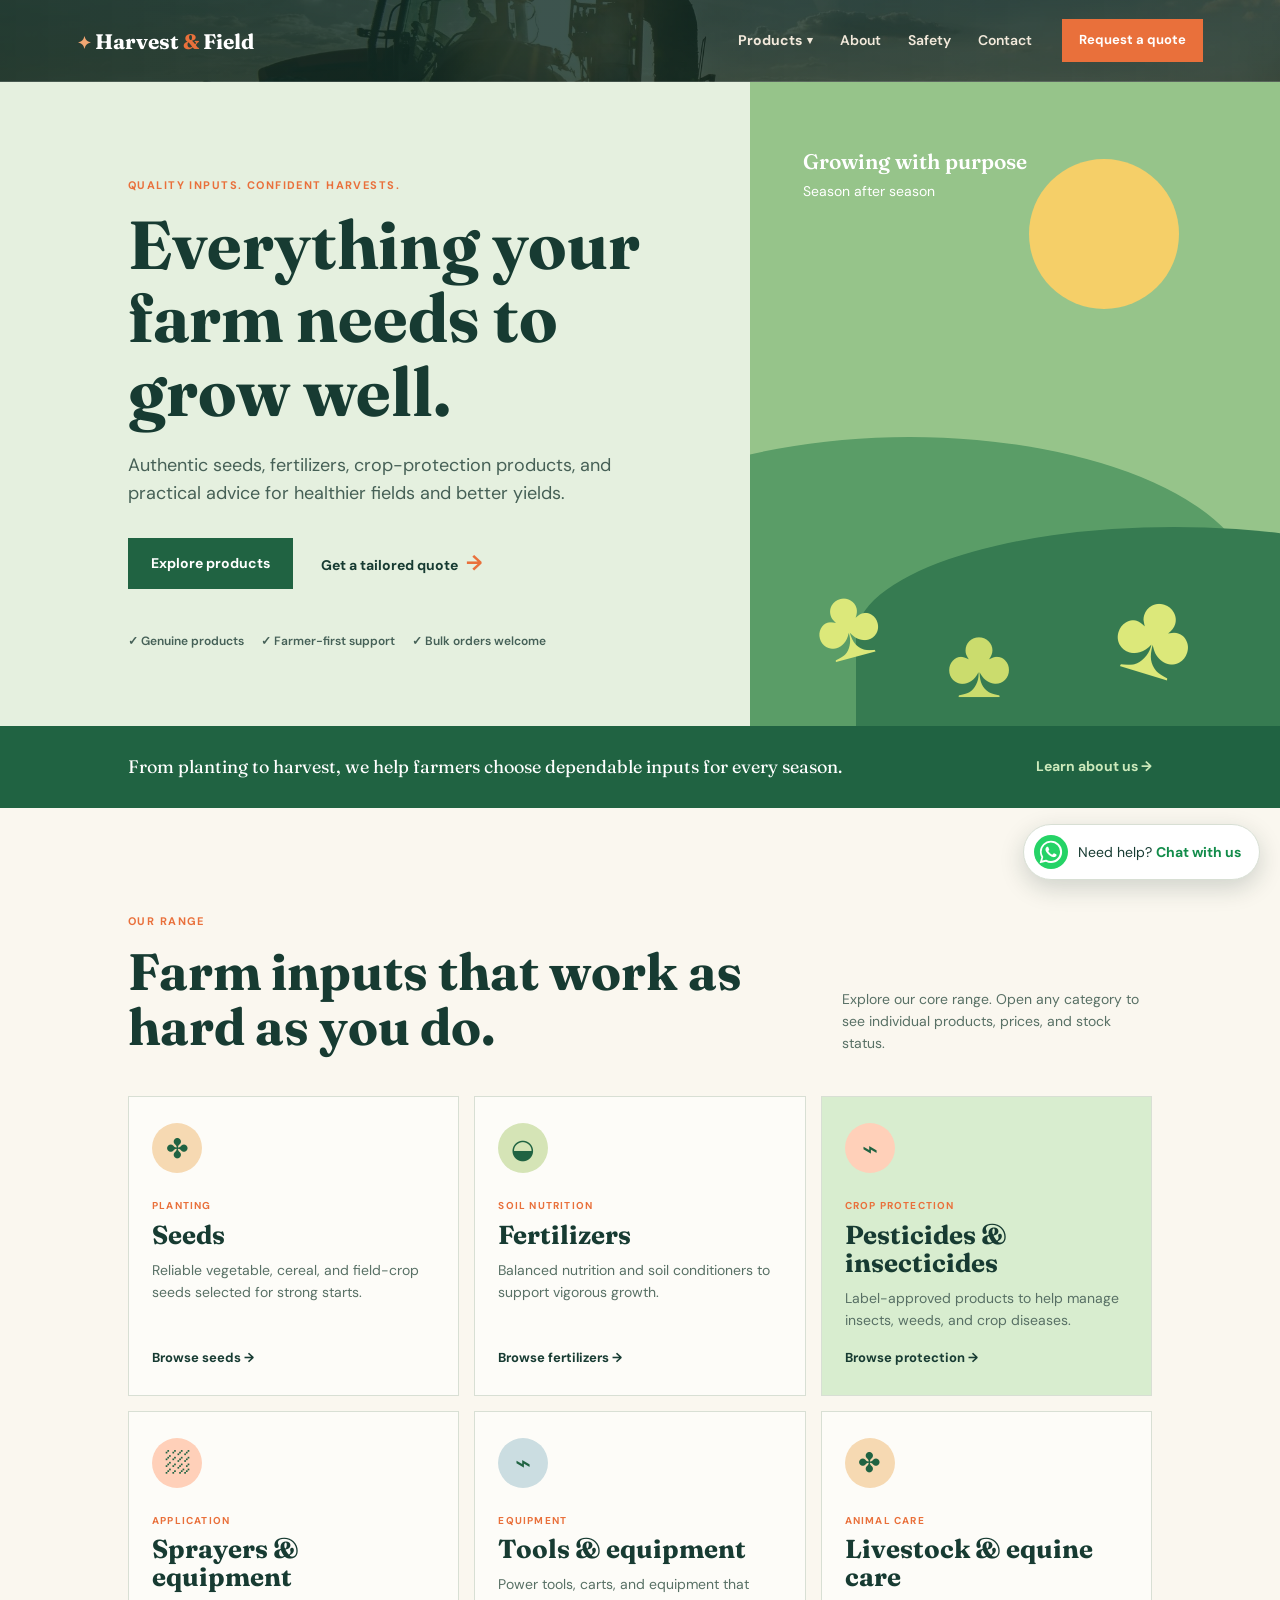
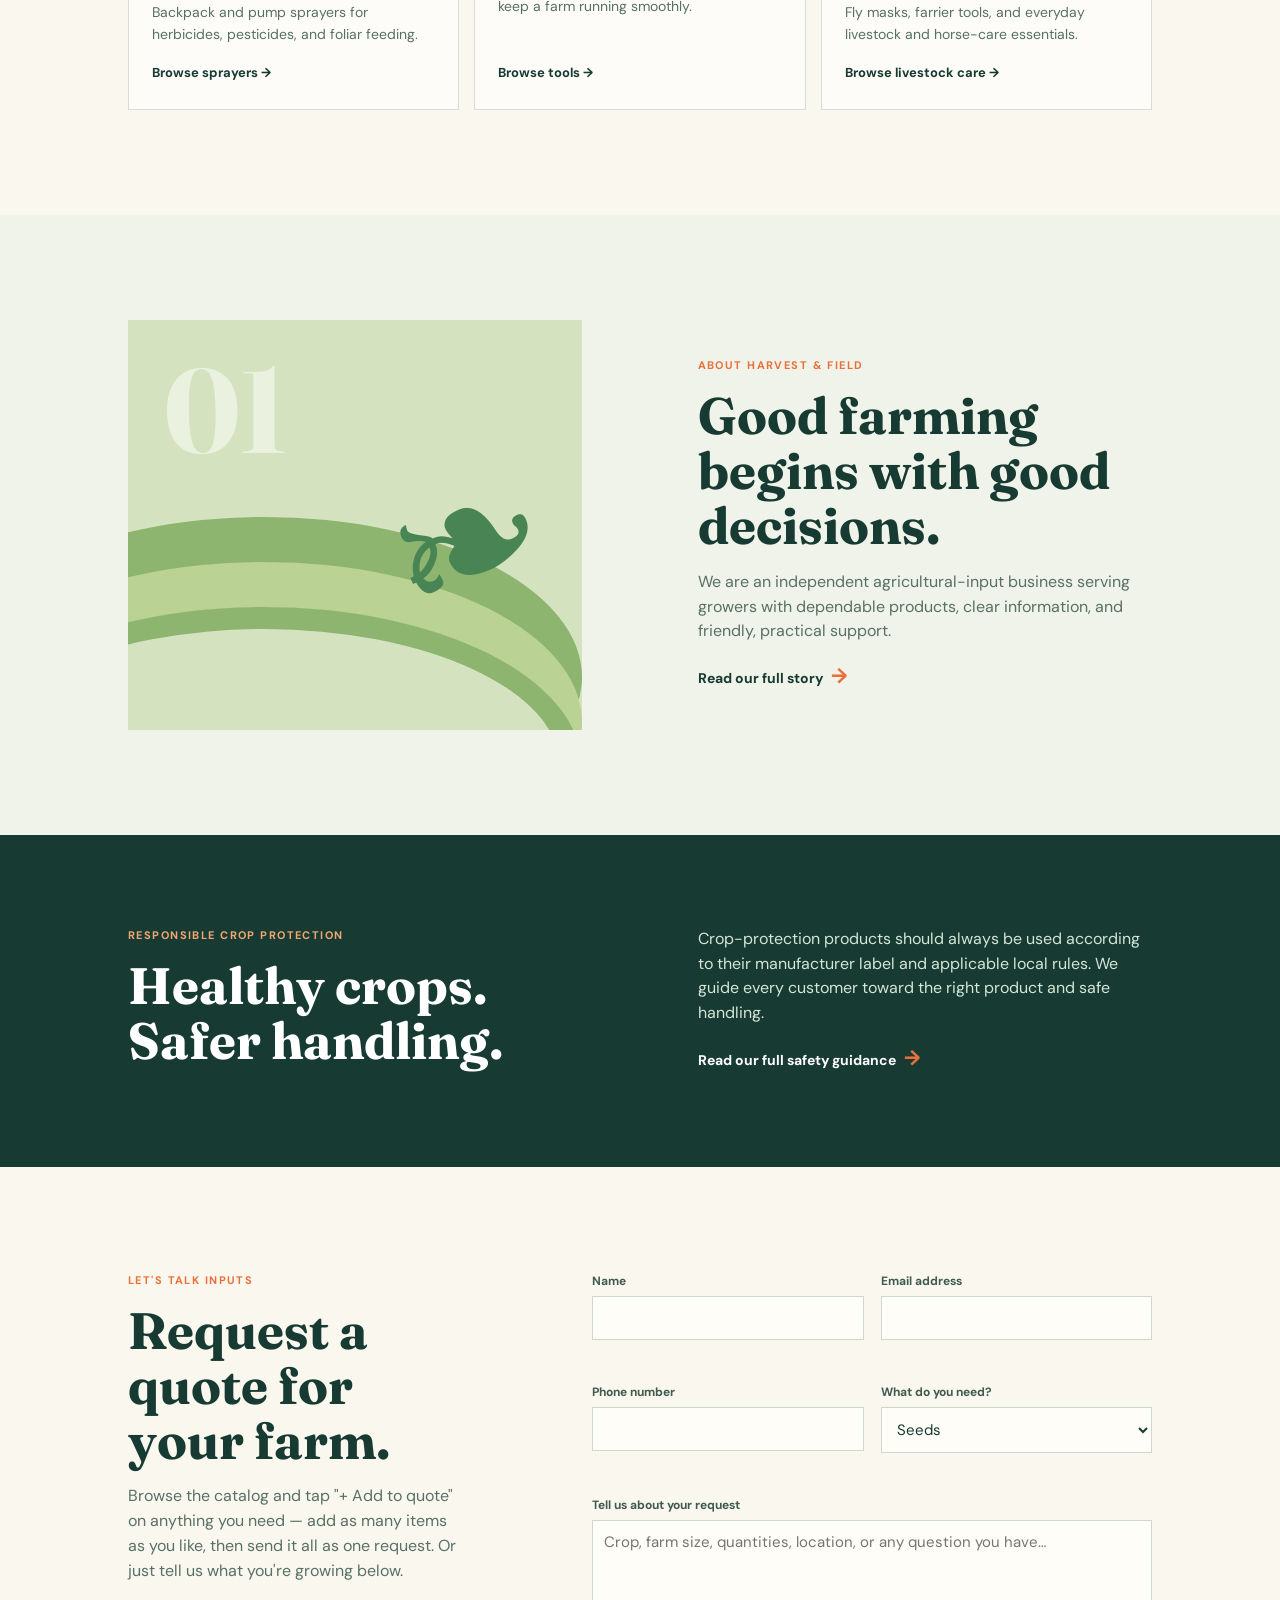
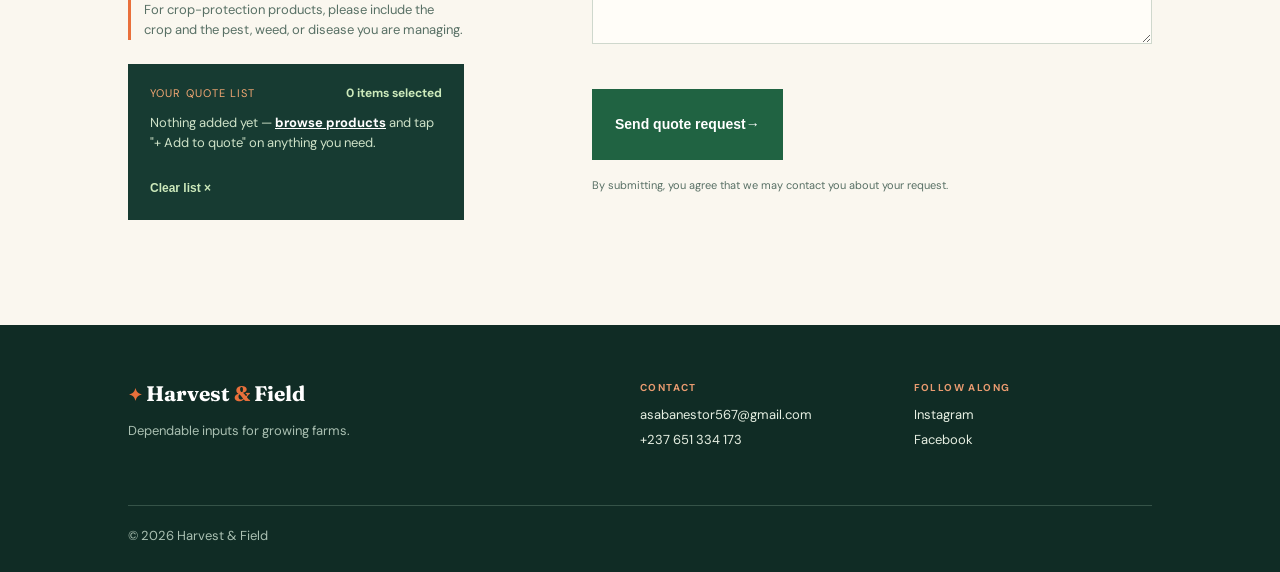
<file: index.html>
<!doctype html>
<html lang="en">
  <head>
    <meta charset="UTF-8" />
    <meta name="viewport" content="width=device-width, initial-scale=1.0" />
    <meta name="description" content="Trusted crop protection, fertilizers, seeds, and farm inputs." />
    <title>Harvest &amp; Field | Agricultural Inputs</title>
    <link rel="preconnect" href="https://fonts.googleapis.com" />
    <link rel="preconnect" href="https://fonts.gstatic.com" crossorigin />
    <link href="https://fonts.googleapis.com/css2?family=DM+Sans:wght@400;500;600;700&family=Fraunces:opsz,wght@9..144,600;9..144,700&display=swap" rel="stylesheet" />
    <link rel="stylesheet" href="styles.css" />
  </head>
  <body>
    <!-- Replace the phone number below with your real WhatsApp Business number (digits only, country code first, no + or spaces) -->
    <a class="whatsapp-widget" href="https://wa.me/237651334173" target="_blank" rel="noopener noreferrer" aria-label="Chat with us on WhatsApp">
      <svg class="whatsapp-icon" viewBox="0 0 32 32" xmlns="http://www.w3.org/2000/svg" aria-hidden="true">
        <circle cx="16" cy="16" r="16" fill="#25D366"/>
        <path fill="#fff" d="M23.47 8.52A10.4 10.4 0 0 0 16.02 5.3c-5.76 0-10.44 4.68-10.44 10.44 0 1.84.48 3.63 1.4 5.21L5.3 26.7l5.9-1.55a10.42 10.42 0 0 0 4.82 1.23h.01c5.76 0 10.44-4.68 10.44-10.44 0-2.79-1.09-5.41-3.06-7.38zm-7.45 16.06h-.01a8.66 8.66 0 0 1-4.42-1.21l-.32-.19-3.5.92.94-3.42-.21-.35a8.65 8.65 0 0 1-1.33-4.6 8.68 8.68 0 0 1 8.68-8.68 8.62 8.62 0 0 1 6.14 2.55 8.61 8.61 0 0 1 2.54 6.14c0 4.79-3.9 8.68-8.68 8.68zm4.76-6.5c-.26-.13-1.54-.76-1.78-.85-.24-.09-.41-.13-.59.13-.17.26-.67.85-.82 1.02-.15.17-.3.19-.56.06-.26-.13-1.08-.4-2.06-1.27-.76-.68-1.28-1.51-1.42-1.77-.15-.26-.02-.4.11-.53.11-.11.26-.3.39-.44.13-.15.17-.26.26-.43.09-.17.04-.32-.02-.45-.06-.13-.59-1.43-.81-1.95-.21-.51-.43-.44-.59-.45l-.5-.01c-.17 0-.45.06-.69.32-.24.26-.9.88-.9 2.15 0 1.27.92 2.5 1.05 2.67.13.17 1.81 2.76 4.38 3.87.61.26 1.09.42 1.46.54.61.19 1.17.17 1.61.1.49-.07 1.54-.63 1.75-1.24.22-.61.22-1.13.15-1.24-.06-.11-.24-.17-.5-.3z"/>
      </svg>
      <span class="whatsapp-text">Need help? <strong>Chat with us</strong></span>
    </a>
    <header class="site-header">
      <a class="brand" href="#home" aria-label="Harvest and Field home"><span class="brand-mark">✦</span> Harvest <em>&amp;</em> Field</a>
      <button class="menu-button" aria-expanded="false" aria-controls="site-nav">Menu</button>
      <nav id="site-nav" class="site-nav" aria-label="Main navigation">
        <div class="nav-dropdown">
          <button class="nav-dropdown-trigger" aria-expanded="false" aria-controls="nav-dropdown-panel">Products <span class="caret">▾</span></button>
          <div id="nav-dropdown-panel" class="nav-dropdown-panel">
            <a href="products/index.html#seeds">Seeds</a>
            <a href="products/index.html#fertilizers">Fertilizers</a>
            <a href="products/index.html#protection">Pesticides &amp; insecticides</a>
            <a href="products/index.html#sprayers">Sprayers &amp; application equipment</a>
            <a href="products/index.html#tools">Tools &amp; equipment</a>
            <a href="products/index.html#livestock-care">Livestock &amp; equine care</a>
            <a class="nav-dropdown-all" href="products/index.html">View all products →</a>
          </div>
        </div>
        <a href="about.html">About</a><a href="safety.html">Safety</a><a href="#contact">Contact</a>
        <a href="#quote" class="nav-cta-mobile">Request a quote <span class="cart-badge" data-cart-badge hidden>0</span></a>
      </nav>
      <a class="button button-small header-cta" href="#quote">Request a quote <span class="cart-badge" data-cart-badge hidden>0</span></a>
    </header>

    <main>
      <section id="home" class="hero">
        <div class="hero-copy">
          <p class="eyebrow">Quality inputs. Confident harvests.</p>
          <h1>Everything your farm needs to grow well.</h1>
          <p class="hero-text">Authentic seeds, fertilizers, crop-protection products, and practical advice for healthier fields and better yields.</p>
          <div class="hero-actions"><a class="button" href="products/index.html">Explore products</a><a class="text-link" href="#quote">Get a tailored quote <span>→</span></a></div>
          <div class="trust-row"><span>✓ Genuine products</span><span>✓ Farmer-first support</span><span>✓ Bulk orders welcome</span></div>
        </div>
        <div class="hero-art" role="img" aria-label="Illustration of growing farm crops">
          <div class="sun"></div><div class="hill hill-back"></div><div class="hill hill-front"></div><div class="plant plant-one">♣</div><div class="plant plant-two">♣</div><div class="plant plant-three">♣</div>
          <p>Growing with purpose<br /><span>Season after season</span></p>
        </div>
      </section>

      <section class="intro-strip"><p>From planting to harvest, we help farmers choose dependable inputs for every season.</p><a href="about.html">Learn about us →</a></section>

      <section id="products" class="section products">
        <div class="section-heading"><div><p class="eyebrow">Our range</p><h2>Farm inputs that work as hard as you do.</h2></div><p>Explore our core range. Open any category to see individual products, prices, and stock status.</p></div>
        <div class="product-grid product-grid-6">
          <a class="product-card" href="products/index.html#seeds"><div class="product-icon seed">✤</div><p class="card-label">Planting</p><h3>Seeds</h3><p>Reliable vegetable, cereal, and field-crop seeds selected for strong starts.</p><span class="text-link-inline">Browse seeds →</span></a>
          <a class="product-card" href="products/index.html#fertilizers"><div class="product-icon fertilizer">◒</div><p class="card-label">Soil nutrition</p><h3>Fertilizers</h3><p>Balanced nutrition and soil conditioners to support vigorous growth.</p><span class="text-link-inline">Browse fertilizers →</span></a>
          <a class="product-card featured" href="products/index.html#protection"><div class="product-icon protect">⌁</div><p class="card-label">Crop protection</p><h3>Pesticides &amp; insecticides</h3><p>Label-approved products to help manage insects, weeds, and crop diseases.</p><span class="text-link-inline">Browse protection →</span></a>
          <a class="product-card" href="products/index.html#sprayers"><div class="product-icon protect">⛆</div><p class="card-label">Application</p><h3>Sprayers &amp; equipment</h3><p>Backpack and pump sprayers for herbicides, pesticides, and foliar feeding.</p><span class="text-link-inline">Browse sprayers →</span></a>
          <a class="product-card" href="products/index.html#tools"><div class="product-icon tools">⌁</div><p class="card-label">Equipment</p><h3>Tools &amp; equipment</h3><p>Power tools, carts, and equipment that keep a farm running smoothly.</p><span class="text-link-inline">Browse tools →</span></a>
          <a class="product-card" href="products/index.html#livestock-care"><div class="product-icon seed">✤</div><p class="card-label">Animal care</p><h3>Livestock &amp; equine care</h3><p>Fly masks, farrier tools, and everyday livestock and horse-care essentials.</p><span class="text-link-inline">Browse livestock care →</span></a>
        </div>
      </section>

      <section id="about" class="section story">
        <div class="story-art"><span>01</span><div class="field-lines"></div><div class="story-leaf">❧</div></div>
        <div class="story-copy"><p class="eyebrow">About Harvest &amp; Field</p><h2>Good farming begins with good decisions.</h2><p>We are an independent agricultural-input business serving growers with dependable products, clear information, and friendly, practical support.</p><a class="text-link" href="about.html">Read our full story <span>→</span></a></div>
      </section>

      <section id="safety" class="safety-section"><div><p class="eyebrow">Responsible crop protection</p><h2>Healthy crops. Safer handling.</h2></div><div class="safety-copy"><p>Crop-protection products should always be used according to their manufacturer label and applicable local rules. We guide every customer toward the right product and safe handling.</p><a href="safety.html" class="text-link">Read our full safety guidance <span>→</span></a></div></section>

      <section id="quote" class="quote-section">
        <div class="quote-copy">
          <p class="eyebrow">Let's talk inputs</p>
          <h2>Request a quote for your farm.</h2>
          <p>Browse the catalog and tap "+ Add to quote" on anything you need — add as many items as you like, then send it all as one request. Or just tell us what you're growing below.</p>
          <p class="small-note">For crop-protection products, please include the crop and the pest, weed, or disease you are managing.</p>

          <div class="quote-cart-box">
            <div class="quote-cart-header">
              <p class="quote-selected-label">Your quote list</p>
              <span id="quote-cart-count" class="quote-cart-count">0 items selected</span>
            </div>
            <p id="quote-cart-empty" class="quote-cart-empty">Nothing added yet — <a href="products/index.html">browse products</a> and tap "+ Add to quote" on anything you need.</p>
            <ul id="quote-cart-list" class="quote-cart-list" hidden></ul>
            <button type="button" class="text-link quote-clear" id="quote-cart-clear">Clear list ×</button>
          </div>
        </div>
        <!-- Replace YOUR_FORMSPREE_FORM_ID with the form ID from your Formspree dashboard. -->
        <form class="quote-form" action="https://formspree.io/f/YOUR_FORMSPREE_FORM_ID" method="POST">
          <label>Name<input type="text" name="name" required autocomplete="name" /></label>
          <label>Email address<input type="email" name="email" required autocomplete="email" /></label>
          <label>Phone number<input type="tel" name="phone" autocomplete="tel" /></label>
          <label>What do you need?<select name="interest" id="quote-interest">
            <option value="Seeds">Seeds</option>
            <option value="Fertilizers">Fertilizers</option>
            <option value="Pesticides and insecticides">Pesticides &amp; insecticides</option>
            <option value="Sprayers and application equipment">Sprayers &amp; application equipment</option>
            <option value="Tools and equipment">Tools &amp; equipment</option>
            <option value="Livestock and equine care">Livestock &amp; equine care</option>
            <option value="Bulk order">Bulk order</option>
          </select></label>
          <input type="hidden" name="products" id="quote-products-field" value="" />
          <label class="full-width">Tell us about your request<textarea name="message" id="quote-message" rows="5" required placeholder="Crop, farm size, quantities, location, or any question you have…"></textarea></label>
          <input type="hidden" name="_subject" value="New Harvest & Field quote request" />
          <button class="button form-button" type="submit">Send quote request <span>→</span></button>
          <p class="form-note">By submitting, you agree that we may contact you about your request.</p>
        </form>
      </section>
    </main>
    <footer id="contact" class="site-footer"><div class="footer-brand"><a class="brand" href="#home"><span class="brand-mark">✦</span> Harvest <em>&amp;</em> Field</a><p>Dependable inputs for growing farms.</p></div><div><p class="footer-label">Contact</p><a href="mailto:asabanestor567@gmail.com">asabanestor567@gmail.com</a><a href="tel:+237651334173">+237 651 334 173</a></div><div><p class="footer-label">Follow along</p><a href="#">Instagram</a><a href="#">Facebook</a></div><p class="copyright">© <span id="year"></span> Harvest &amp; Field</p></footer>
    <script src="products.js"></script>
    <script src="script.js"></script>
    <script src="quote-cart.js"></script>
  </body>
</html>
</file>
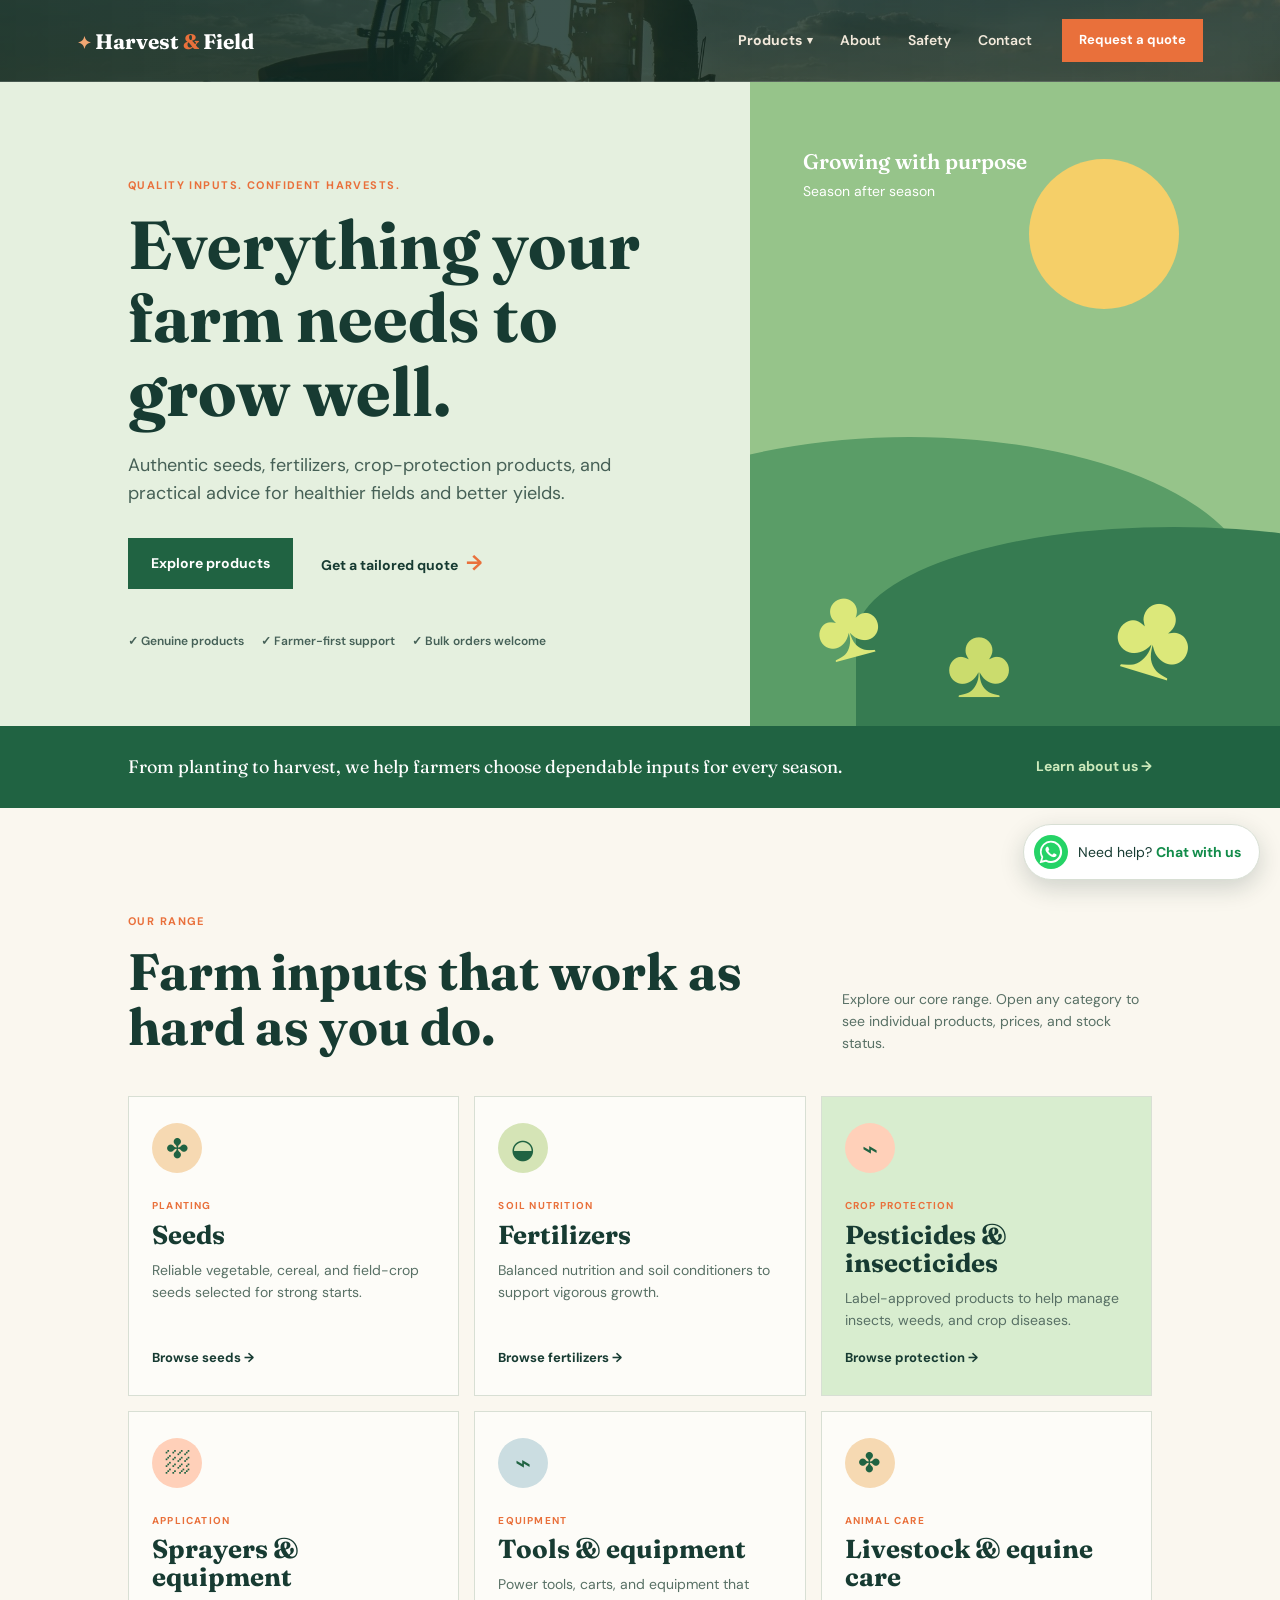
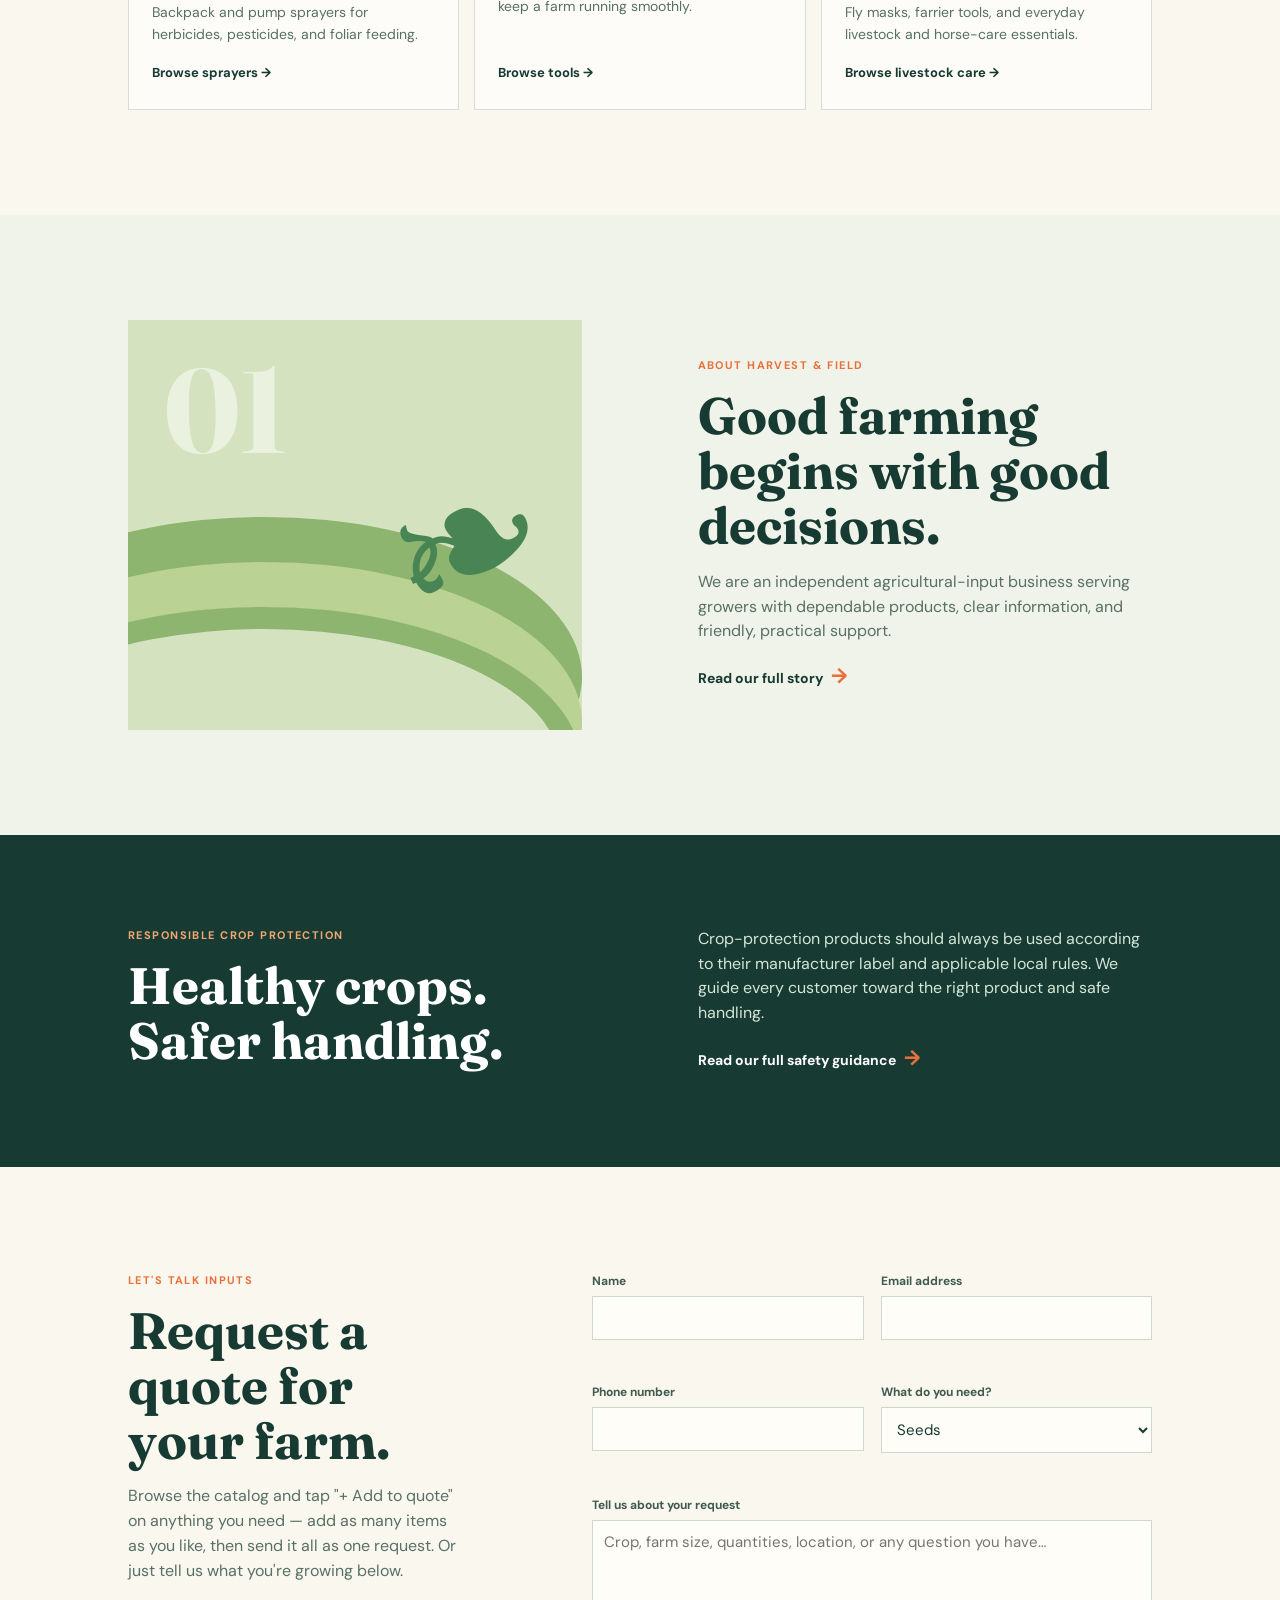
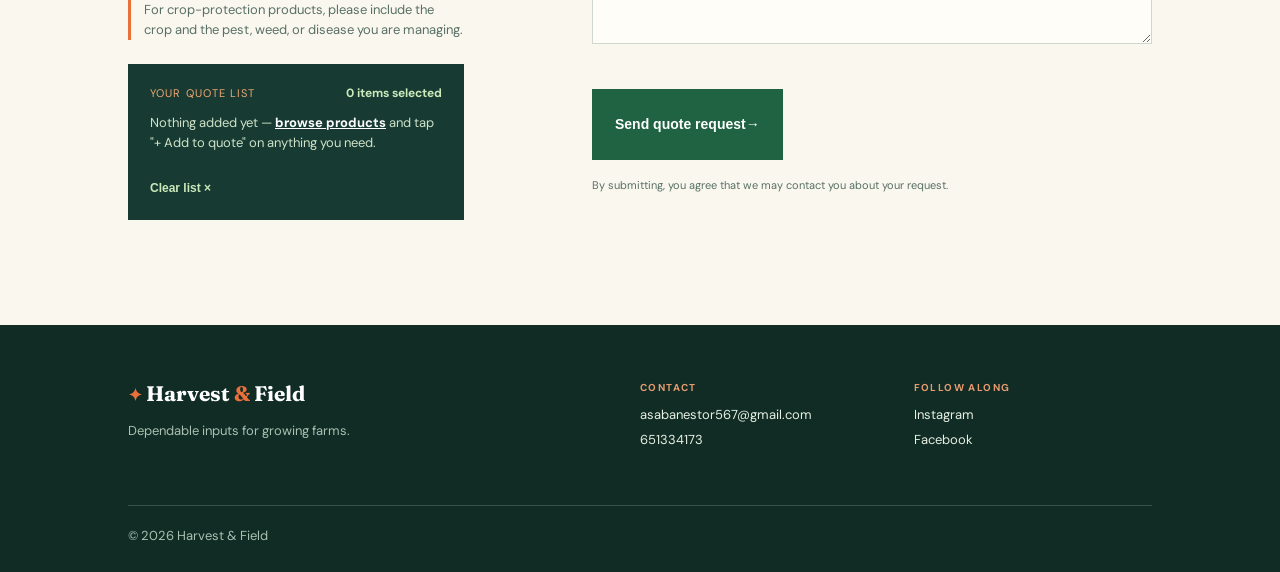
<file: harvest-and-field-site/index.html>
<!doctype html>
<html lang="en">
  <head>
    <meta charset="UTF-8" />
    <meta name="viewport" content="width=device-width, initial-scale=1.0" />
    <meta name="description" content="Trusted crop protection, fertilizers, seeds, and farm inputs." />
    <title>Harvest &amp; Field | Agricultural Inputs</title>
    <link rel="preconnect" href="https://fonts.googleapis.com" />
    <link rel="preconnect" href="https://fonts.gstatic.com" crossorigin />
    <link href="https://fonts.googleapis.com/css2?family=DM+Sans:wght@400;500;600;700&family=Fraunces:opsz,wght@9..144,600;9..144,700&display=swap" rel="stylesheet" />
    <link rel="stylesheet" href="styles.css" />
  </head>
  <body>
    <!-- Replace the phone number below with your real WhatsApp Business number (digits only, country code first, no + or spaces) -->
    <a class="whatsapp-widget" href="https://wa.me/651334173" target="_blank" rel="noopener noreferrer" aria-label="Chat with us on WhatsApp">
      <svg class="whatsapp-icon" viewBox="0 0 32 32" xmlns="http://www.w3.org/2000/svg" aria-hidden="true">
        <circle cx="16" cy="16" r="16" fill="#25D366"/>
        <path fill="#fff" d="M23.47 8.52A10.4 10.4 0 0 0 16.02 5.3c-5.76 0-10.44 4.68-10.44 10.44 0 1.84.48 3.63 1.4 5.21L5.3 26.7l5.9-1.55a10.42 10.42 0 0 0 4.82 1.23h.01c5.76 0 10.44-4.68 10.44-10.44 0-2.79-1.09-5.41-3.06-7.38zm-7.45 16.06h-.01a8.66 8.66 0 0 1-4.42-1.21l-.32-.19-3.5.92.94-3.42-.21-.35a8.65 8.65 0 0 1-1.33-4.6 8.68 8.68 0 0 1 8.68-8.68 8.62 8.62 0 0 1 6.14 2.55 8.61 8.61 0 0 1 2.54 6.14c0 4.79-3.9 8.68-8.68 8.68zm4.76-6.5c-.26-.13-1.54-.76-1.78-.85-.24-.09-.41-.13-.59.13-.17.26-.67.85-.82 1.02-.15.17-.3.19-.56.06-.26-.13-1.08-.4-2.06-1.27-.76-.68-1.28-1.51-1.42-1.77-.15-.26-.02-.4.11-.53.11-.11.26-.3.39-.44.13-.15.17-.26.26-.43.09-.17.04-.32-.02-.45-.06-.13-.59-1.43-.81-1.95-.21-.51-.43-.44-.59-.45l-.5-.01c-.17 0-.45.06-.69.32-.24.26-.9.88-.9 2.15 0 1.27.92 2.5 1.05 2.67.13.17 1.81 2.76 4.38 3.87.61.26 1.09.42 1.46.54.61.19 1.17.17 1.61.1.49-.07 1.54-.63 1.75-1.24.22-.61.22-1.13.15-1.24-.06-.11-.24-.17-.5-.3z"/>
      </svg>
      <span class="whatsapp-text">Need help? <strong>Chat with us</strong></span>
    </a>
    <header class="site-header">
      <a class="brand" href="#home" aria-label="Harvest and Field home"><span class="brand-mark">✦</span> Harvest <em>&amp;</em> Field</a>
      <button class="menu-button" aria-expanded="false" aria-controls="site-nav">Menu</button>
      <nav id="site-nav" class="site-nav" aria-label="Main navigation">
        <div class="nav-dropdown">
          <button class="nav-dropdown-trigger" aria-expanded="false" aria-controls="nav-dropdown-panel">Products <span class="caret">▾</span></button>
          <div id="nav-dropdown-panel" class="nav-dropdown-panel">
            <a href="products/index.html#seeds">Seeds</a>
            <a href="products/index.html#fertilizers">Fertilizers</a>
            <a href="products/index.html#protection">Pesticides &amp; insecticides</a>
            <a href="products/index.html#sprayers">Sprayers &amp; application equipment</a>
            <a href="products/index.html#tools">Tools &amp; equipment</a>
            <a href="products/index.html#livestock-care">Livestock &amp; equine care</a>
            <a class="nav-dropdown-all" href="products/index.html">View all products →</a>
          </div>
        </div>
        <a href="about.html">About</a><a href="safety.html">Safety</a><a href="#contact">Contact</a>
        <a href="#quote" class="nav-cta-mobile">Request a quote <span class="cart-badge" data-cart-badge hidden>0</span></a>
      </nav>
      <a class="button button-small header-cta" href="#quote">Request a quote <span class="cart-badge" data-cart-badge hidden>0</span></a>
    </header>

    <main>
      <section id="home" class="hero">
        <div class="hero-copy">
          <p class="eyebrow">Quality inputs. Confident harvests.</p>
          <h1>Everything your farm needs to grow well.</h1>
          <p class="hero-text">Authentic seeds, fertilizers, crop-protection products, and practical advice for healthier fields and better yields.</p>
          <div class="hero-actions"><a class="button" href="products/index.html">Explore products</a><a class="text-link" href="#quote">Get a tailored quote <span>→</span></a></div>
          <div class="trust-row"><span>✓ Genuine products</span><span>✓ Farmer-first support</span><span>✓ Bulk orders welcome</span></div>
        </div>
        <div class="hero-art" role="img" aria-label="Illustration of growing farm crops">
          <div class="sun"></div><div class="hill hill-back"></div><div class="hill hill-front"></div><div class="plant plant-one">♣</div><div class="plant plant-two">♣</div><div class="plant plant-three">♣</div>
          <p>Growing with purpose<br /><span>Season after season</span></p>
        </div>
      </section>

      <section class="intro-strip"><p>From planting to harvest, we help farmers choose dependable inputs for every season.</p><a href="about.html">Learn about us →</a></section>

      <section id="products" class="section products">
        <div class="section-heading"><div><p class="eyebrow">Our range</p><h2>Farm inputs that work as hard as you do.</h2></div><p>Explore our core range. Open any category to see individual products, prices, and stock status.</p></div>
        <div class="product-grid product-grid-6">
          <a class="product-card" href="products/index.html#seeds"><div class="product-icon seed">✤</div><p class="card-label">Planting</p><h3>Seeds</h3><p>Reliable vegetable, cereal, and field-crop seeds selected for strong starts.</p><span class="text-link-inline">Browse seeds →</span></a>
          <a class="product-card" href="products/index.html#fertilizers"><div class="product-icon fertilizer">◒</div><p class="card-label">Soil nutrition</p><h3>Fertilizers</h3><p>Balanced nutrition and soil conditioners to support vigorous growth.</p><span class="text-link-inline">Browse fertilizers →</span></a>
          <a class="product-card featured" href="products/index.html#protection"><div class="product-icon protect">⌁</div><p class="card-label">Crop protection</p><h3>Pesticides &amp; insecticides</h3><p>Label-approved products to help manage insects, weeds, and crop diseases.</p><span class="text-link-inline">Browse protection →</span></a>
          <a class="product-card" href="products/index.html#sprayers"><div class="product-icon protect">⛆</div><p class="card-label">Application</p><h3>Sprayers &amp; equipment</h3><p>Backpack and pump sprayers for herbicides, pesticides, and foliar feeding.</p><span class="text-link-inline">Browse sprayers →</span></a>
          <a class="product-card" href="products/index.html#tools"><div class="product-icon tools">⌁</div><p class="card-label">Equipment</p><h3>Tools &amp; equipment</h3><p>Power tools, carts, and equipment that keep a farm running smoothly.</p><span class="text-link-inline">Browse tools →</span></a>
          <a class="product-card" href="products/index.html#livestock-care"><div class="product-icon seed">✤</div><p class="card-label">Animal care</p><h3>Livestock &amp; equine care</h3><p>Fly masks, farrier tools, and everyday livestock and horse-care essentials.</p><span class="text-link-inline">Browse livestock care →</span></a>
        </div>
      </section>

      <section id="about" class="section story">
        <div class="story-art"><span>01</span><div class="field-lines"></div><div class="story-leaf">❧</div></div>
        <div class="story-copy"><p class="eyebrow">About Harvest &amp; Field</p><h2>Good farming begins with good decisions.</h2><p>We are an independent agricultural-input business serving growers with dependable products, clear information, and friendly, practical support.</p><a class="text-link" href="about.html">Read our full story <span>→</span></a></div>
      </section>

      <section id="safety" class="safety-section"><div><p class="eyebrow">Responsible crop protection</p><h2>Healthy crops. Safer handling.</h2></div><div class="safety-copy"><p>Crop-protection products should always be used according to their manufacturer label and applicable local rules. We guide every customer toward the right product and safe handling.</p><a href="safety.html" class="text-link">Read our full safety guidance <span>→</span></a></div></section>

      <section id="quote" class="quote-section">
        <div class="quote-copy">
          <p class="eyebrow">Let's talk inputs</p>
          <h2>Request a quote for your farm.</h2>
          <p>Browse the catalog and tap "+ Add to quote" on anything you need — add as many items as you like, then send it all as one request. Or just tell us what you're growing below.</p>
          <p class="small-note">For crop-protection products, please include the crop and the pest, weed, or disease you are managing.</p>

          <div class="quote-cart-box">
            <div class="quote-cart-header">
              <p class="quote-selected-label">Your quote list</p>
              <span id="quote-cart-count" class="quote-cart-count">0 items selected</span>
            </div>
            <p id="quote-cart-empty" class="quote-cart-empty">Nothing added yet — <a href="products/index.html">browse products</a> and tap "+ Add to quote" on anything you need.</p>
            <ul id="quote-cart-list" class="quote-cart-list" hidden></ul>
            <button type="button" class="text-link quote-clear" id="quote-cart-clear">Clear list ×</button>
          </div>
        </div>
        <!-- Replace YOUR_FORMSPREE_FORM_ID with the form ID from your Formspree dashboard. -->
        <form class="quote-form" action="https://formspree.io/f/YOUR_FORMSPREE_FORM_ID" method="POST">
          <label>Name<input type="text" name="name" required autocomplete="name" /></label>
          <label>Email address<input type="email" name="email" required autocomplete="email" /></label>
          <label>Phone number<input type="tel" name="phone" autocomplete="tel" /></label>
          <label>What do you need?<select name="interest" id="quote-interest">
            <option value="Seeds">Seeds</option>
            <option value="Fertilizers">Fertilizers</option>
            <option value="Pesticides and insecticides">Pesticides &amp; insecticides</option>
            <option value="Sprayers and application equipment">Sprayers &amp; application equipment</option>
            <option value="Tools and equipment">Tools &amp; equipment</option>
            <option value="Livestock and equine care">Livestock &amp; equine care</option>
            <option value="Bulk order">Bulk order</option>
          </select></label>
          <input type="hidden" name="products" id="quote-products-field" value="" />
          <label class="full-width">Tell us about your request<textarea name="message" id="quote-message" rows="5" required placeholder="Crop, farm size, quantities, location, or any question you have…"></textarea></label>
          <input type="hidden" name="_subject" value="New Harvest & Field quote request" />
          <button class="button form-button" type="submit">Send quote request <span>→</span></button>
          <p class="form-note">By submitting, you agree that we may contact you about your request.</p>
        </form>
      </section>
    </main>
    <footer id="contact" class="site-footer"><div class="footer-brand"><a class="brand" href="#home"><span class="brand-mark">✦</span> Harvest <em>&amp;</em> Field</a><p>Dependable inputs for growing farms.</p></div><div><p class="footer-label">Contact</p><a href="mailto:asabanestor567@gmail.com">asabanestor567@gmail.com</a><a href="tel:651334173">651334173</a></div><div><p class="footer-label">Follow along</p><a href="#">Instagram</a><a href="#">Facebook</a></div><p class="copyright">© <span id="year"></span> Harvest &amp; Field</p></footer>
    <script src="products.js"></script>
    <script src="script.js"></script>
    <script src="quote-cart.js"></script>
  </body>
</html>
</file>
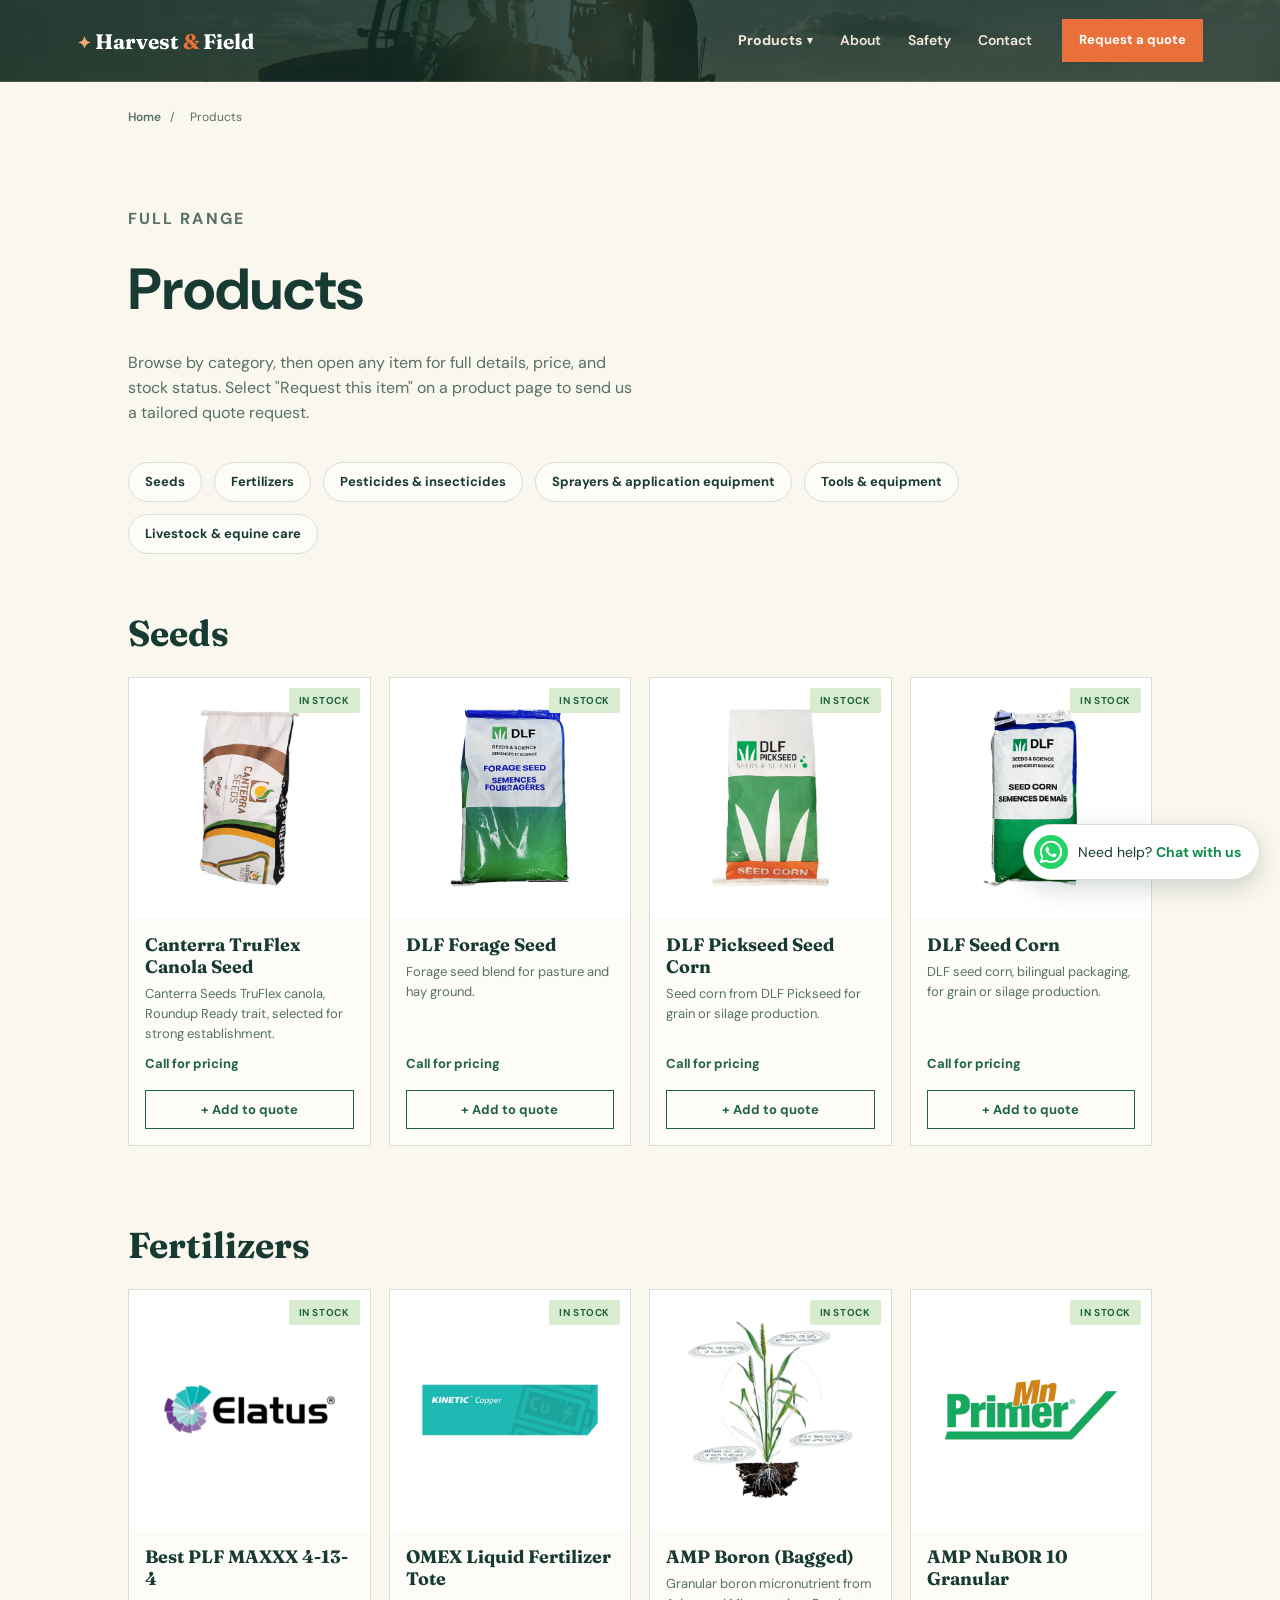
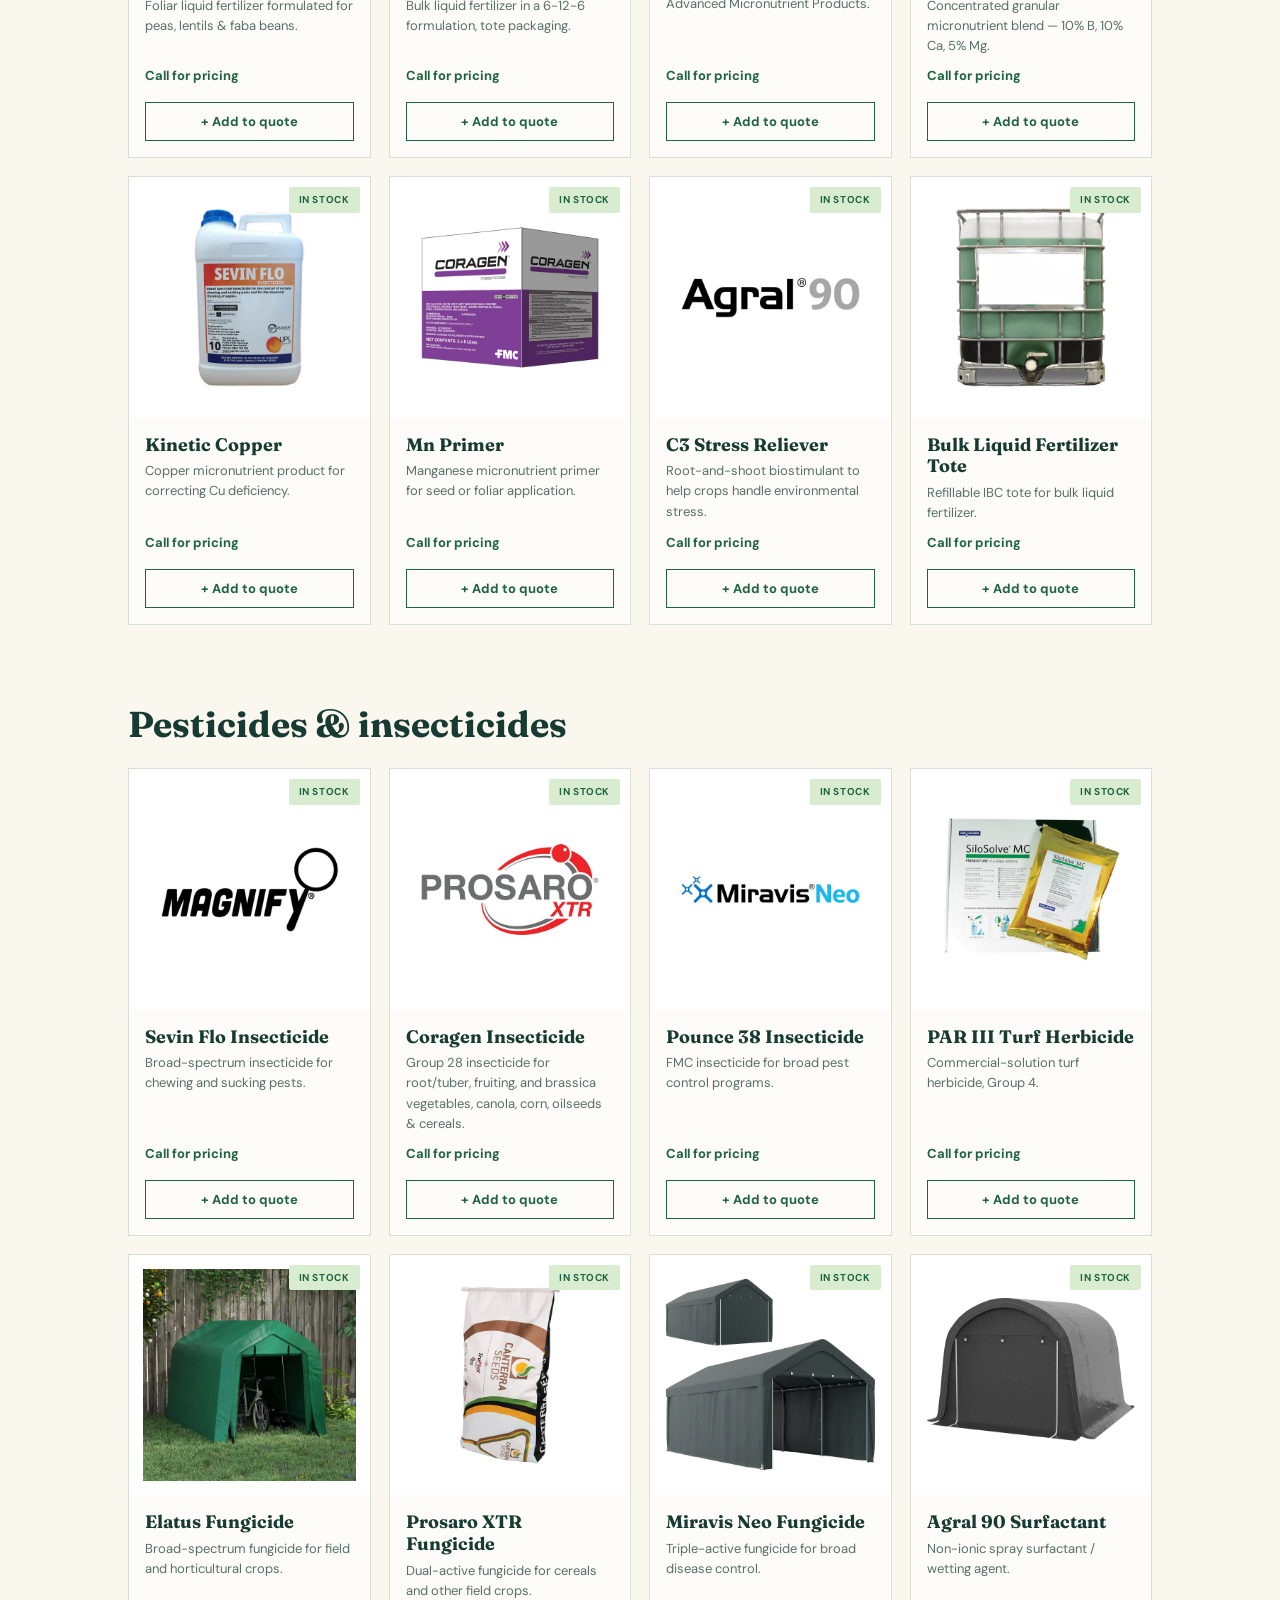
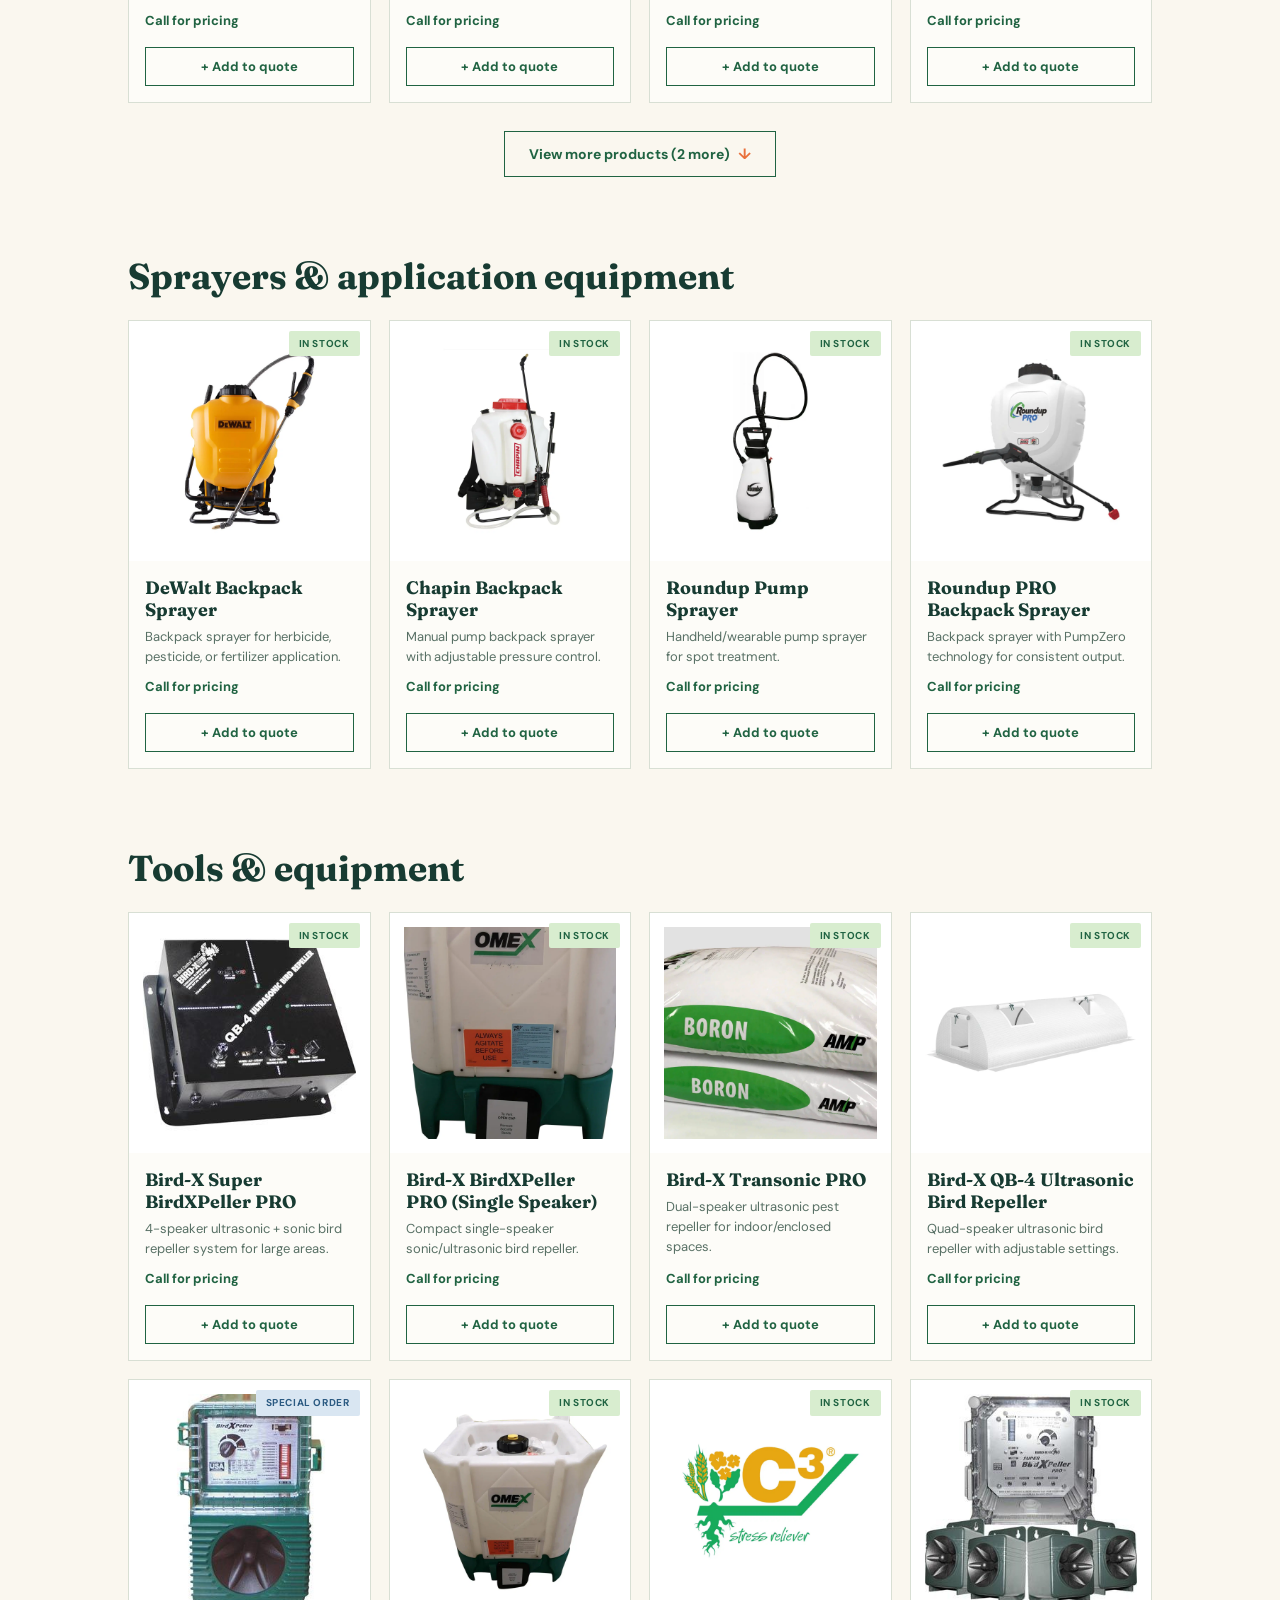
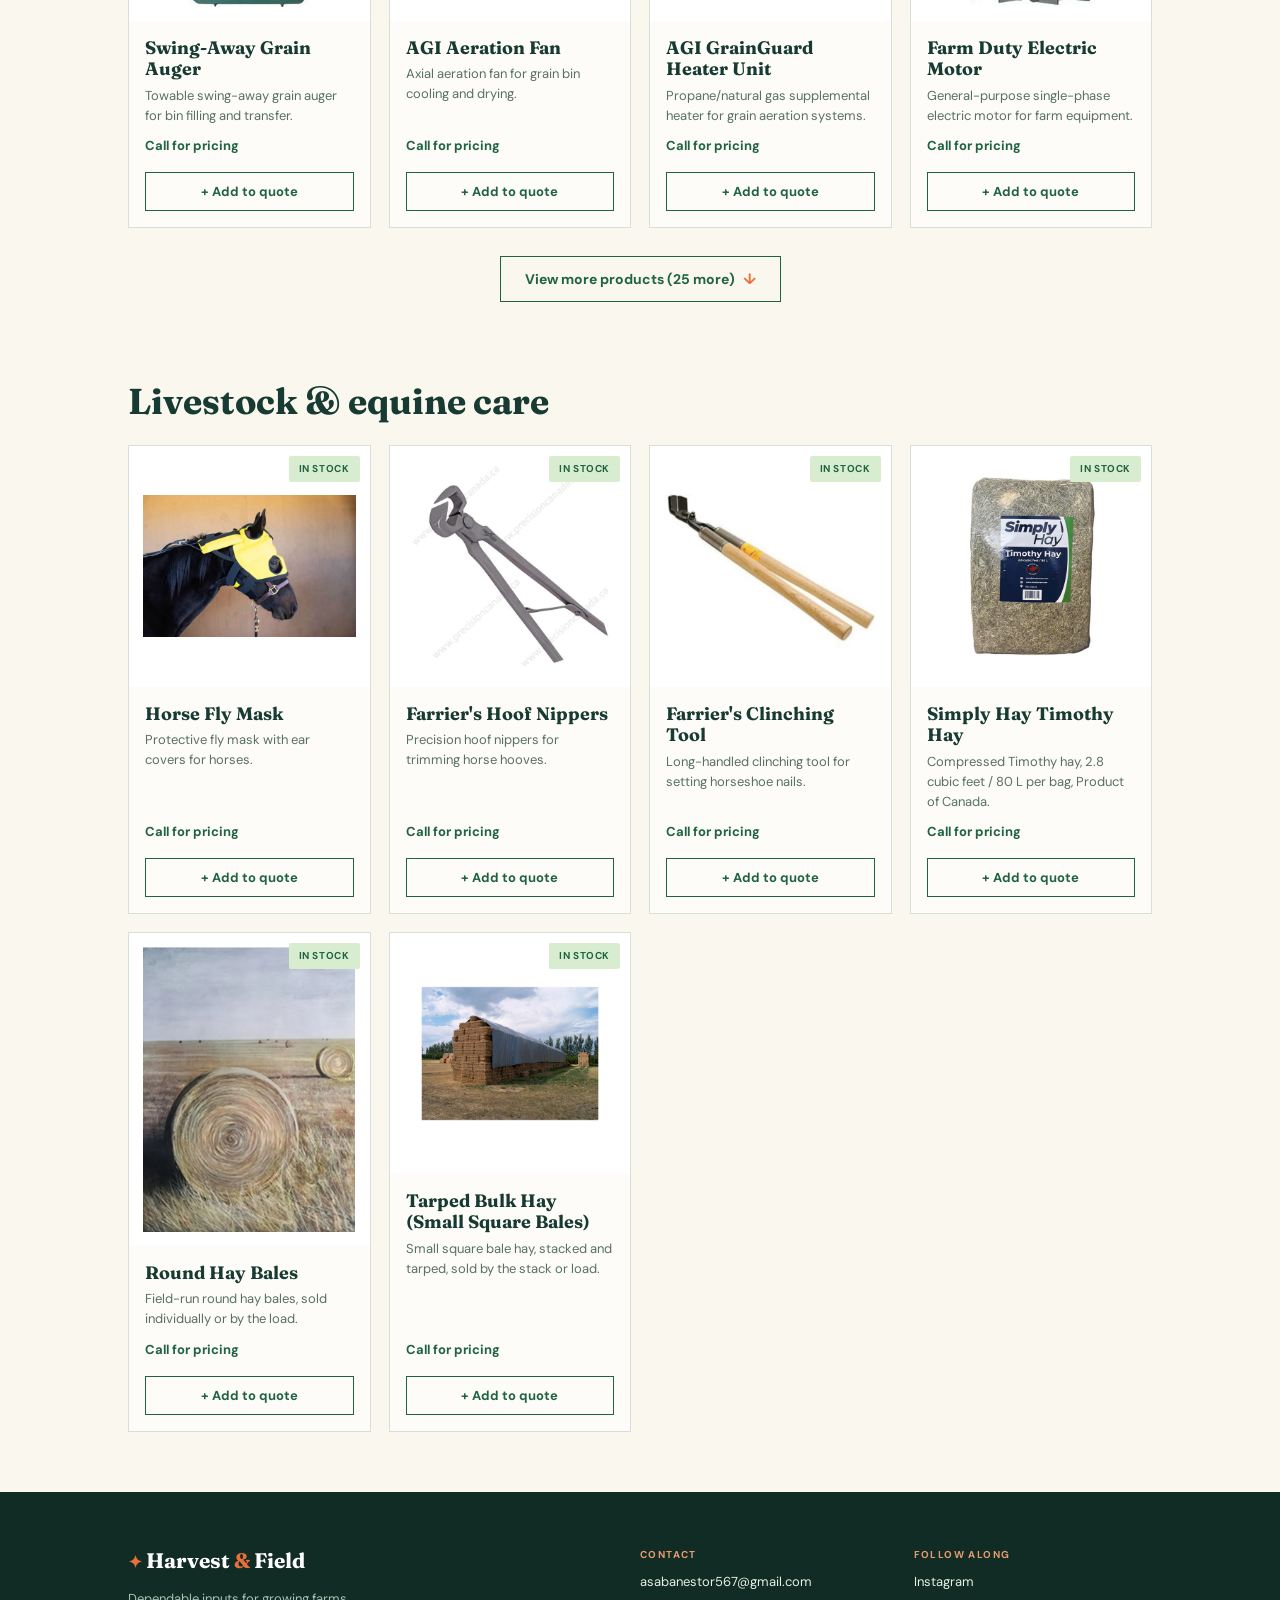
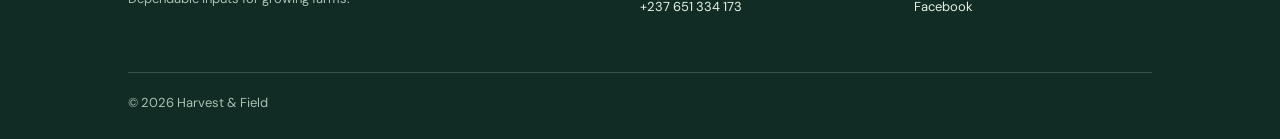
<file: products/index.html>
<!doctype html>
<html lang="en">
  <head>
    <meta charset="UTF-8" />
    <meta name="viewport" content="width=device-width, initial-scale=1.0" />
    <meta name="description" content="Browse seeds, fertilizers, crop protection, sprayers, farm tools, and livestock care products from Harvest & Field." />
    <title>Products | Harvest &amp; Field</title>
    <link rel="preconnect" href="https://fonts.googleapis.com" />
    <link rel="preconnect" href="https://fonts.gstatic.com" crossorigin />
    <link href="https://fonts.googleapis.com/css2?family=DM+Sans:wght@400;500;600;700&family=Fraunces:opsz,wght@9..144,600;9..144,700&display=swap" rel="stylesheet" />
    <link rel="stylesheet" href="../styles.css" />
  </head>
  <body>
    <!-- Replace the phone number below with your real WhatsApp Business number (digits only, country code first, no + or spaces) -->
    <a class="whatsapp-widget" href="https://wa.me/237651334173" target="_blank" rel="noopener noreferrer" aria-label="Chat with us on WhatsApp">
      <svg class="whatsapp-icon" viewBox="0 0 32 32" xmlns="http://www.w3.org/2000/svg" aria-hidden="true">
        <circle cx="16" cy="16" r="16" fill="#25D366"/>
        <path fill="#fff" d="M23.47 8.52A10.4 10.4 0 0 0 16.02 5.3c-5.76 0-10.44 4.68-10.44 10.44 0 1.84.48 3.63 1.4 5.21L5.3 26.7l5.9-1.55a10.42 10.42 0 0 0 4.82 1.23h.01c5.76 0 10.44-4.68 10.44-10.44 0-2.79-1.09-5.41-3.06-7.38zm-7.45 16.06h-.01a8.66 8.66 0 0 1-4.42-1.21l-.32-.19-3.5.92.94-3.42-.21-.35a8.65 8.65 0 0 1-1.33-4.6 8.68 8.68 0 0 1 8.68-8.68 8.62 8.62 0 0 1 6.14 2.55 8.61 8.61 0 0 1 2.54 6.14c0 4.79-3.9 8.68-8.68 8.68zm4.76-6.5c-.26-.13-1.54-.76-1.78-.85-.24-.09-.41-.13-.59.13-.17.26-.67.85-.82 1.02-.15.17-.3.19-.56.06-.26-.13-1.08-.4-2.06-1.27-.76-.68-1.28-1.51-1.42-1.77-.15-.26-.02-.4.11-.53.11-.11.26-.3.39-.44.13-.15.17-.26.26-.43.09-.17.04-.32-.02-.45-.06-.13-.59-1.43-.81-1.95-.21-.51-.43-.44-.59-.45l-.5-.01c-.17 0-.45.06-.69.32-.24.26-.9.88-.9 2.15 0 1.27.92 2.5 1.05 2.67.13.17 1.81 2.76 4.38 3.87.61.26 1.09.42 1.46.54.61.19 1.17.17 1.61.1.49-.07 1.54-.63 1.75-1.24.22-.61.22-1.13.15-1.24-.06-.11-.24-.17-.5-.3z"/>
      </svg>
      <span class="whatsapp-text">Need help? <strong>Chat with us</strong></span>
    </a>
    <header class="site-header">
      <a class="brand" href="../index.html#home" aria-label="Harvest and Field home"><span class="brand-mark">✦</span> Harvest <em>&amp;</em> Field</a>
      <button class="menu-button" aria-expanded="false" aria-controls="site-nav">Menu</button>
      <nav id="site-nav" class="site-nav" aria-label="Main navigation">
        <div class="nav-dropdown">
          <button class="nav-dropdown-trigger" aria-expanded="false" aria-controls="nav-dropdown-panel">Products <span class="caret">▾</span></button>
          <div id="nav-dropdown-panel" class="nav-dropdown-panel">
            <a href="index.html#seeds">Seeds</a>
            <a href="index.html#fertilizers">Fertilizers</a>
            <a href="index.html#protection">Pesticides &amp; insecticides</a>
            <a href="index.html#sprayers">Sprayers &amp; application equipment</a>
            <a href="index.html#tools">Tools &amp; equipment</a>
            <a href="index.html#livestock-care">Livestock &amp; equine care</a>
            <a class="nav-dropdown-all" href="index.html">View all products →</a>
          </div>
        </div>
        <a href="../about.html">About</a><a href="../safety.html">Safety</a><a href="../index.html#contact">Contact</a>
        <a href="../index.html#quote" class="nav-cta-mobile">Request a quote <span class="cart-badge" data-cart-badge hidden>0</span></a>
      </nav>
      <a class="button button-small header-cta" href="../index.html#quote">Request a quote <span class="cart-badge" data-cart-badge hidden>0</span></a>
    </header>

    <main>
      <nav class="breadcrumb" aria-label="Breadcrumb">
        <a href="../index.html">Home</a> <span>/</span> <span>Products</span>
      </nav>

      <section class="catalog-hero">
        <p class="eyebrow">Full range</p>
        <h1>Products</h1>
        <p>Browse by category, then open any item for full details, price, and stock status. Select "Request this item" on a product page to send us a tailored quote request.</p>
      </section>

      <section class="catalog-filters" aria-label="Filter by category">
        <a href="#seeds" class="filter-chip">Seeds</a>
        <a href="#fertilizers" class="filter-chip">Fertilizers</a>
        <a href="#protection" class="filter-chip">Pesticides &amp; insecticides</a>
        <a href="#sprayers" class="filter-chip">Sprayers &amp; application equipment</a>
        <a href="#tools" class="filter-chip">Tools &amp; equipment</a>
        <a href="#livestock-care" class="filter-chip">Livestock &amp; equine care</a>
      </section>

      <section id="seeds" class="catalog-section">
        <h2>Seeds</h2>
        <div class="catalog-grid" id="grid-seeds"></div>
      </section>

      <section id="fertilizers" class="catalog-section">
        <h2>Fertilizers</h2>
        <div class="catalog-grid" id="grid-fertilizers"></div>
      </section>

      <section id="protection" class="catalog-section">
        <h2>Pesticides &amp; insecticides</h2>
        <div class="catalog-grid" id="grid-protection"></div>
      </section>

      <section id="sprayers" class="catalog-section">
        <h2>Sprayers &amp; application equipment</h2>
        <div class="catalog-grid" id="grid-sprayers"></div>
      </section>

      <section id="tools" class="catalog-section">
        <h2>Tools &amp; equipment</h2>
        <div class="catalog-grid" id="grid-tools"></div>
      </section>

      <section id="livestock-care" class="catalog-section">
        <h2>Livestock &amp; equine care</h2>
        <div class="catalog-grid" id="grid-livestock-care"></div>
      </section>
    </main>

    <footer id="contact" class="site-footer"><div class="footer-brand"><a class="brand" href="../index.html#home"><span class="brand-mark">✦</span> Harvest <em>&amp;</em> Field</a><p>Dependable inputs for growing farms.</p></div><div><p class="footer-label">Contact</p><a href="mailto:asabanestor567@gmail.com">asabanestor567@gmail.com</a><a href="tel:+237651334173">+237 651 334 173</a></div><div><p class="footer-label">Follow along</p><a href="#">Instagram</a><a href="#">Facebook</a></div><p class="copyright">© <span id="year"></span> Harvest &amp; Field</p></footer>

    <script src="../products.js"></script>
    <script src="../script.js"></script>
    <script src="../quote-cart.js"></script>
    <script src="catalog.js"></script>
  </body>
</html>
</file>
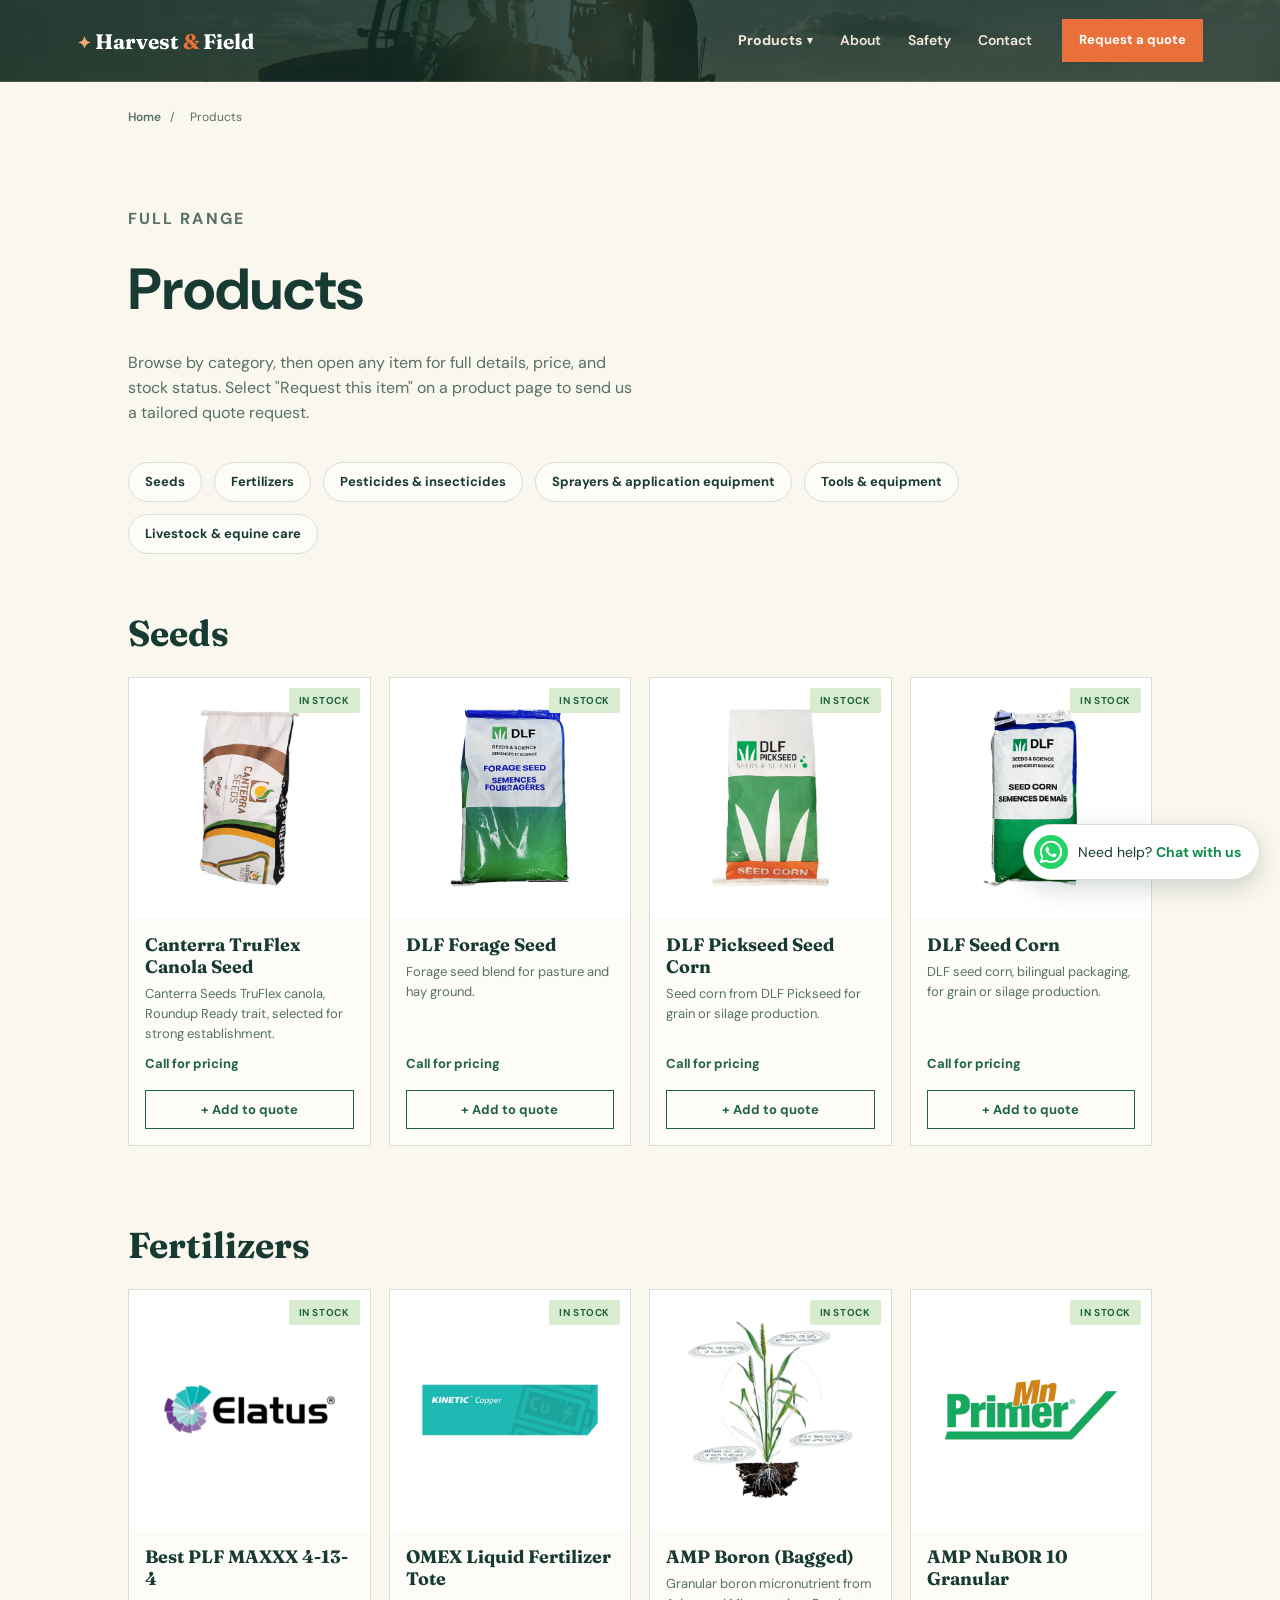
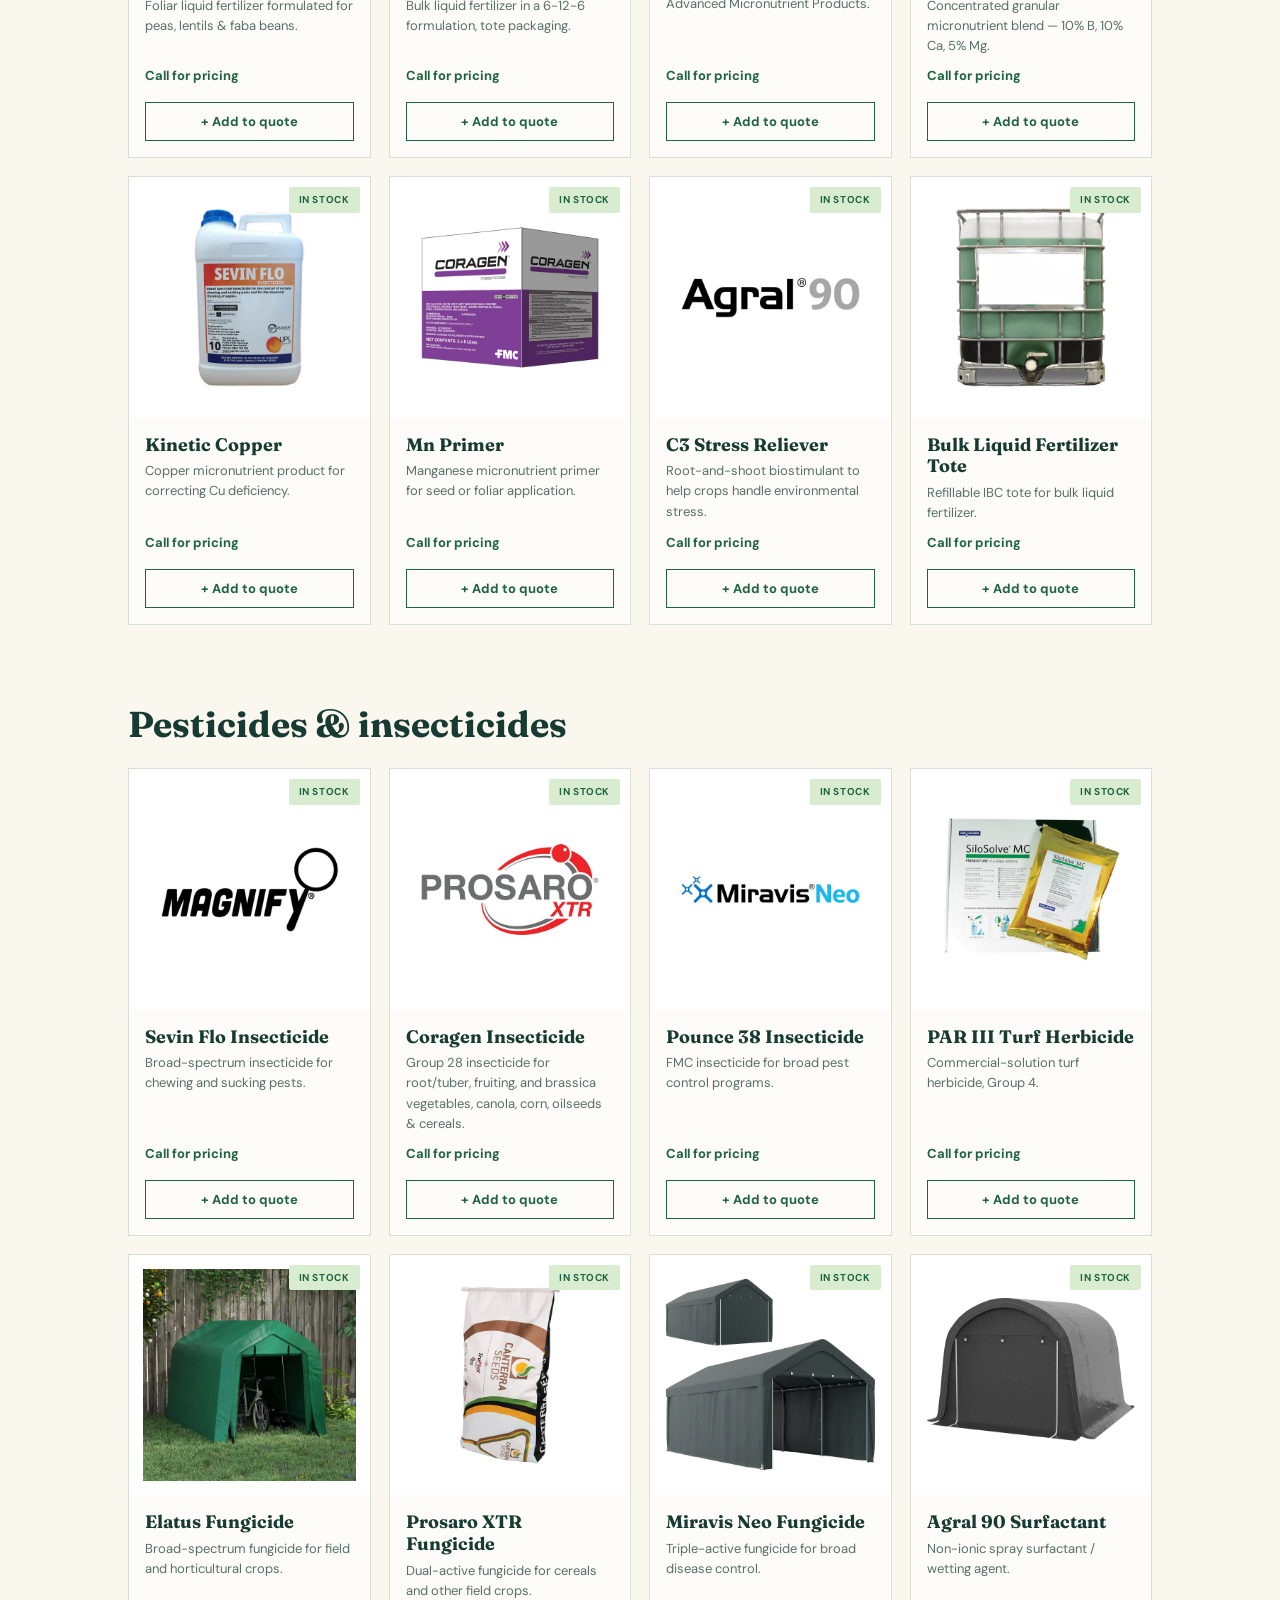
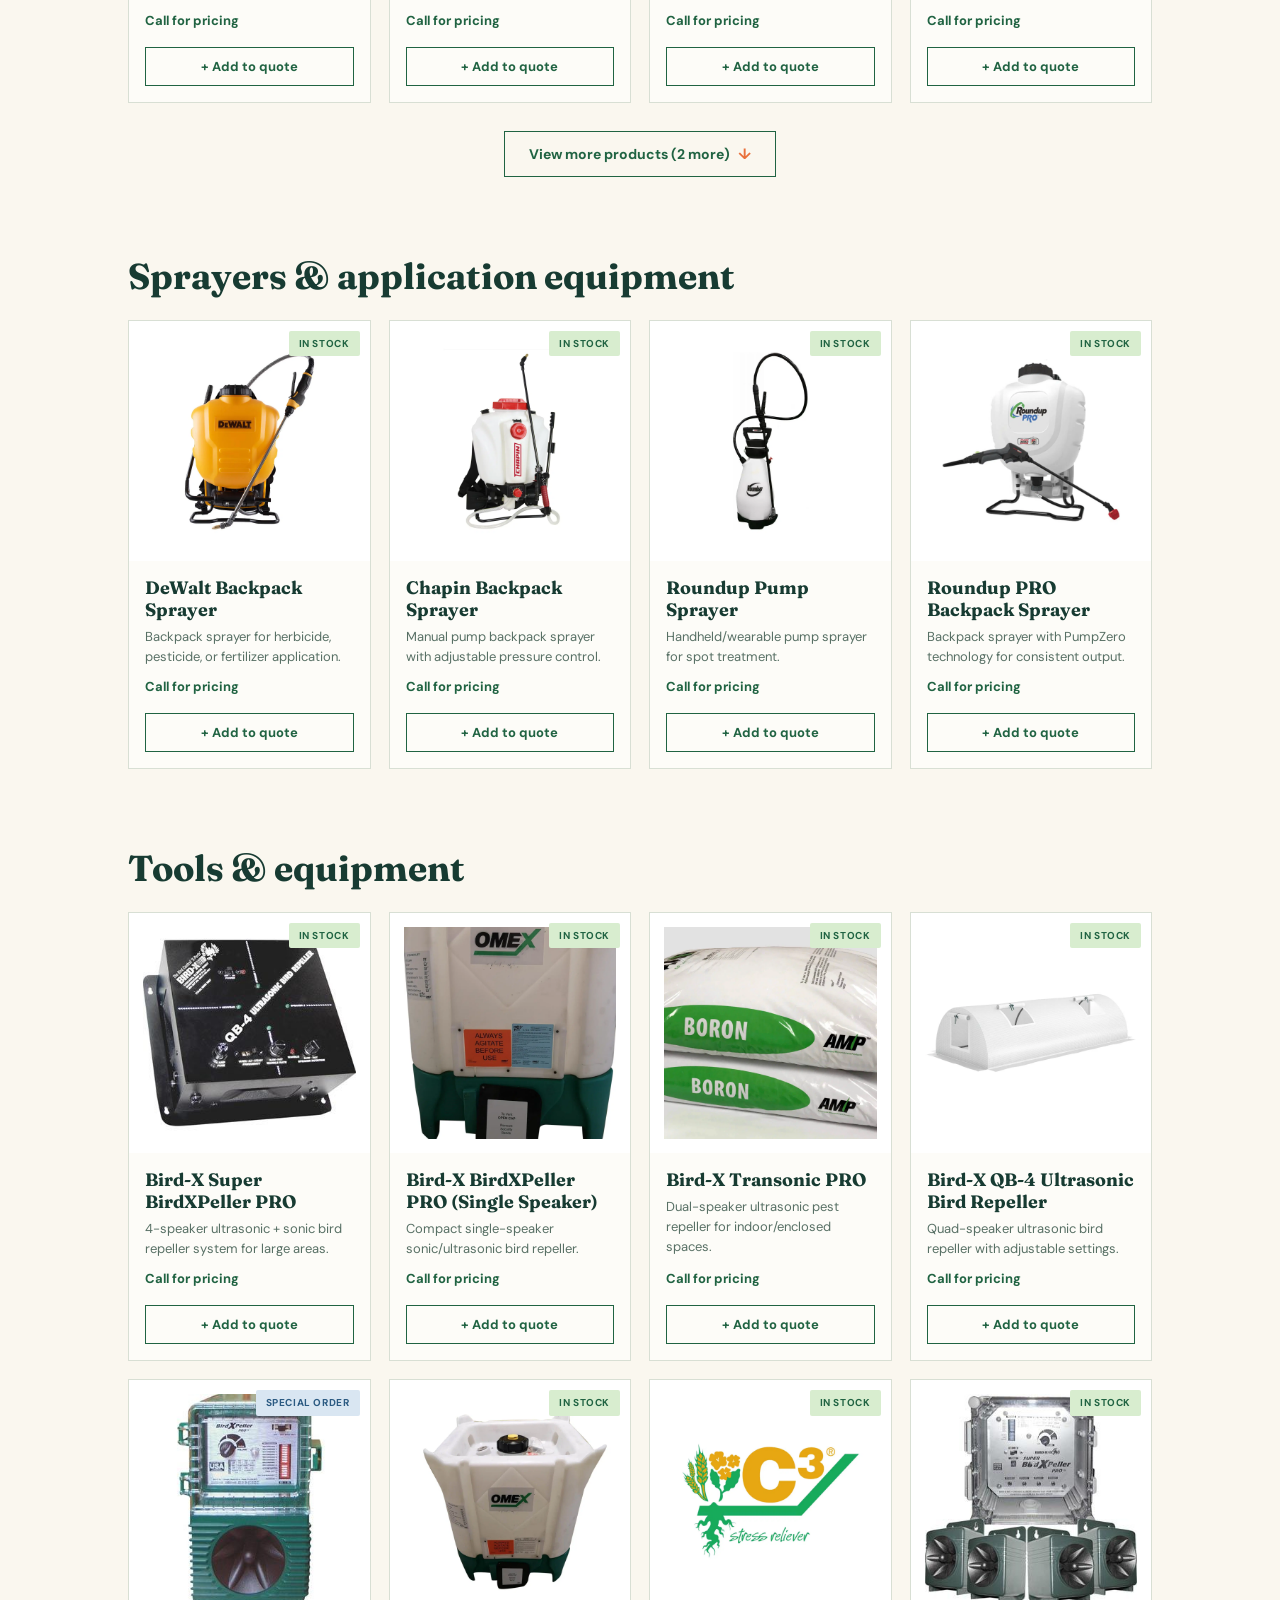
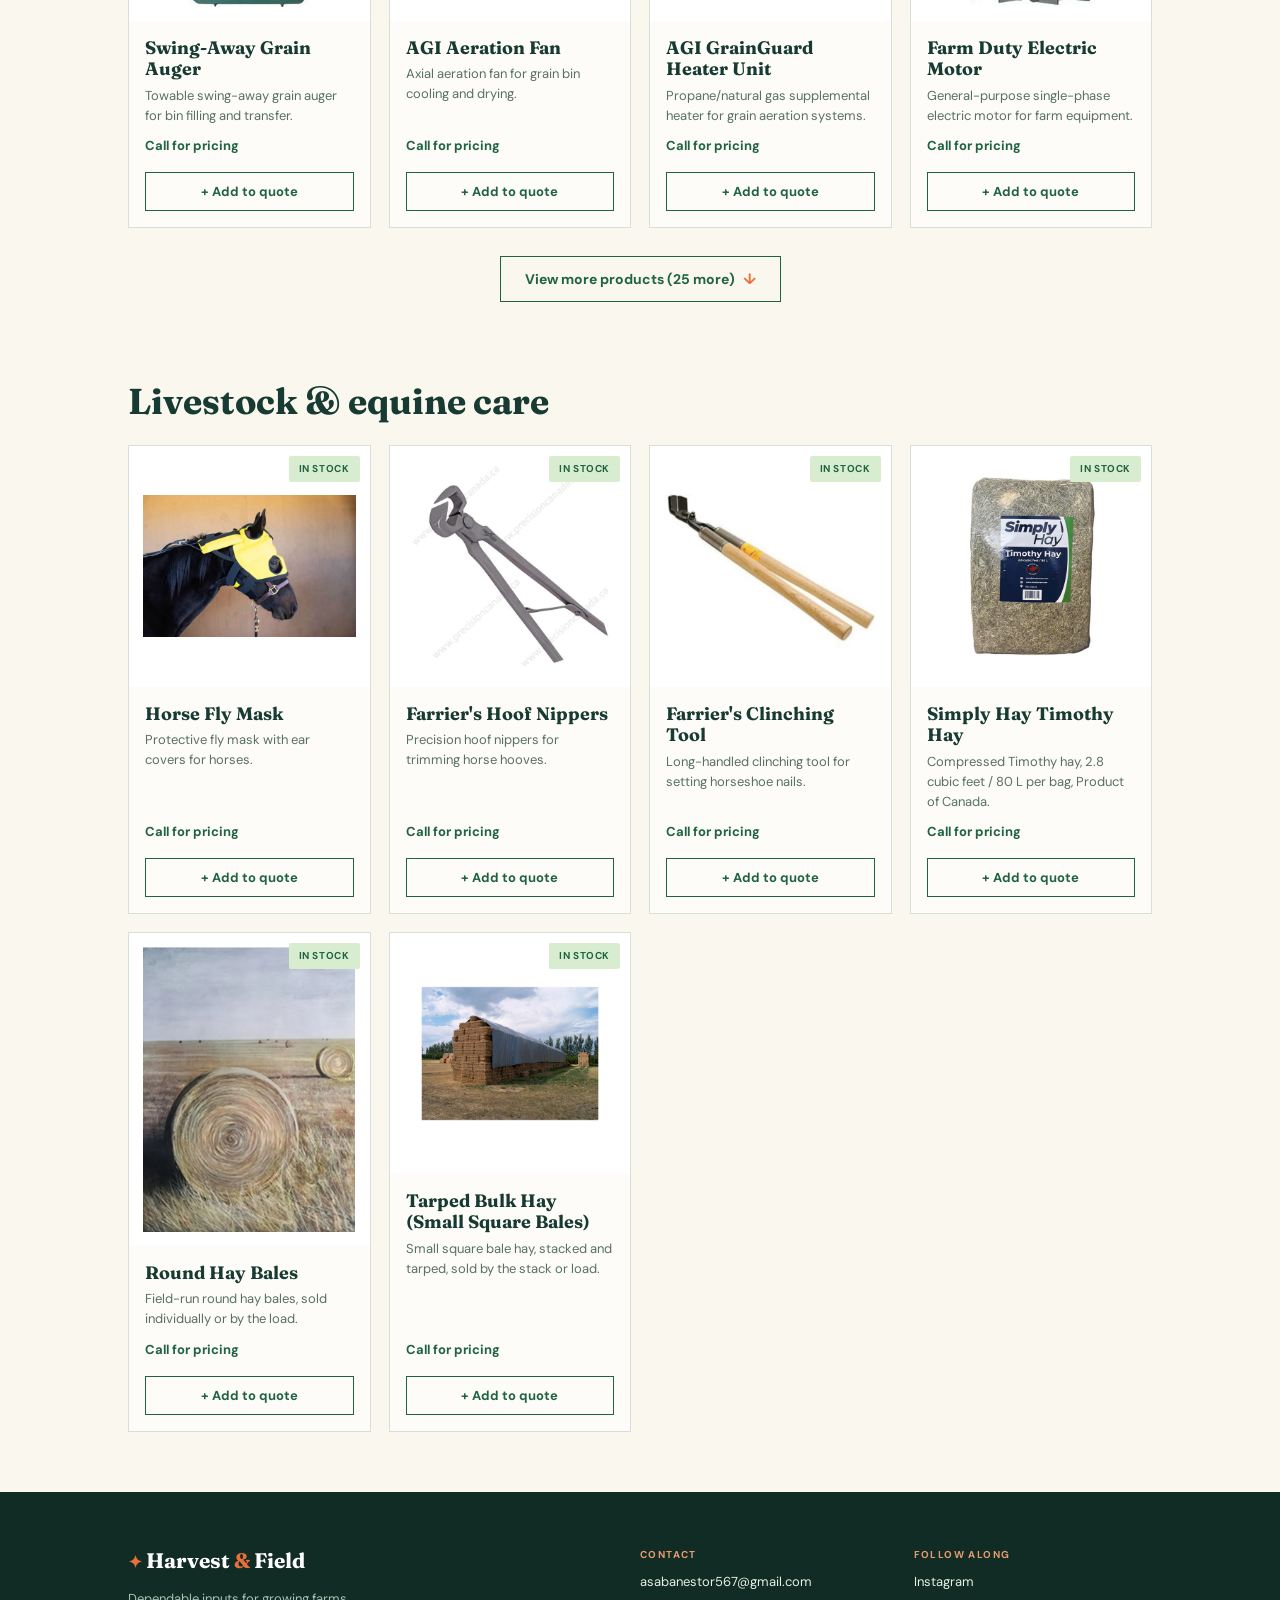
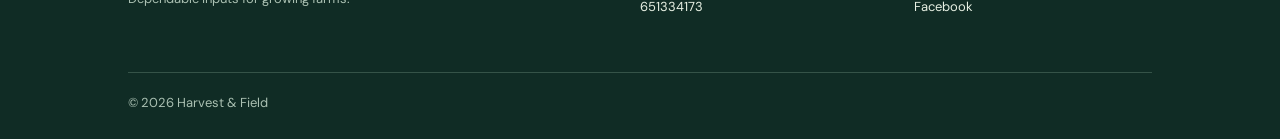
<file: harvest-and-field-site/products/index.html>
<!doctype html>
<html lang="en">
  <head>
    <meta charset="UTF-8" />
    <meta name="viewport" content="width=device-width, initial-scale=1.0" />
    <meta name="description" content="Browse seeds, fertilizers, crop protection, sprayers, farm tools, and livestock care products from Harvest & Field." />
    <title>Products | Harvest &amp; Field</title>
    <link rel="preconnect" href="https://fonts.googleapis.com" />
    <link rel="preconnect" href="https://fonts.gstatic.com" crossorigin />
    <link href="https://fonts.googleapis.com/css2?family=DM+Sans:wght@400;500;600;700&family=Fraunces:opsz,wght@9..144,600;9..144,700&display=swap" rel="stylesheet" />
    <link rel="stylesheet" href="../styles.css" />
  </head>
  <body>
    <!-- Replace the phone number below with your real WhatsApp Business number (digits only, country code first, no + or spaces) -->
    <a class="whatsapp-widget" href="https://wa.me/651334173" target="_blank" rel="noopener noreferrer" aria-label="Chat with us on WhatsApp">
      <svg class="whatsapp-icon" viewBox="0 0 32 32" xmlns="http://www.w3.org/2000/svg" aria-hidden="true">
        <circle cx="16" cy="16" r="16" fill="#25D366"/>
        <path fill="#fff" d="M23.47 8.52A10.4 10.4 0 0 0 16.02 5.3c-5.76 0-10.44 4.68-10.44 10.44 0 1.84.48 3.63 1.4 5.21L5.3 26.7l5.9-1.55a10.42 10.42 0 0 0 4.82 1.23h.01c5.76 0 10.44-4.68 10.44-10.44 0-2.79-1.09-5.41-3.06-7.38zm-7.45 16.06h-.01a8.66 8.66 0 0 1-4.42-1.21l-.32-.19-3.5.92.94-3.42-.21-.35a8.65 8.65 0 0 1-1.33-4.6 8.68 8.68 0 0 1 8.68-8.68 8.62 8.62 0 0 1 6.14 2.55 8.61 8.61 0 0 1 2.54 6.14c0 4.79-3.9 8.68-8.68 8.68zm4.76-6.5c-.26-.13-1.54-.76-1.78-.85-.24-.09-.41-.13-.59.13-.17.26-.67.85-.82 1.02-.15.17-.3.19-.56.06-.26-.13-1.08-.4-2.06-1.27-.76-.68-1.28-1.51-1.42-1.77-.15-.26-.02-.4.11-.53.11-.11.26-.3.39-.44.13-.15.17-.26.26-.43.09-.17.04-.32-.02-.45-.06-.13-.59-1.43-.81-1.95-.21-.51-.43-.44-.59-.45l-.5-.01c-.17 0-.45.06-.69.32-.24.26-.9.88-.9 2.15 0 1.27.92 2.5 1.05 2.67.13.17 1.81 2.76 4.38 3.87.61.26 1.09.42 1.46.54.61.19 1.17.17 1.61.1.49-.07 1.54-.63 1.75-1.24.22-.61.22-1.13.15-1.24-.06-.11-.24-.17-.5-.3z"/>
      </svg>
      <span class="whatsapp-text">Need help? <strong>Chat with us</strong></span>
    </a>
    <header class="site-header">
      <a class="brand" href="../index.html#home" aria-label="Harvest and Field home"><span class="brand-mark">✦</span> Harvest <em>&amp;</em> Field</a>
      <button class="menu-button" aria-expanded="false" aria-controls="site-nav">Menu</button>
      <nav id="site-nav" class="site-nav" aria-label="Main navigation">
        <div class="nav-dropdown">
          <button class="nav-dropdown-trigger" aria-expanded="false" aria-controls="nav-dropdown-panel">Products <span class="caret">▾</span></button>
          <div id="nav-dropdown-panel" class="nav-dropdown-panel">
            <a href="index.html#seeds">Seeds</a>
            <a href="index.html#fertilizers">Fertilizers</a>
            <a href="index.html#protection">Pesticides &amp; insecticides</a>
            <a href="index.html#sprayers">Sprayers &amp; application equipment</a>
            <a href="index.html#tools">Tools &amp; equipment</a>
            <a href="index.html#livestock-care">Livestock &amp; equine care</a>
            <a class="nav-dropdown-all" href="index.html">View all products →</a>
          </div>
        </div>
        <a href="../about.html">About</a><a href="../safety.html">Safety</a><a href="../index.html#contact">Contact</a>
        <a href="../index.html#quote" class="nav-cta-mobile">Request a quote <span class="cart-badge" data-cart-badge hidden>0</span></a>
      </nav>
      <a class="button button-small header-cta" href="../index.html#quote">Request a quote <span class="cart-badge" data-cart-badge hidden>0</span></a>
    </header>

    <main>
      <nav class="breadcrumb" aria-label="Breadcrumb">
        <a href="../index.html">Home</a> <span>/</span> <span>Products</span>
      </nav>

      <section class="catalog-hero">
        <p class="eyebrow">Full range</p>
        <h1>Products</h1>
        <p>Browse by category, then open any item for full details, price, and stock status. Select "Request this item" on a product page to send us a tailored quote request.</p>
      </section>

      <section class="catalog-filters" aria-label="Filter by category">
        <a href="#seeds" class="filter-chip">Seeds</a>
        <a href="#fertilizers" class="filter-chip">Fertilizers</a>
        <a href="#protection" class="filter-chip">Pesticides &amp; insecticides</a>
        <a href="#sprayers" class="filter-chip">Sprayers &amp; application equipment</a>
        <a href="#tools" class="filter-chip">Tools &amp; equipment</a>
        <a href="#livestock-care" class="filter-chip">Livestock &amp; equine care</a>
      </section>

      <section id="seeds" class="catalog-section">
        <h2>Seeds</h2>
        <div class="catalog-grid" id="grid-seeds"></div>
      </section>

      <section id="fertilizers" class="catalog-section">
        <h2>Fertilizers</h2>
        <div class="catalog-grid" id="grid-fertilizers"></div>
      </section>

      <section id="protection" class="catalog-section">
        <h2>Pesticides &amp; insecticides</h2>
        <div class="catalog-grid" id="grid-protection"></div>
      </section>

      <section id="sprayers" class="catalog-section">
        <h2>Sprayers &amp; application equipment</h2>
        <div class="catalog-grid" id="grid-sprayers"></div>
      </section>

      <section id="tools" class="catalog-section">
        <h2>Tools &amp; equipment</h2>
        <div class="catalog-grid" id="grid-tools"></div>
      </section>

      <section id="livestock-care" class="catalog-section">
        <h2>Livestock &amp; equine care</h2>
        <div class="catalog-grid" id="grid-livestock-care"></div>
      </section>
    </main>

    <footer id="contact" class="site-footer"><div class="footer-brand"><a class="brand" href="../index.html#home"><span class="brand-mark">✦</span> Harvest <em>&amp;</em> Field</a><p>Dependable inputs for growing farms.</p></div><div><p class="footer-label">Contact</p><a href="mailto:asabanestor567@gmail.com">asabanestor567@gmail.com</a><a href="tel:651334173">651334173</a></div><div><p class="footer-label">Follow along</p><a href="#">Instagram</a><a href="#">Facebook</a></div><p class="copyright">© <span id="year"></span> Harvest &amp; Field</p></footer>

    <script src="../products.js"></script>
    <script src="../script.js"></script>
    <script src="../quote-cart.js"></script>
    <script src="catalog.js"></script>
  </body>
</html>
</file>
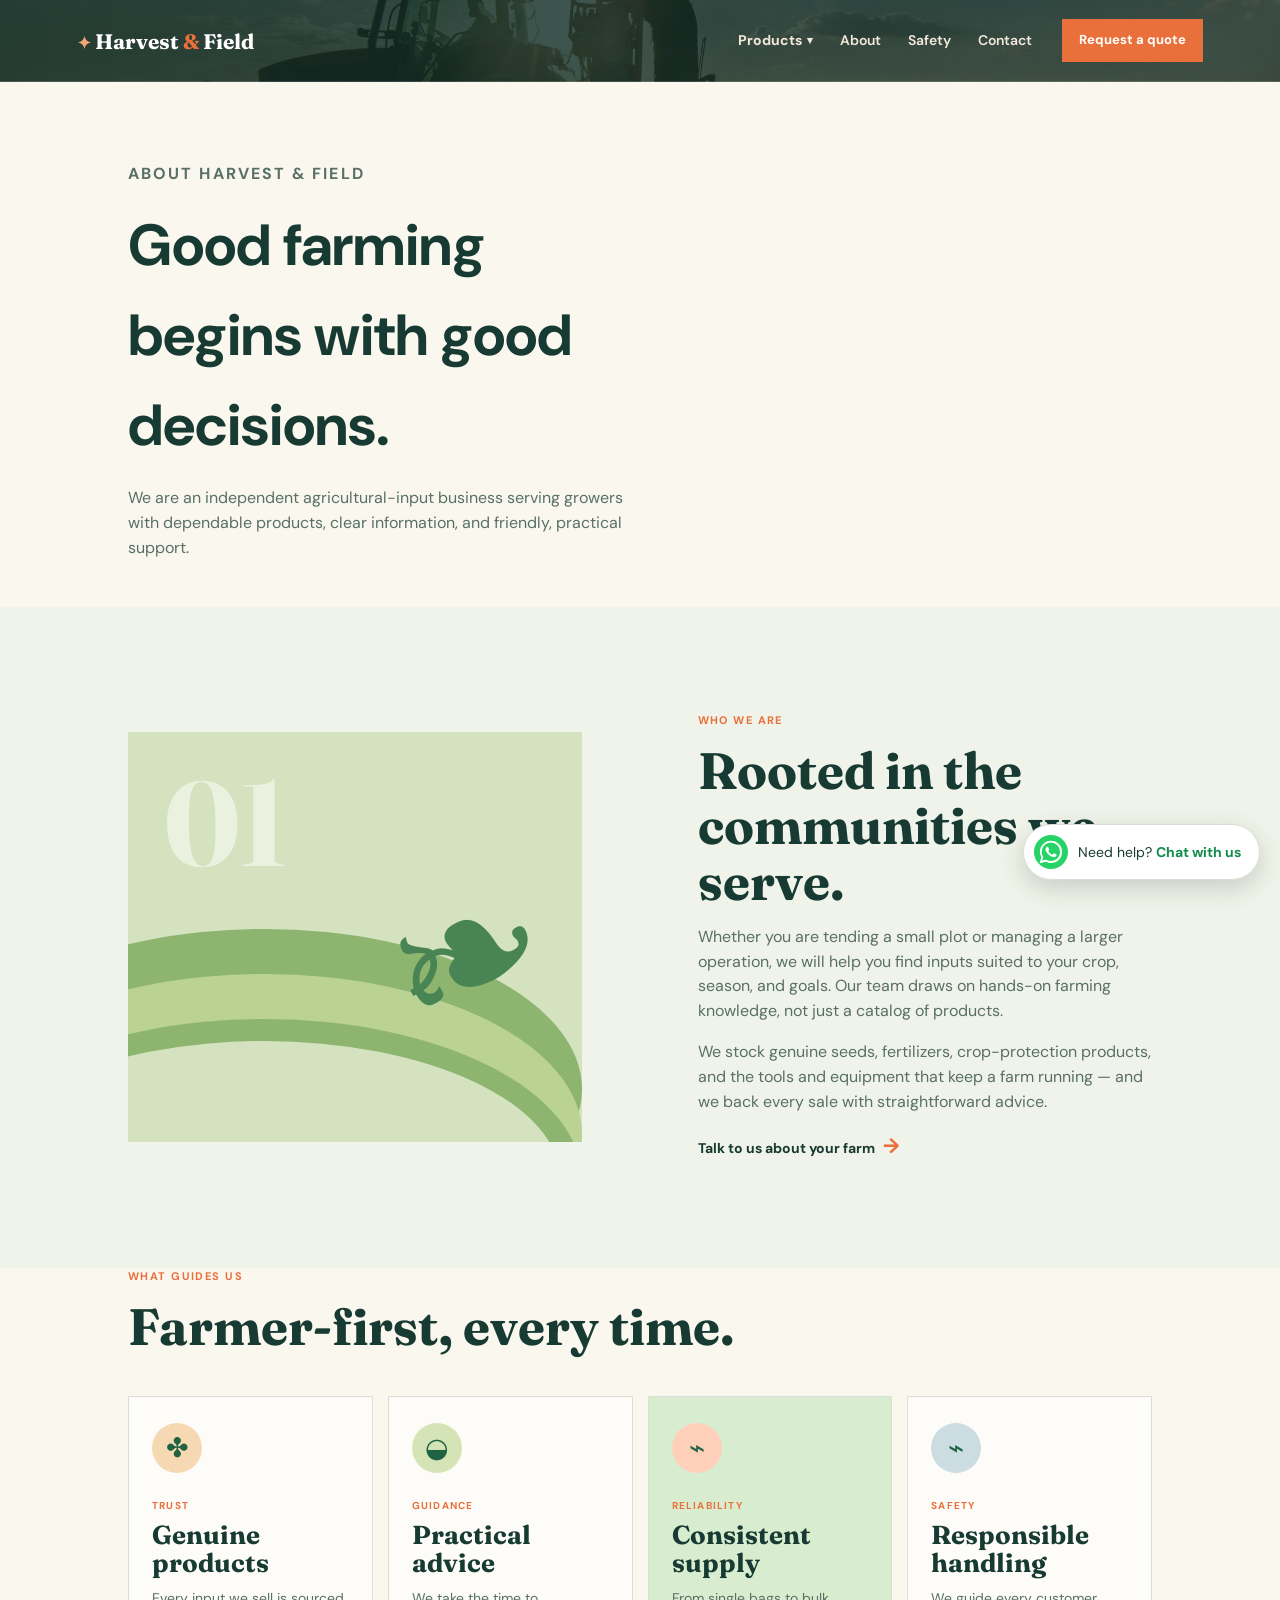
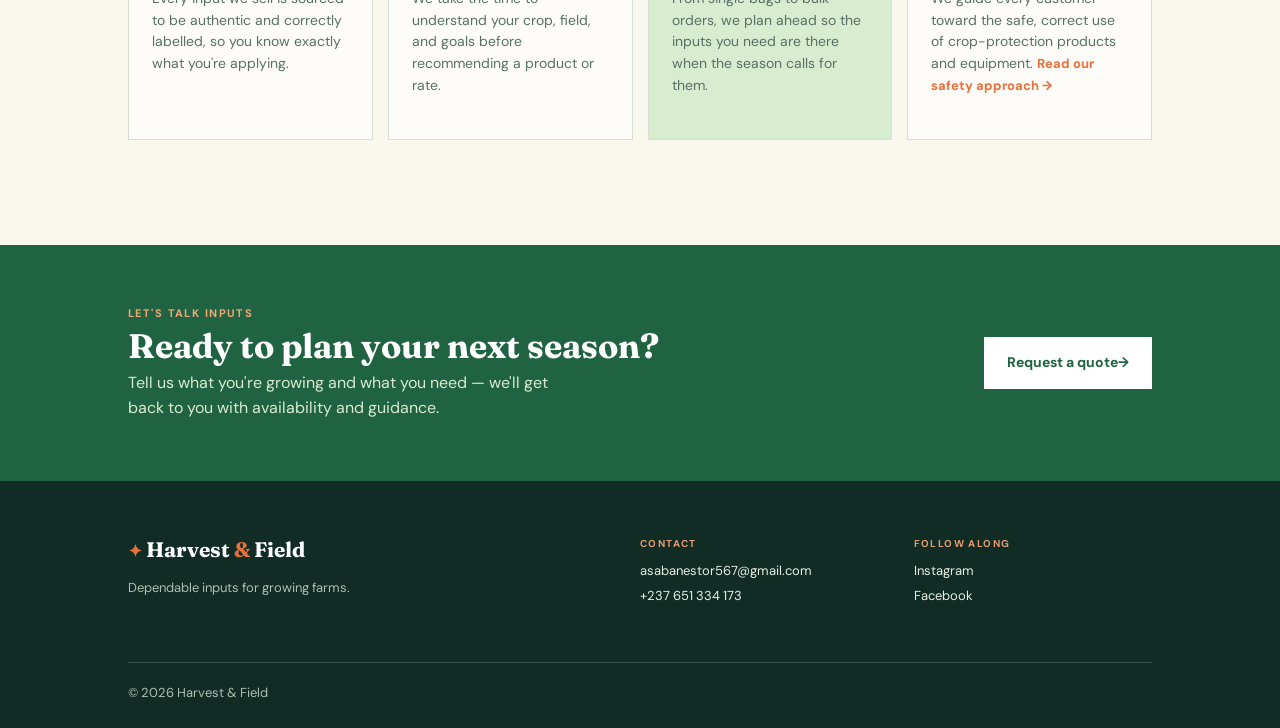
<file: about.html>
<!doctype html>
<html lang="en">
  <head>
    <meta charset="UTF-8" />
    <meta name="viewport" content="width=device-width, initial-scale=1.0" />
    <meta name="description" content="About Harvest & Field — an independent agricultural-input business serving growers with dependable products and practical support." />
    <title>About | Harvest &amp; Field</title>
    <link rel="preconnect" href="https://fonts.googleapis.com" />
    <link rel="preconnect" href="https://fonts.gstatic.com" crossorigin />
    <link href="https://fonts.googleapis.com/css2?family=DM+Sans:wght@400;500;600;700&family=Fraunces:opsz,wght@9..144,600;9..144,700&display=swap" rel="stylesheet" />
    <link rel="stylesheet" href="styles.css" />
  </head>
  <body>
    <!-- Replace the phone number below with your real WhatsApp Business number (digits only, country code first, no + or spaces) -->
    <a class="whatsapp-widget" href="https://wa.me/237651334173" target="_blank" rel="noopener noreferrer" aria-label="Chat with us on WhatsApp">
      <svg class="whatsapp-icon" viewBox="0 0 32 32" xmlns="http://www.w3.org/2000/svg" aria-hidden="true">
        <circle cx="16" cy="16" r="16" fill="#25D366"/>
        <path fill="#fff" d="M23.47 8.52A10.4 10.4 0 0 0 16.02 5.3c-5.76 0-10.44 4.68-10.44 10.44 0 1.84.48 3.63 1.4 5.21L5.3 26.7l5.9-1.55a10.42 10.42 0 0 0 4.82 1.23h.01c5.76 0 10.44-4.68 10.44-10.44 0-2.79-1.09-5.41-3.06-7.38zm-7.45 16.06h-.01a8.66 8.66 0 0 1-4.42-1.21l-.32-.19-3.5.92.94-3.42-.21-.35a8.65 8.65 0 0 1-1.33-4.6 8.68 8.68 0 0 1 8.68-8.68 8.62 8.62 0 0 1 6.14 2.55 8.61 8.61 0 0 1 2.54 6.14c0 4.79-3.9 8.68-8.68 8.68zm4.76-6.5c-.26-.13-1.54-.76-1.78-.85-.24-.09-.41-.13-.59.13-.17.26-.67.85-.82 1.02-.15.17-.3.19-.56.06-.26-.13-1.08-.4-2.06-1.27-.76-.68-1.28-1.51-1.42-1.77-.15-.26-.02-.4.11-.53.11-.11.26-.3.39-.44.13-.15.17-.26.26-.43.09-.17.04-.32-.02-.45-.06-.13-.59-1.43-.81-1.95-.21-.51-.43-.44-.59-.45l-.5-.01c-.17 0-.45.06-.69.32-.24.26-.9.88-.9 2.15 0 1.27.92 2.5 1.05 2.67.13.17 1.81 2.76 4.38 3.87.61.26 1.09.42 1.46.54.61.19 1.17.17 1.61.1.49-.07 1.54-.63 1.75-1.24.22-.61.22-1.13.15-1.24-.06-.11-.24-.17-.5-.3z"/>
      </svg>
      <span class="whatsapp-text">Need help? <strong>Chat with us</strong></span>
    </a>
    <header class="site-header">
      <a class="brand" href="index.html#home" aria-label="Harvest and Field home"><span class="brand-mark">✦</span> Harvest <em>&amp;</em> Field</a>
      <button class="menu-button" aria-expanded="false" aria-controls="site-nav">Menu</button>
      <nav id="site-nav" class="site-nav" aria-label="Main navigation">
        <div class="nav-dropdown">
          <button class="nav-dropdown-trigger" aria-expanded="false" aria-controls="nav-dropdown-panel">Products <span class="caret">▾</span></button>
          <div id="nav-dropdown-panel" class="nav-dropdown-panel">
            <a href="products/index.html#seeds">Seeds</a>
            <a href="products/index.html#fertilizers">Fertilizers</a>
            <a href="products/index.html#protection">Pesticides &amp; insecticides</a>
            <a href="products/index.html#sprayers">Sprayers &amp; application equipment</a>
            <a href="products/index.html#tools">Tools &amp; equipment</a>
            <a href="products/index.html#livestock-care">Livestock &amp; equine care</a>
            <a class="nav-dropdown-all" href="products/index.html">View all products →</a>
          </div>
        </div>
        <a href="about.html" class="nav-current">About</a><a href="safety.html">Safety</a><a href="index.html#contact">Contact</a>
        <a href="index.html#quote" class="nav-cta-mobile">Request a quote <span class="cart-badge" data-cart-badge hidden>0</span></a>
      </nav>
      <a class="button button-small header-cta" href="index.html#quote">Request a quote <span class="cart-badge" data-cart-badge hidden>0</span></a>
    </header>

    <main>
      <section class="page-hero">
        <p class="eyebrow">About Harvest &amp; Field</p>
        <h1>Good farming begins with good decisions.</h1>
        <p>We are an independent agricultural-input business serving growers with dependable products, clear information, and friendly, practical support.</p>
      </section>

      <section class="section story">
        <div class="story-art"><span>01</span><div class="field-lines"></div><div class="story-leaf">❧</div></div>
        <div class="story-copy">
          <p class="eyebrow">Who we are</p>
          <h2>Rooted in the communities we serve.</h2>
          <p>Whether you are tending a small plot or managing a larger operation, we will help you find inputs suited to your crop, season, and goals. Our team draws on hands-on farming knowledge, not just a catalog of products.</p>
          <p>We stock genuine seeds, fertilizers, crop-protection products, and the tools and equipment that keep a farm running — and we back every sale with straightforward advice.</p>
          <a class="text-link" href="index.html#quote">Talk to us about your farm <span>→</span></a>
        </div>
      </section>

      <section class="section about-values">
        <div class="section-heading">
          <div><p class="eyebrow">What guides us</p><h2>Farmer-first, every time.</h2></div>
        </div>
        <div class="product-grid">
          <div class="product-card"><div class="product-icon seed">✤</div><p class="card-label">Trust</p><h3>Genuine products</h3><p>Every input we sell is sourced to be authentic and correctly labelled, so you know exactly what you're applying.</p></div>
          <div class="product-card"><div class="product-icon fertilizer">◒</div><p class="card-label">Guidance</p><h3>Practical advice</h3><p>We take the time to understand your crop, field, and goals before recommending a product or rate.</p></div>
          <div class="product-card featured"><div class="product-icon protect">⌁</div><p class="card-label">Reliability</p><h3>Consistent supply</h3><p>From single bags to bulk orders, we plan ahead so the inputs you need are there when the season calls for them.</p></div>
          <div class="product-card"><div class="product-icon tools">⌁</div><p class="card-label">Safety</p><h3>Responsible handling</h3><p>We guide every customer toward the safe, correct use of crop-protection products and equipment. <a class="text-link-inline" href="safety.html">Read our safety approach →</a></p></div>
        </div>
      </section>

      <section class="quote-teaser">
        <div>
          <p class="eyebrow">Let's talk inputs</p>
          <h2>Ready to plan your next season?</h2>
          <p>Tell us what you're growing and what you need — we'll get back to you with availability and guidance.</p>
        </div>
        <a class="button" href="index.html#quote">Request a quote <span>→</span></a>
      </section>
    </main>

    <footer id="contact" class="site-footer"><div class="footer-brand"><a class="brand" href="index.html#home"><span class="brand-mark">✦</span> Harvest <em>&amp;</em> Field</a><p>Dependable inputs for growing farms.</p></div><div><p class="footer-label">Contact</p><a href="mailto:asabanestor567@gmail.com">asabanestor567@gmail.com</a><a href="tel:+237651334173">+237 651 334 173</a></div><div><p class="footer-label">Follow along</p><a href="#">Instagram</a><a href="#">Facebook</a></div><p class="copyright">© <span id="year"></span> Harvest &amp; Field</p></footer>
    <script src="script.js"></script>
    <script src="quote-cart.js"></script>
  </body>
</html>
</file>
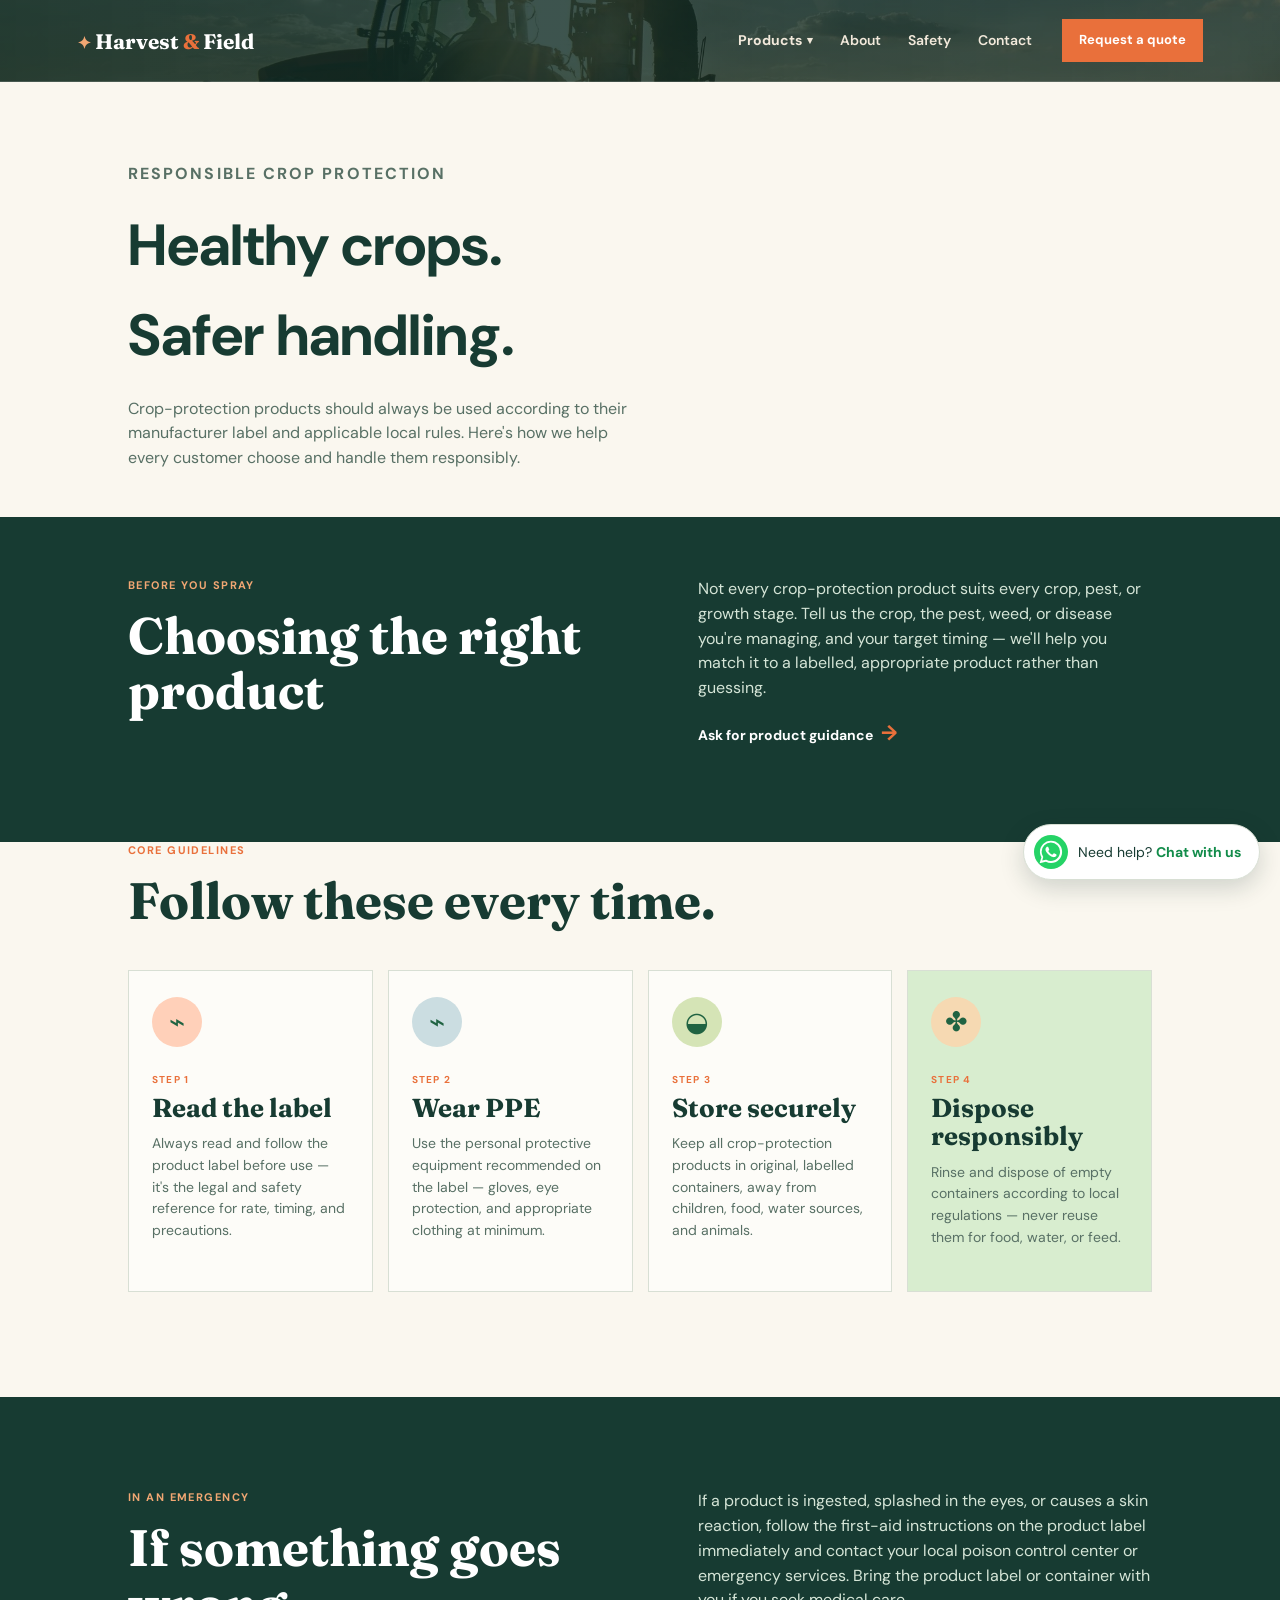
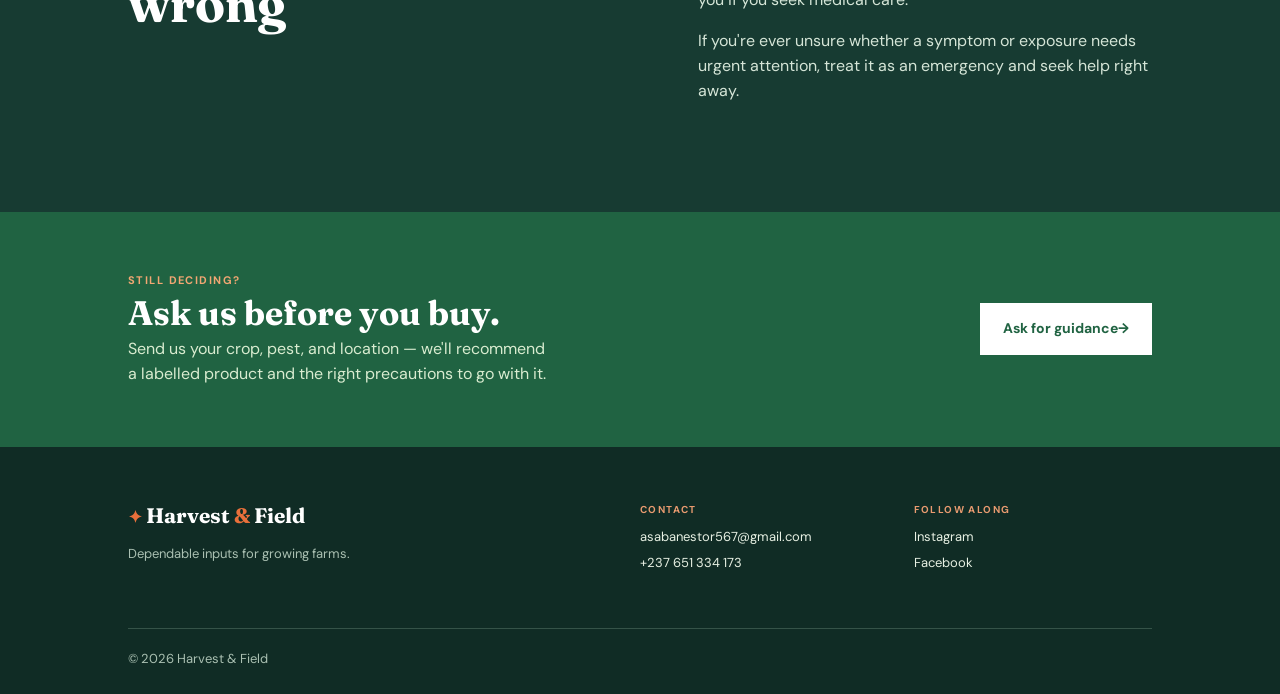
<file: safety.html>
<!doctype html>
<html lang="en">
  <head>
    <meta charset="UTF-8" />
    <meta name="viewport" content="width=device-width, initial-scale=1.0" />
    <meta name="description" content="Responsible crop-protection handling guidance from Harvest & Field." />
    <title>Safety | Harvest &amp; Field</title>
    <link rel="preconnect" href="https://fonts.googleapis.com" />
    <link rel="preconnect" href="https://fonts.gstatic.com" crossorigin />
    <link href="https://fonts.googleapis.com/css2?family=DM+Sans:wght@400;500;600;700&family=Fraunces:opsz,wght@9..144,600;9..144,700&display=swap" rel="stylesheet" />
    <link rel="stylesheet" href="styles.css" />
  </head>
  <body>
    <!-- Replace the phone number below with your real WhatsApp Business number (digits only, country code first, no + or spaces) -->
    <a class="whatsapp-widget" href="https://wa.me/237651334173" target="_blank" rel="noopener noreferrer" aria-label="Chat with us on WhatsApp">
      <svg class="whatsapp-icon" viewBox="0 0 32 32" xmlns="http://www.w3.org/2000/svg" aria-hidden="true">
        <circle cx="16" cy="16" r="16" fill="#25D366"/>
        <path fill="#fff" d="M23.47 8.52A10.4 10.4 0 0 0 16.02 5.3c-5.76 0-10.44 4.68-10.44 10.44 0 1.84.48 3.63 1.4 5.21L5.3 26.7l5.9-1.55a10.42 10.42 0 0 0 4.82 1.23h.01c5.76 0 10.44-4.68 10.44-10.44 0-2.79-1.09-5.41-3.06-7.38zm-7.45 16.06h-.01a8.66 8.66 0 0 1-4.42-1.21l-.32-.19-3.5.92.94-3.42-.21-.35a8.65 8.65 0 0 1-1.33-4.6 8.68 8.68 0 0 1 8.68-8.68 8.62 8.62 0 0 1 6.14 2.55 8.61 8.61 0 0 1 2.54 6.14c0 4.79-3.9 8.68-8.68 8.68zm4.76-6.5c-.26-.13-1.54-.76-1.78-.85-.24-.09-.41-.13-.59.13-.17.26-.67.85-.82 1.02-.15.17-.3.19-.56.06-.26-.13-1.08-.4-2.06-1.27-.76-.68-1.28-1.51-1.42-1.77-.15-.26-.02-.4.11-.53.11-.11.26-.3.39-.44.13-.15.17-.26.26-.43.09-.17.04-.32-.02-.45-.06-.13-.59-1.43-.81-1.95-.21-.51-.43-.44-.59-.45l-.5-.01c-.17 0-.45.06-.69.32-.24.26-.9.88-.9 2.15 0 1.27.92 2.5 1.05 2.67.13.17 1.81 2.76 4.38 3.87.61.26 1.09.42 1.46.54.61.19 1.17.17 1.61.1.49-.07 1.54-.63 1.75-1.24.22-.61.22-1.13.15-1.24-.06-.11-.24-.17-.5-.3z"/>
      </svg>
      <span class="whatsapp-text">Need help? <strong>Chat with us</strong></span>
    </a>
    <header class="site-header">
      <a class="brand" href="index.html#home" aria-label="Harvest and Field home"><span class="brand-mark">✦</span> Harvest <em>&amp;</em> Field</a>
      <button class="menu-button" aria-expanded="false" aria-controls="site-nav">Menu</button>
      <nav id="site-nav" class="site-nav" aria-label="Main navigation">
        <div class="nav-dropdown">
          <button class="nav-dropdown-trigger" aria-expanded="false" aria-controls="nav-dropdown-panel">Products <span class="caret">▾</span></button>
          <div id="nav-dropdown-panel" class="nav-dropdown-panel">
            <a href="products/index.html#seeds">Seeds</a>
            <a href="products/index.html#fertilizers">Fertilizers</a>
            <a href="products/index.html#protection">Pesticides &amp; insecticides</a>
            <a href="products/index.html#sprayers">Sprayers &amp; application equipment</a>
            <a href="products/index.html#tools">Tools &amp; equipment</a>
            <a href="products/index.html#livestock-care">Livestock &amp; equine care</a>
            <a class="nav-dropdown-all" href="products/index.html">View all products →</a>
          </div>
        </div>
        <a href="about.html">About</a><a href="safety.html" class="nav-current">Safety</a><a href="index.html#contact">Contact</a>
        <a href="index.html#quote" class="nav-cta-mobile">Request a quote <span class="cart-badge" data-cart-badge hidden>0</span></a>
      </nav>
      <a class="button button-small header-cta" href="index.html#quote">Request a quote <span class="cart-badge" data-cart-badge hidden>0</span></a>
    </header>

    <main>
      <section class="page-hero">
        <p class="eyebrow">Responsible crop protection</p>
        <h1>Healthy crops. Safer handling.</h1>
        <p>Crop-protection products should always be used according to their manufacturer label and applicable local rules. Here's how we help every customer choose and handle them responsibly.</p>
      </section>

      <section class="safety-section safety-section-page">
        <div><p class="eyebrow">Before you spray</p><h2>Choosing the right product</h2></div>
        <div class="safety-copy">
          <p>Not every crop-protection product suits every crop, pest, or growth stage. Tell us the crop, the pest, weed, or disease you're managing, and your target timing — we'll help you match it to a labelled, appropriate product rather than guessing.</p>
          <a href="index.html#quote" class="text-link">Ask for product guidance <span>→</span></a>
        </div>
      </section>

      <section class="section safety-guidelines">
        <div class="section-heading">
          <div><p class="eyebrow">Core guidelines</p><h2>Follow these every time.</h2></div>
        </div>
        <div class="product-grid">
          <div class="product-card"><div class="product-icon protect">⌁</div><p class="card-label">Step 1</p><h3>Read the label</h3><p>Always read and follow the product label before use — it's the legal and safety reference for rate, timing, and precautions.</p></div>
          <div class="product-card"><div class="product-icon tools">⌁</div><p class="card-label">Step 2</p><h3>Wear PPE</h3><p>Use the personal protective equipment recommended on the label — gloves, eye protection, and appropriate clothing at minimum.</p></div>
          <div class="product-card"><div class="product-icon fertilizer">◒</div><p class="card-label">Step 3</p><h3>Store securely</h3><p>Keep all crop-protection products in original, labelled containers, away from children, food, water sources, and animals.</p></div>
          <div class="product-card featured"><div class="product-icon seed">✤</div><p class="card-label">Step 4</p><h3>Dispose responsibly</h3><p>Rinse and dispose of empty containers according to local regulations — never reuse them for food, water, or feed.</p></div>
        </div>
      </section>

      <section class="safety-section">
        <div><p class="eyebrow">In an emergency</p><h2>If something goes wrong</h2></div>
        <div class="safety-copy">
          <p>If a product is ingested, splashed in the eyes, or causes a skin reaction, follow the first-aid instructions on the product label immediately and contact your local poison control center or emergency services. Bring the product label or container with you if you seek medical care.</p>
          <p>If you're ever unsure whether a symptom or exposure needs urgent attention, treat it as an emergency and seek help right away.</p>
        </div>
      </section>

      <section class="quote-teaser">
        <div>
          <p class="eyebrow">Still deciding?</p>
          <h2>Ask us before you buy.</h2>
          <p>Send us your crop, pest, and location — we'll recommend a labelled product and the right precautions to go with it.</p>
        </div>
        <a class="button" href="index.html#quote">Ask for guidance <span>→</span></a>
      </section>
    </main>

    <footer id="contact" class="site-footer"><div class="footer-brand"><a class="brand" href="index.html#home"><span class="brand-mark">✦</span> Harvest <em>&amp;</em> Field</a><p>Dependable inputs for growing farms.</p></div><div><p class="footer-label">Contact</p><a href="mailto:asabanestor567@gmail.com">asabanestor567@gmail.com</a><a href="tel:+237651334173">+237 651 334 173</a></div><div><p class="footer-label">Follow along</p><a href="#">Instagram</a><a href="#">Facebook</a></div><p class="copyright">© <span id="year"></span> Harvest &amp; Field</p></footer>
    <script src="script.js"></script>
    <script src="quote-cart.js"></script>
  </body>
</html>
</file>
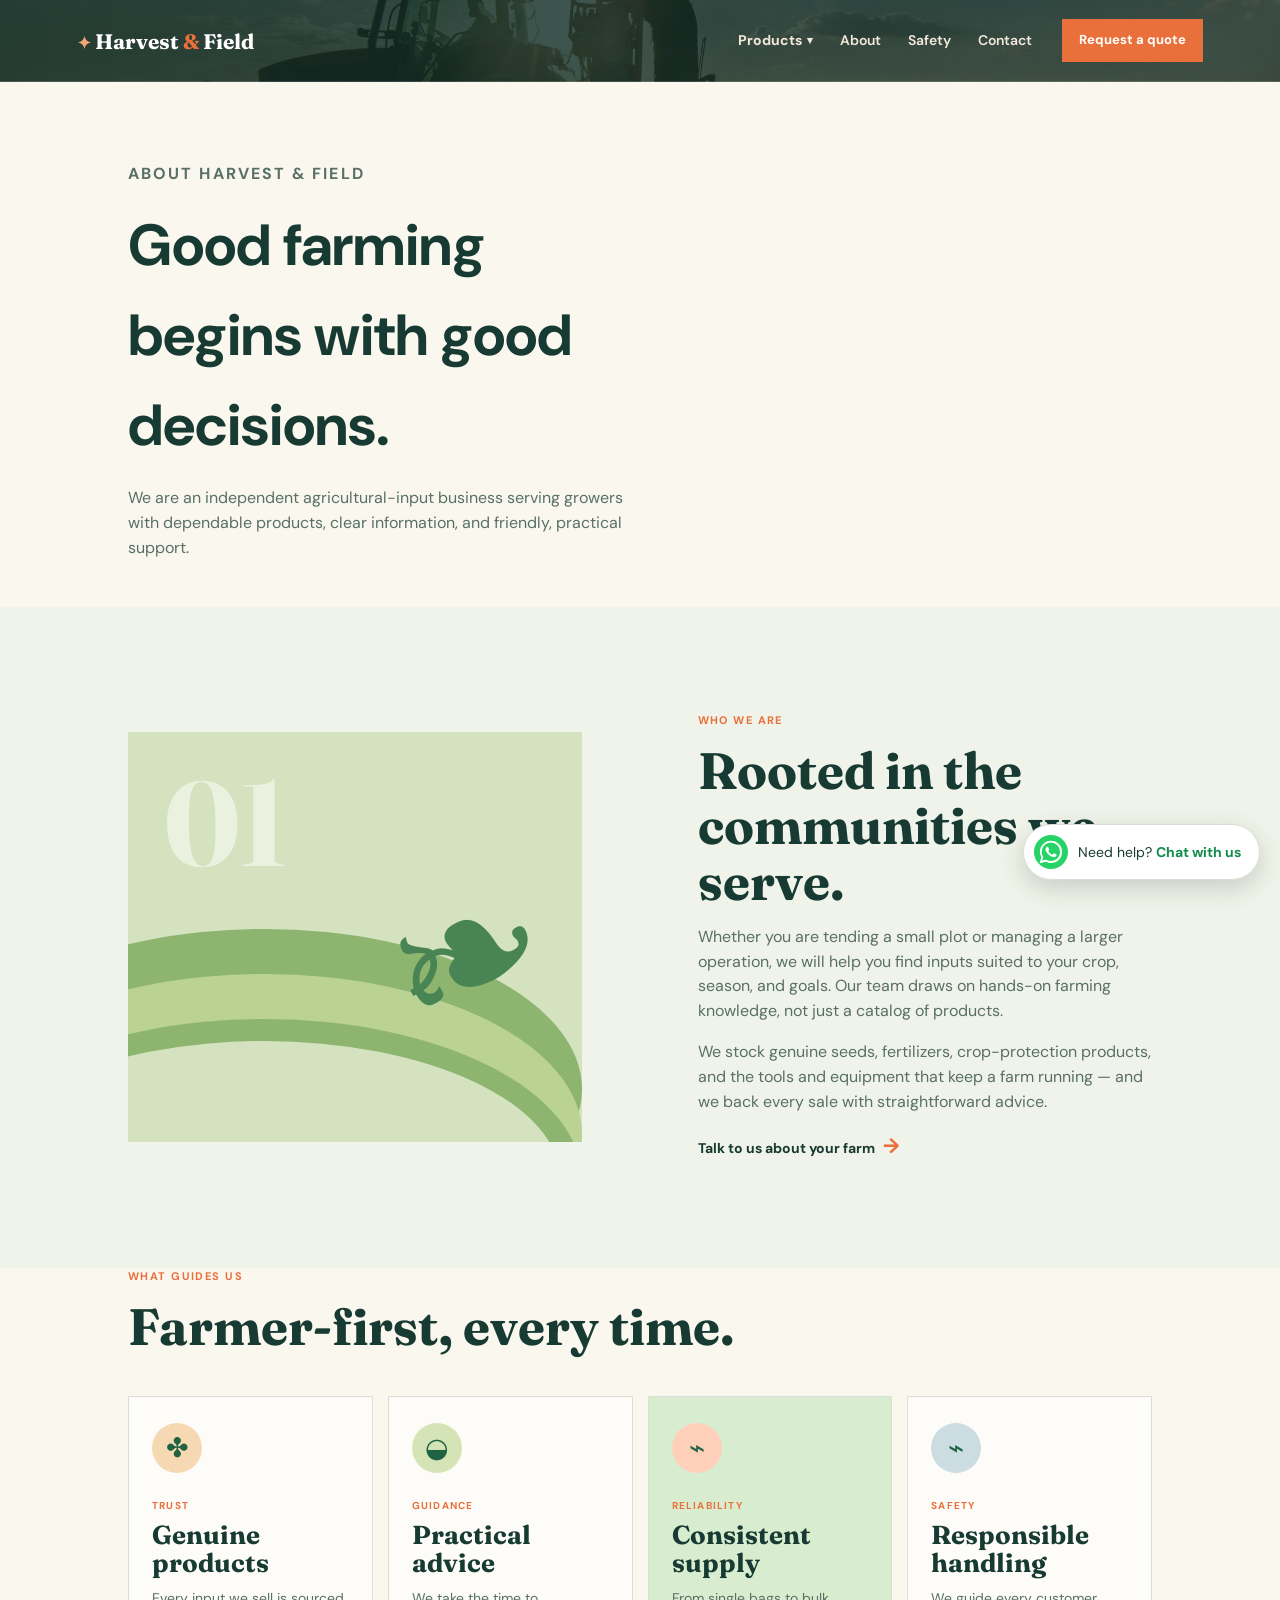
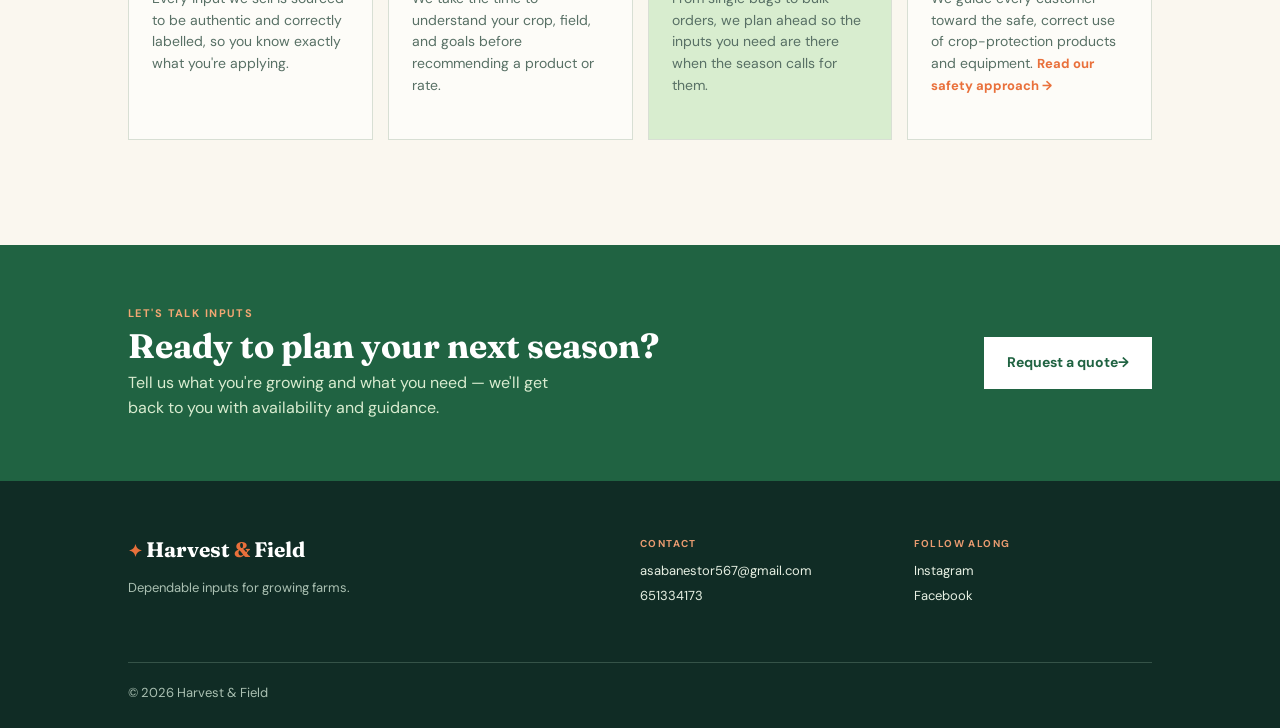
<file: harvest-and-field-site/about.html>
<!doctype html>
<html lang="en">
  <head>
    <meta charset="UTF-8" />
    <meta name="viewport" content="width=device-width, initial-scale=1.0" />
    <meta name="description" content="About Harvest & Field — an independent agricultural-input business serving growers with dependable products and practical support." />
    <title>About | Harvest &amp; Field</title>
    <link rel="preconnect" href="https://fonts.googleapis.com" />
    <link rel="preconnect" href="https://fonts.gstatic.com" crossorigin />
    <link href="https://fonts.googleapis.com/css2?family=DM+Sans:wght@400;500;600;700&family=Fraunces:opsz,wght@9..144,600;9..144,700&display=swap" rel="stylesheet" />
    <link rel="stylesheet" href="styles.css" />
  </head>
  <body>
    <!-- Replace the phone number below with your real WhatsApp Business number (digits only, country code first, no + or spaces) -->
    <a class="whatsapp-widget" href="https://wa.me/651334173" target="_blank" rel="noopener noreferrer" aria-label="Chat with us on WhatsApp">
      <svg class="whatsapp-icon" viewBox="0 0 32 32" xmlns="http://www.w3.org/2000/svg" aria-hidden="true">
        <circle cx="16" cy="16" r="16" fill="#25D366"/>
        <path fill="#fff" d="M23.47 8.52A10.4 10.4 0 0 0 16.02 5.3c-5.76 0-10.44 4.68-10.44 10.44 0 1.84.48 3.63 1.4 5.21L5.3 26.7l5.9-1.55a10.42 10.42 0 0 0 4.82 1.23h.01c5.76 0 10.44-4.68 10.44-10.44 0-2.79-1.09-5.41-3.06-7.38zm-7.45 16.06h-.01a8.66 8.66 0 0 1-4.42-1.21l-.32-.19-3.5.92.94-3.42-.21-.35a8.65 8.65 0 0 1-1.33-4.6 8.68 8.68 0 0 1 8.68-8.68 8.62 8.62 0 0 1 6.14 2.55 8.61 8.61 0 0 1 2.54 6.14c0 4.79-3.9 8.68-8.68 8.68zm4.76-6.5c-.26-.13-1.54-.76-1.78-.85-.24-.09-.41-.13-.59.13-.17.26-.67.85-.82 1.02-.15.17-.3.19-.56.06-.26-.13-1.08-.4-2.06-1.27-.76-.68-1.28-1.51-1.42-1.77-.15-.26-.02-.4.11-.53.11-.11.26-.3.39-.44.13-.15.17-.26.26-.43.09-.17.04-.32-.02-.45-.06-.13-.59-1.43-.81-1.95-.21-.51-.43-.44-.59-.45l-.5-.01c-.17 0-.45.06-.69.32-.24.26-.9.88-.9 2.15 0 1.27.92 2.5 1.05 2.67.13.17 1.81 2.76 4.38 3.87.61.26 1.09.42 1.46.54.61.19 1.17.17 1.61.1.49-.07 1.54-.63 1.75-1.24.22-.61.22-1.13.15-1.24-.06-.11-.24-.17-.5-.3z"/>
      </svg>
      <span class="whatsapp-text">Need help? <strong>Chat with us</strong></span>
    </a>
    <header class="site-header">
      <a class="brand" href="index.html#home" aria-label="Harvest and Field home"><span class="brand-mark">✦</span> Harvest <em>&amp;</em> Field</a>
      <button class="menu-button" aria-expanded="false" aria-controls="site-nav">Menu</button>
      <nav id="site-nav" class="site-nav" aria-label="Main navigation">
        <div class="nav-dropdown">
          <button class="nav-dropdown-trigger" aria-expanded="false" aria-controls="nav-dropdown-panel">Products <span class="caret">▾</span></button>
          <div id="nav-dropdown-panel" class="nav-dropdown-panel">
            <a href="products/index.html#seeds">Seeds</a>
            <a href="products/index.html#fertilizers">Fertilizers</a>
            <a href="products/index.html#protection">Pesticides &amp; insecticides</a>
            <a href="products/index.html#sprayers">Sprayers &amp; application equipment</a>
            <a href="products/index.html#tools">Tools &amp; equipment</a>
            <a href="products/index.html#livestock-care">Livestock &amp; equine care</a>
            <a class="nav-dropdown-all" href="products/index.html">View all products →</a>
          </div>
        </div>
        <a href="about.html" class="nav-current">About</a><a href="safety.html">Safety</a><a href="index.html#contact">Contact</a>
        <a href="index.html#quote" class="nav-cta-mobile">Request a quote <span class="cart-badge" data-cart-badge hidden>0</span></a>
      </nav>
      <a class="button button-small header-cta" href="index.html#quote">Request a quote <span class="cart-badge" data-cart-badge hidden>0</span></a>
    </header>

    <main>
      <section class="page-hero">
        <p class="eyebrow">About Harvest &amp; Field</p>
        <h1>Good farming begins with good decisions.</h1>
        <p>We are an independent agricultural-input business serving growers with dependable products, clear information, and friendly, practical support.</p>
      </section>

      <section class="section story">
        <div class="story-art"><span>01</span><div class="field-lines"></div><div class="story-leaf">❧</div></div>
        <div class="story-copy">
          <p class="eyebrow">Who we are</p>
          <h2>Rooted in the communities we serve.</h2>
          <p>Whether you are tending a small plot or managing a larger operation, we will help you find inputs suited to your crop, season, and goals. Our team draws on hands-on farming knowledge, not just a catalog of products.</p>
          <p>We stock genuine seeds, fertilizers, crop-protection products, and the tools and equipment that keep a farm running — and we back every sale with straightforward advice.</p>
          <a class="text-link" href="index.html#quote">Talk to us about your farm <span>→</span></a>
        </div>
      </section>

      <section class="section about-values">
        <div class="section-heading">
          <div><p class="eyebrow">What guides us</p><h2>Farmer-first, every time.</h2></div>
        </div>
        <div class="product-grid">
          <div class="product-card"><div class="product-icon seed">✤</div><p class="card-label">Trust</p><h3>Genuine products</h3><p>Every input we sell is sourced to be authentic and correctly labelled, so you know exactly what you're applying.</p></div>
          <div class="product-card"><div class="product-icon fertilizer">◒</div><p class="card-label">Guidance</p><h3>Practical advice</h3><p>We take the time to understand your crop, field, and goals before recommending a product or rate.</p></div>
          <div class="product-card featured"><div class="product-icon protect">⌁</div><p class="card-label">Reliability</p><h3>Consistent supply</h3><p>From single bags to bulk orders, we plan ahead so the inputs you need are there when the season calls for them.</p></div>
          <div class="product-card"><div class="product-icon tools">⌁</div><p class="card-label">Safety</p><h3>Responsible handling</h3><p>We guide every customer toward the safe, correct use of crop-protection products and equipment. <a class="text-link-inline" href="safety.html">Read our safety approach →</a></p></div>
        </div>
      </section>

      <section class="quote-teaser">
        <div>
          <p class="eyebrow">Let's talk inputs</p>
          <h2>Ready to plan your next season?</h2>
          <p>Tell us what you're growing and what you need — we'll get back to you with availability and guidance.</p>
        </div>
        <a class="button" href="index.html#quote">Request a quote <span>→</span></a>
      </section>
    </main>

    <footer id="contact" class="site-footer"><div class="footer-brand"><a class="brand" href="index.html#home"><span class="brand-mark">✦</span> Harvest <em>&amp;</em> Field</a><p>Dependable inputs for growing farms.</p></div><div><p class="footer-label">Contact</p><a href="mailto:asabanestor567@gmail.com">asabanestor567@gmail.com</a><a href="tel:651334173">651334173</a></div><div><p class="footer-label">Follow along</p><a href="#">Instagram</a><a href="#">Facebook</a></div><p class="copyright">© <span id="year"></span> Harvest &amp; Field</p></footer>
    <script src="script.js"></script>
    <script src="quote-cart.js"></script>
  </body>
</html>
</file>
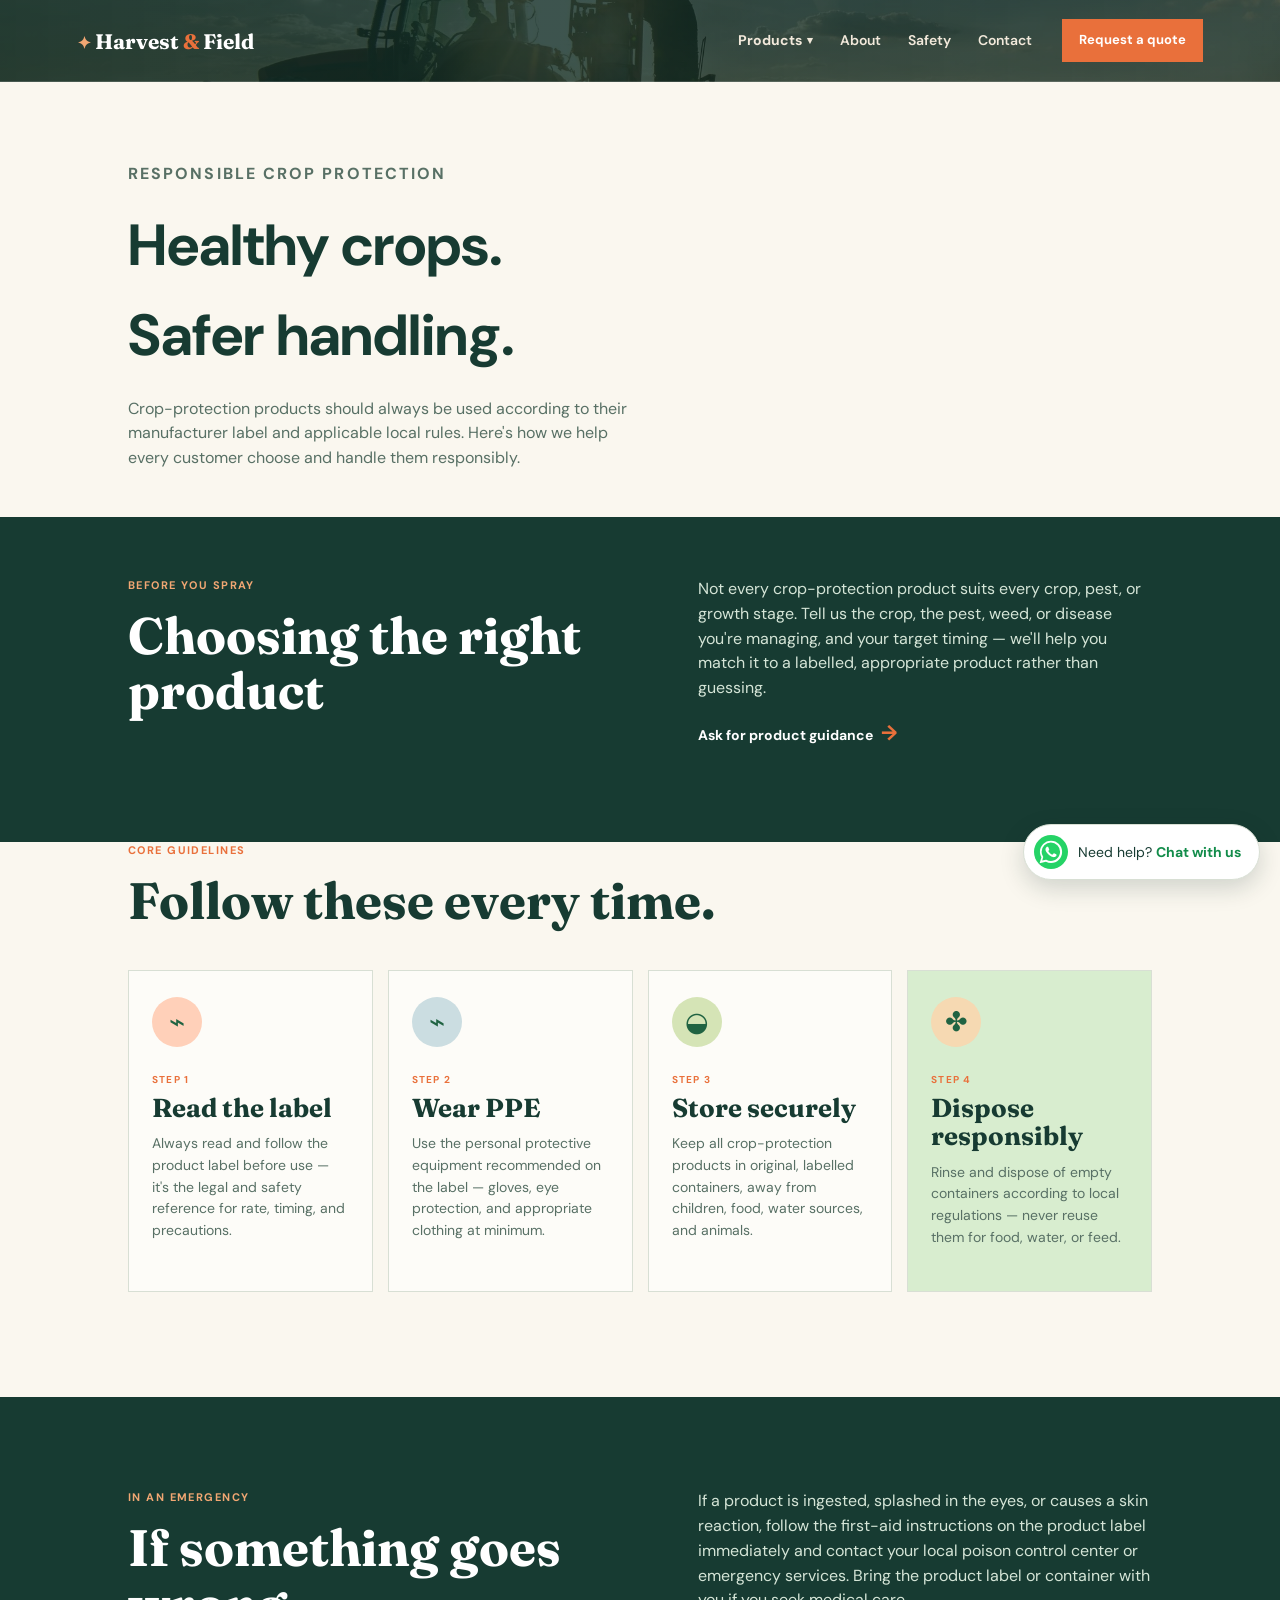
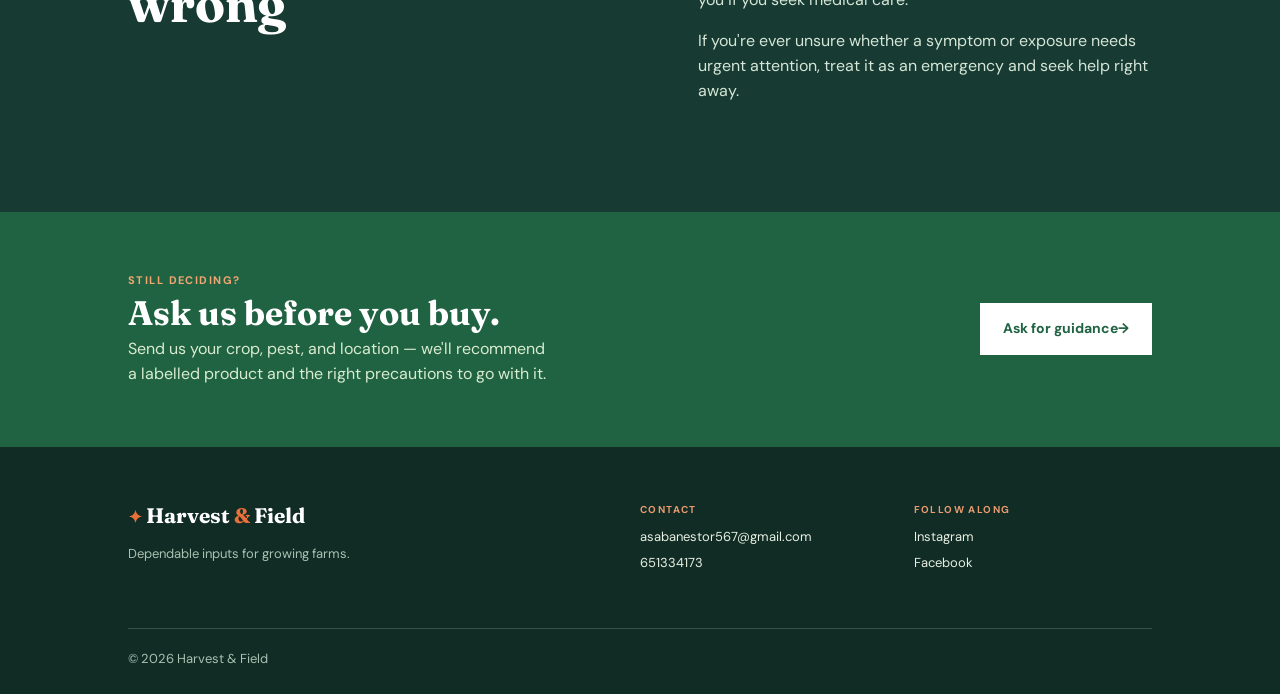
<file: harvest-and-field-site/safety.html>
<!doctype html>
<html lang="en">
  <head>
    <meta charset="UTF-8" />
    <meta name="viewport" content="width=device-width, initial-scale=1.0" />
    <meta name="description" content="Responsible crop-protection handling guidance from Harvest & Field." />
    <title>Safety | Harvest &amp; Field</title>
    <link rel="preconnect" href="https://fonts.googleapis.com" />
    <link rel="preconnect" href="https://fonts.gstatic.com" crossorigin />
    <link href="https://fonts.googleapis.com/css2?family=DM+Sans:wght@400;500;600;700&family=Fraunces:opsz,wght@9..144,600;9..144,700&display=swap" rel="stylesheet" />
    <link rel="stylesheet" href="styles.css" />
  </head>
  <body>
    <!-- Replace the phone number below with your real WhatsApp Business number (digits only, country code first, no + or spaces) -->
    <a class="whatsapp-widget" href="https://wa.me/651334173" target="_blank" rel="noopener noreferrer" aria-label="Chat with us on WhatsApp">
      <svg class="whatsapp-icon" viewBox="0 0 32 32" xmlns="http://www.w3.org/2000/svg" aria-hidden="true">
        <circle cx="16" cy="16" r="16" fill="#25D366"/>
        <path fill="#fff" d="M23.47 8.52A10.4 10.4 0 0 0 16.02 5.3c-5.76 0-10.44 4.68-10.44 10.44 0 1.84.48 3.63 1.4 5.21L5.3 26.7l5.9-1.55a10.42 10.42 0 0 0 4.82 1.23h.01c5.76 0 10.44-4.68 10.44-10.44 0-2.79-1.09-5.41-3.06-7.38zm-7.45 16.06h-.01a8.66 8.66 0 0 1-4.42-1.21l-.32-.19-3.5.92.94-3.42-.21-.35a8.65 8.65 0 0 1-1.33-4.6 8.68 8.68 0 0 1 8.68-8.68 8.62 8.62 0 0 1 6.14 2.55 8.61 8.61 0 0 1 2.54 6.14c0 4.79-3.9 8.68-8.68 8.68zm4.76-6.5c-.26-.13-1.54-.76-1.78-.85-.24-.09-.41-.13-.59.13-.17.26-.67.85-.82 1.02-.15.17-.3.19-.56.06-.26-.13-1.08-.4-2.06-1.27-.76-.68-1.28-1.51-1.42-1.77-.15-.26-.02-.4.11-.53.11-.11.26-.3.39-.44.13-.15.17-.26.26-.43.09-.17.04-.32-.02-.45-.06-.13-.59-1.43-.81-1.95-.21-.51-.43-.44-.59-.45l-.5-.01c-.17 0-.45.06-.69.32-.24.26-.9.88-.9 2.15 0 1.27.92 2.5 1.05 2.67.13.17 1.81 2.76 4.38 3.87.61.26 1.09.42 1.46.54.61.19 1.17.17 1.61.1.49-.07 1.54-.63 1.75-1.24.22-.61.22-1.13.15-1.24-.06-.11-.24-.17-.5-.3z"/>
      </svg>
      <span class="whatsapp-text">Need help? <strong>Chat with us</strong></span>
    </a>
    <header class="site-header">
      <a class="brand" href="index.html#home" aria-label="Harvest and Field home"><span class="brand-mark">✦</span> Harvest <em>&amp;</em> Field</a>
      <button class="menu-button" aria-expanded="false" aria-controls="site-nav">Menu</button>
      <nav id="site-nav" class="site-nav" aria-label="Main navigation">
        <div class="nav-dropdown">
          <button class="nav-dropdown-trigger" aria-expanded="false" aria-controls="nav-dropdown-panel">Products <span class="caret">▾</span></button>
          <div id="nav-dropdown-panel" class="nav-dropdown-panel">
            <a href="products/index.html#seeds">Seeds</a>
            <a href="products/index.html#fertilizers">Fertilizers</a>
            <a href="products/index.html#protection">Pesticides &amp; insecticides</a>
            <a href="products/index.html#sprayers">Sprayers &amp; application equipment</a>
            <a href="products/index.html#tools">Tools &amp; equipment</a>
            <a href="products/index.html#livestock-care">Livestock &amp; equine care</a>
            <a class="nav-dropdown-all" href="products/index.html">View all products →</a>
          </div>
        </div>
        <a href="about.html">About</a><a href="safety.html" class="nav-current">Safety</a><a href="index.html#contact">Contact</a>
        <a href="index.html#quote" class="nav-cta-mobile">Request a quote <span class="cart-badge" data-cart-badge hidden>0</span></a>
      </nav>
      <a class="button button-small header-cta" href="index.html#quote">Request a quote <span class="cart-badge" data-cart-badge hidden>0</span></a>
    </header>

    <main>
      <section class="page-hero">
        <p class="eyebrow">Responsible crop protection</p>
        <h1>Healthy crops. Safer handling.</h1>
        <p>Crop-protection products should always be used according to their manufacturer label and applicable local rules. Here's how we help every customer choose and handle them responsibly.</p>
      </section>

      <section class="safety-section safety-section-page">
        <div><p class="eyebrow">Before you spray</p><h2>Choosing the right product</h2></div>
        <div class="safety-copy">
          <p>Not every crop-protection product suits every crop, pest, or growth stage. Tell us the crop, the pest, weed, or disease you're managing, and your target timing — we'll help you match it to a labelled, appropriate product rather than guessing.</p>
          <a href="index.html#quote" class="text-link">Ask for product guidance <span>→</span></a>
        </div>
      </section>

      <section class="section safety-guidelines">
        <div class="section-heading">
          <div><p class="eyebrow">Core guidelines</p><h2>Follow these every time.</h2></div>
        </div>
        <div class="product-grid">
          <div class="product-card"><div class="product-icon protect">⌁</div><p class="card-label">Step 1</p><h3>Read the label</h3><p>Always read and follow the product label before use — it's the legal and safety reference for rate, timing, and precautions.</p></div>
          <div class="product-card"><div class="product-icon tools">⌁</div><p class="card-label">Step 2</p><h3>Wear PPE</h3><p>Use the personal protective equipment recommended on the label — gloves, eye protection, and appropriate clothing at minimum.</p></div>
          <div class="product-card"><div class="product-icon fertilizer">◒</div><p class="card-label">Step 3</p><h3>Store securely</h3><p>Keep all crop-protection products in original, labelled containers, away from children, food, water sources, and animals.</p></div>
          <div class="product-card featured"><div class="product-icon seed">✤</div><p class="card-label">Step 4</p><h3>Dispose responsibly</h3><p>Rinse and dispose of empty containers according to local regulations — never reuse them for food, water, or feed.</p></div>
        </div>
      </section>

      <section class="safety-section">
        <div><p class="eyebrow">In an emergency</p><h2>If something goes wrong</h2></div>
        <div class="safety-copy">
          <p>If a product is ingested, splashed in the eyes, or causes a skin reaction, follow the first-aid instructions on the product label immediately and contact your local poison control center or emergency services. Bring the product label or container with you if you seek medical care.</p>
          <p>If you're ever unsure whether a symptom or exposure needs urgent attention, treat it as an emergency and seek help right away.</p>
        </div>
      </section>

      <section class="quote-teaser">
        <div>
          <p class="eyebrow">Still deciding?</p>
          <h2>Ask us before you buy.</h2>
          <p>Send us your crop, pest, and location — we'll recommend a labelled product and the right precautions to go with it.</p>
        </div>
        <a class="button" href="index.html#quote">Ask for guidance <span>→</span></a>
      </section>
    </main>

    <footer id="contact" class="site-footer"><div class="footer-brand"><a class="brand" href="index.html#home"><span class="brand-mark">✦</span> Harvest <em>&amp;</em> Field</a><p>Dependable inputs for growing farms.</p></div><div><p class="footer-label">Contact</p><a href="mailto:asabanestor567@gmail.com">asabanestor567@gmail.com</a><a href="tel:651334173">651334173</a></div><div><p class="footer-label">Follow along</p><a href="#">Instagram</a><a href="#">Facebook</a></div><p class="copyright">© <span id="year"></span> Harvest &amp; Field</p></footer>
    <script src="script.js"></script>
    <script src="quote-cart.js"></script>
  </body>
</html>
</file>
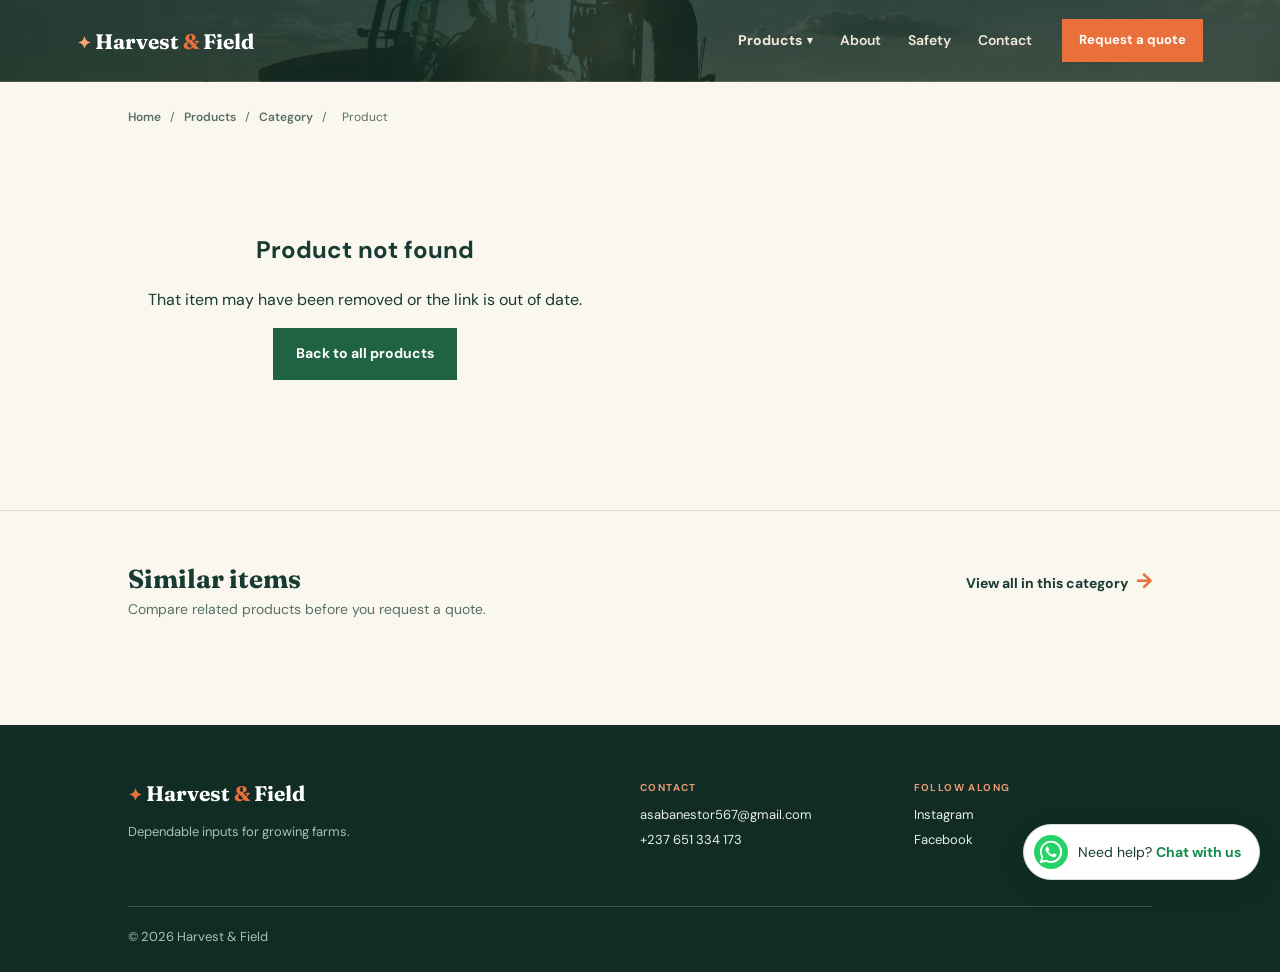
<file: products/product.html>
<!doctype html>
<html lang="en">
  <head>
    <meta charset="UTF-8" />
    <meta name="viewport" content="width=device-width, initial-scale=1.0" />
    <meta name="description" content="Product details, pricing, and availability from Harvest & Field." />
    <title>Product | Harvest &amp; Field</title>
    <link rel="preconnect" href="https://fonts.googleapis.com" />
    <link rel="preconnect" href="https://fonts.gstatic.com" crossorigin />
    <link href="https://fonts.googleapis.com/css2?family=DM+Sans:wght@400;500;600;700&family=Fraunces:opsz,wght@9..144,600;9..144,700&display=swap" rel="stylesheet" />
    <link rel="stylesheet" href="../styles.css" />
  </head>
  <body>
    <!-- Replace the phone number below with your real WhatsApp Business number (digits only, country code first, no + or spaces) -->
    <a class="whatsapp-widget" href="https://wa.me/237651334173" target="_blank" rel="noopener noreferrer" aria-label="Chat with us on WhatsApp">
      <svg class="whatsapp-icon" viewBox="0 0 32 32" xmlns="http://www.w3.org/2000/svg" aria-hidden="true">
        <circle cx="16" cy="16" r="16" fill="#25D366"/>
        <path fill="#fff" d="M23.47 8.52A10.4 10.4 0 0 0 16.02 5.3c-5.76 0-10.44 4.68-10.44 10.44 0 1.84.48 3.63 1.4 5.21L5.3 26.7l5.9-1.55a10.42 10.42 0 0 0 4.82 1.23h.01c5.76 0 10.44-4.68 10.44-10.44 0-2.79-1.09-5.41-3.06-7.38zm-7.45 16.06h-.01a8.66 8.66 0 0 1-4.42-1.21l-.32-.19-3.5.92.94-3.42-.21-.35a8.65 8.65 0 0 1-1.33-4.6 8.68 8.68 0 0 1 8.68-8.68 8.62 8.62 0 0 1 6.14 2.55 8.61 8.61 0 0 1 2.54 6.14c0 4.79-3.9 8.68-8.68 8.68zm4.76-6.5c-.26-.13-1.54-.76-1.78-.85-.24-.09-.41-.13-.59.13-.17.26-.67.85-.82 1.02-.15.17-.3.19-.56.06-.26-.13-1.08-.4-2.06-1.27-.76-.68-1.28-1.51-1.42-1.77-.15-.26-.02-.4.11-.53.11-.11.26-.3.39-.44.13-.15.17-.26.26-.43.09-.17.04-.32-.02-.45-.06-.13-.59-1.43-.81-1.95-.21-.51-.43-.44-.59-.45l-.5-.01c-.17 0-.45.06-.69.32-.24.26-.9.88-.9 2.15 0 1.27.92 2.5 1.05 2.67.13.17 1.81 2.76 4.38 3.87.61.26 1.09.42 1.46.54.61.19 1.17.17 1.61.1.49-.07 1.54-.63 1.75-1.24.22-.61.22-1.13.15-1.24-.06-.11-.24-.17-.5-.3z"/>
      </svg>
      <span class="whatsapp-text">Need help? <strong>Chat with us</strong></span>
    </a>
    <header class="site-header">
      <a class="brand" href="../index.html#home" aria-label="Harvest and Field home"><span class="brand-mark">✦</span> Harvest <em>&amp;</em> Field</a>
      <button class="menu-button" aria-expanded="false" aria-controls="site-nav">Menu</button>
      <nav id="site-nav" class="site-nav" aria-label="Main navigation">
        <div class="nav-dropdown">
          <button class="nav-dropdown-trigger" aria-expanded="false" aria-controls="nav-dropdown-panel">Products <span class="caret">▾</span></button>
          <div id="nav-dropdown-panel" class="nav-dropdown-panel">
            <a href="index.html#seeds">Seeds</a>
            <a href="index.html#fertilizers">Fertilizers</a>
            <a href="index.html#protection">Pesticides &amp; insecticides</a>
            <a href="index.html#sprayers">Sprayers &amp; application equipment</a>
            <a href="index.html#tools">Tools &amp; equipment</a>
            <a href="index.html#livestock-care">Livestock &amp; equine care</a>
            <a class="nav-dropdown-all" href="index.html">View all products →</a>
          </div>
        </div>
        <a href="../about.html">About</a><a href="../safety.html">Safety</a><a href="../index.html#contact">Contact</a>
        <a href="../index.html#quote" class="nav-cta-mobile">Request a quote <span class="cart-badge" data-cart-badge hidden>0</span></a>
      </nav>
      <a class="button button-small header-cta" href="../index.html#quote">Request a quote <span class="cart-badge" data-cart-badge hidden>0</span></a>
    </header>

    <main>
      <nav class="breadcrumb" aria-label="Breadcrumb">
        <a href="../index.html">Home</a> <span>/</span> <a href="index.html">Products</a> <span>/</span> <a id="crumb-category" href="index.html">Category</a> <span>/</span> <span id="crumb-name">Product</span>
      </nav>

      <section class="product-detail" id="product-detail">
        <!-- populated by product.js -->
      </section>

      <section class="similar-section">
        <div class="similar-heading">
          <h2>Similar items</h2>
          <a id="view-all-category" class="text-link" href="index.html">View all in this category <span>→</span></a>
        </div>
        <p class="similar-intro">Compare related products before you request a quote.</p>
        <div class="catalog-grid" id="similar-grid"></div>
      </section>
    </main>

    <footer id="contact" class="site-footer"><div class="footer-brand"><a class="brand" href="../index.html#home"><span class="brand-mark">✦</span> Harvest <em>&amp;</em> Field</a><p>Dependable inputs for growing farms.</p></div><div><p class="footer-label">Contact</p><a href="mailto:asabanestor567@gmail.com">asabanestor567@gmail.com</a><a href="tel:+237651334173">+237 651 334 173</a></div><div><p class="footer-label">Follow along</p><a href="#">Instagram</a><a href="#">Facebook</a></div><p class="copyright">© <span id="year"></span> Harvest &amp; Field</p></footer>

    <script src="../products.js"></script>
    <script src="../script.js"></script>
    <script src="../quote-cart.js"></script>
    <script src="product.js"></script>
  </body>
</html>
</file>
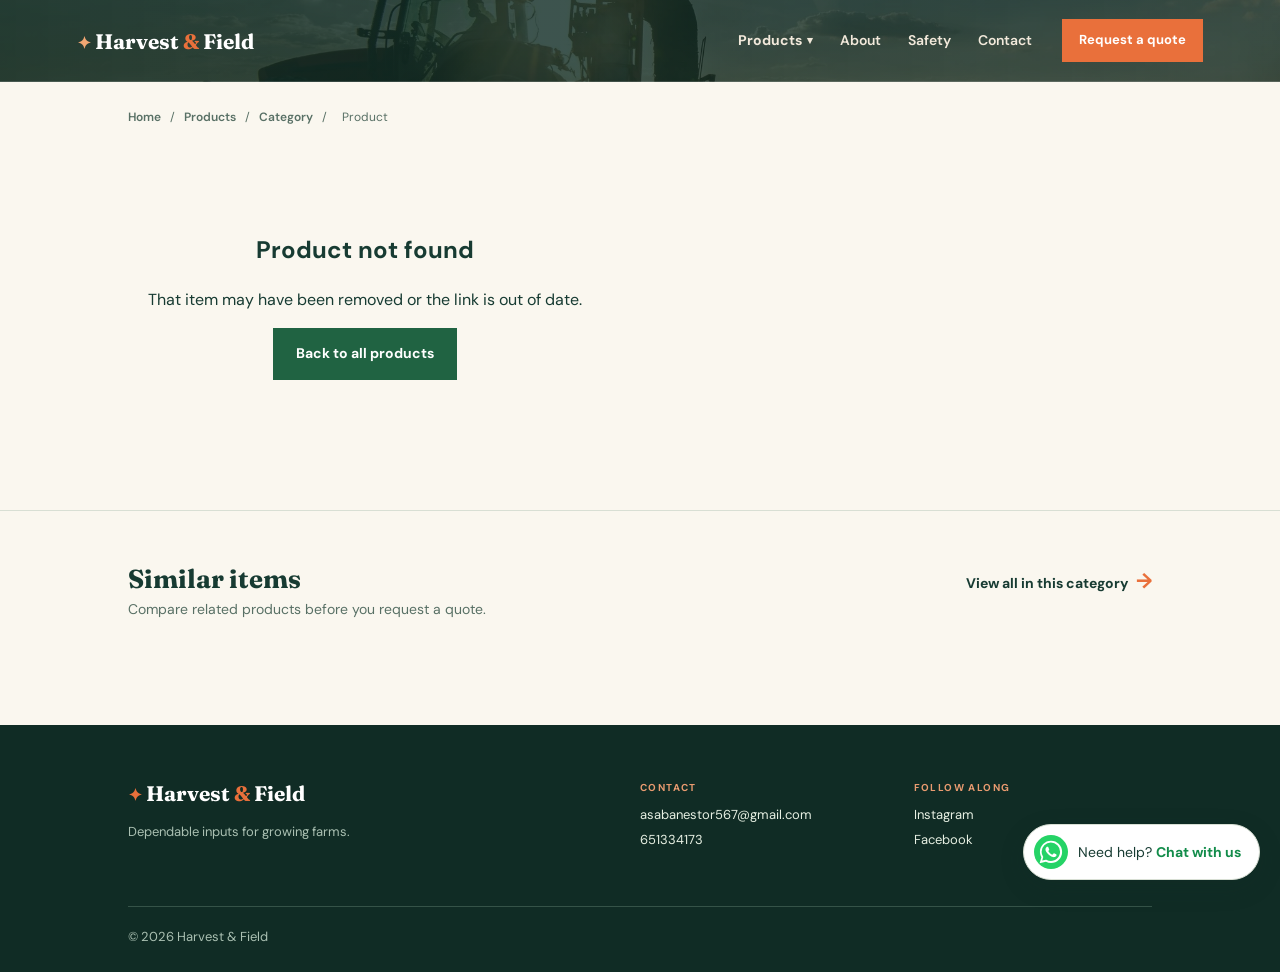
<file: harvest-and-field-site/products/product.html>
<!doctype html>
<html lang="en">
  <head>
    <meta charset="UTF-8" />
    <meta name="viewport" content="width=device-width, initial-scale=1.0" />
    <meta name="description" content="Product details, pricing, and availability from Harvest & Field." />
    <title>Product | Harvest &amp; Field</title>
    <link rel="preconnect" href="https://fonts.googleapis.com" />
    <link rel="preconnect" href="https://fonts.gstatic.com" crossorigin />
    <link href="https://fonts.googleapis.com/css2?family=DM+Sans:wght@400;500;600;700&family=Fraunces:opsz,wght@9..144,600;9..144,700&display=swap" rel="stylesheet" />
    <link rel="stylesheet" href="../styles.css" />
  </head>
  <body>
    <!-- Replace the phone number below with your real WhatsApp Business number (digits only, country code first, no + or spaces) -->
    <a class="whatsapp-widget" href="https://wa.me/651334173" target="_blank" rel="noopener noreferrer" aria-label="Chat with us on WhatsApp">
      <svg class="whatsapp-icon" viewBox="0 0 32 32" xmlns="http://www.w3.org/2000/svg" aria-hidden="true">
        <circle cx="16" cy="16" r="16" fill="#25D366"/>
        <path fill="#fff" d="M23.47 8.52A10.4 10.4 0 0 0 16.02 5.3c-5.76 0-10.44 4.68-10.44 10.44 0 1.84.48 3.63 1.4 5.21L5.3 26.7l5.9-1.55a10.42 10.42 0 0 0 4.82 1.23h.01c5.76 0 10.44-4.68 10.44-10.44 0-2.79-1.09-5.41-3.06-7.38zm-7.45 16.06h-.01a8.66 8.66 0 0 1-4.42-1.21l-.32-.19-3.5.92.94-3.42-.21-.35a8.65 8.65 0 0 1-1.33-4.6 8.68 8.68 0 0 1 8.68-8.68 8.62 8.62 0 0 1 6.14 2.55 8.61 8.61 0 0 1 2.54 6.14c0 4.79-3.9 8.68-8.68 8.68zm4.76-6.5c-.26-.13-1.54-.76-1.78-.85-.24-.09-.41-.13-.59.13-.17.26-.67.85-.82 1.02-.15.17-.3.19-.56.06-.26-.13-1.08-.4-2.06-1.27-.76-.68-1.28-1.51-1.42-1.77-.15-.26-.02-.4.11-.53.11-.11.26-.3.39-.44.13-.15.17-.26.26-.43.09-.17.04-.32-.02-.45-.06-.13-.59-1.43-.81-1.95-.21-.51-.43-.44-.59-.45l-.5-.01c-.17 0-.45.06-.69.32-.24.26-.9.88-.9 2.15 0 1.27.92 2.5 1.05 2.67.13.17 1.81 2.76 4.38 3.87.61.26 1.09.42 1.46.54.61.19 1.17.17 1.61.1.49-.07 1.54-.63 1.75-1.24.22-.61.22-1.13.15-1.24-.06-.11-.24-.17-.5-.3z"/>
      </svg>
      <span class="whatsapp-text">Need help? <strong>Chat with us</strong></span>
    </a>
    <header class="site-header">
      <a class="brand" href="../index.html#home" aria-label="Harvest and Field home"><span class="brand-mark">✦</span> Harvest <em>&amp;</em> Field</a>
      <button class="menu-button" aria-expanded="false" aria-controls="site-nav">Menu</button>
      <nav id="site-nav" class="site-nav" aria-label="Main navigation">
        <div class="nav-dropdown">
          <button class="nav-dropdown-trigger" aria-expanded="false" aria-controls="nav-dropdown-panel">Products <span class="caret">▾</span></button>
          <div id="nav-dropdown-panel" class="nav-dropdown-panel">
            <a href="index.html#seeds">Seeds</a>
            <a href="index.html#fertilizers">Fertilizers</a>
            <a href="index.html#protection">Pesticides &amp; insecticides</a>
            <a href="index.html#sprayers">Sprayers &amp; application equipment</a>
            <a href="index.html#tools">Tools &amp; equipment</a>
            <a href="index.html#livestock-care">Livestock &amp; equine care</a>
            <a class="nav-dropdown-all" href="index.html">View all products →</a>
          </div>
        </div>
        <a href="../about.html">About</a><a href="../safety.html">Safety</a><a href="../index.html#contact">Contact</a>
        <a href="../index.html#quote" class="nav-cta-mobile">Request a quote <span class="cart-badge" data-cart-badge hidden>0</span></a>
      </nav>
      <a class="button button-small header-cta" href="../index.html#quote">Request a quote <span class="cart-badge" data-cart-badge hidden>0</span></a>
    </header>

    <main>
      <nav class="breadcrumb" aria-label="Breadcrumb">
        <a href="../index.html">Home</a> <span>/</span> <a href="index.html">Products</a> <span>/</span> <a id="crumb-category" href="index.html">Category</a> <span>/</span> <span id="crumb-name">Product</span>
      </nav>

      <section class="product-detail" id="product-detail">
        <!-- populated by product.js -->
      </section>

      <section class="similar-section">
        <div class="similar-heading">
          <h2>Similar items</h2>
          <a id="view-all-category" class="text-link" href="index.html">View all in this category <span>→</span></a>
        </div>
        <p class="similar-intro">Compare related products before you request a quote.</p>
        <div class="catalog-grid" id="similar-grid"></div>
      </section>
    </main>

    <footer id="contact" class="site-footer"><div class="footer-brand"><a class="brand" href="../index.html#home"><span class="brand-mark">✦</span> Harvest <em>&amp;</em> Field</a><p>Dependable inputs for growing farms.</p></div><div><p class="footer-label">Contact</p><a href="mailto:asabanestor567@gmail.com">asabanestor567@gmail.com</a><a href="tel:651334173">651334173</a></div><div><p class="footer-label">Follow along</p><a href="#">Instagram</a><a href="#">Facebook</a></div><p class="copyright">© <span id="year"></span> Harvest &amp; Field</p></footer>

    <script src="../products.js"></script>
    <script src="../script.js"></script>
    <script src="../quote-cart.js"></script>
    <script src="product.js"></script>
  </body>
</html>
</file>
<file: styles.css>
:root{--ink:#173b32;--green:#206342;--light:#edf4e9;--cream:#faf7ef;--orange:#e9703b;--line:#d8dfd4;--muted:#587065}*{box-sizing:border-box}html{scroll-behavior:smooth}body{margin:0;background:var(--cream);color:var(--ink);font:16px/1.55 'DM Sans',sans-serif}a{color:inherit;text-decoration:none}.site-header{height:82px;padding:0 6vw;display:flex;align-items:center;gap:30px;border-bottom:1px solid var(--line);background:rgba(250,247,239,.93);position:sticky;top:0;z-index:10;backdrop-filter:blur(9px)}.brand{font:700 21px Fraunces,serif;white-space:nowrap}.brand em{color:var(--orange);font-style:normal}.brand-mark{color:var(--orange);font-size:17px}.site-nav{display:flex;gap:27px;margin-left:auto;font-size:14px;font-weight:600}.site-nav a:hover,.text-link:hover,.product-card a:hover{color:var(--orange)}.button{display:inline-flex;align-items:center;justify-content:center;background:var(--green);color:white;padding:14px 22px;border:1px solid var(--green);font-weight:700;font-size:14px;transition:.2s}.button:hover{background:#164c32}.button-small{padding:10px 16px;font-size:13px}.menu-button{display:none}.hero{min-height:600px;display:grid;grid-template-columns:1.08fr .92fr;padding-left:10vw;background:#e5f0df}.hero-copy{padding:95px 5vw 75px 0;align-self:center}.eyebrow{color:var(--orange);text-transform:uppercase;letter-spacing:.13em;font-size:11px;font-weight:700;margin:0 0 14px}.hero h1,h2,h3{font-family:Fraunces,serif;line-height:1.08}.hero h1{font-size:clamp(43px,5.3vw,75px);max-width:670px;margin:0}.hero-text{font-size:18px;color:#466056;max-width:570px;margin:24px 0}.hero-actions{display:flex;align-items:center;gap:28px;margin-top:30px}.text-link{font-weight:700;font-size:14px}.text-link span{color:var(--orange);font-size:21px;margin-left:5px}.trust-row{display:flex;gap:17px;flex-wrap:wrap;font-size:12px;font-weight:600;margin-top:43px;color:#456057}.hero-art{position:relative;overflow:hidden;background:#96c48a;min-height:420px;color:#fff}.hero-art .sun{width:150px;height:150px;border-radius:50%;background:#f5cf68;position:absolute;right:19%;top:12%}.hill{position:absolute;border-radius:50% 50% 0 0;bottom:-20px}.hill-back{background:#5a9d67;width:130%;height:48%;left:-35%}.hill-front{background:#367b51;width:120%;height:34%;right:-40%}.plant{position:absolute;font-size:100px;color:#dce87a;bottom:8%;line-height:1}.plant-one{left:12%;transform:rotate(-15deg)}.plant-two{left:37%;bottom:2%;color:#cbdc6d}.plant-three{right:16%;font-size:120px;bottom:5%;transform:rotate(17deg)}.hero-art p{position:absolute;z-index:2;left:10%;top:7%;font:600 21px/1.3 Fraunces,serif}.hero-art p span{font:14px 'DM Sans',sans-serif}.intro-strip{background:var(--green);padding:27px 10vw;display:flex;justify-content:space-between;gap:25px;color:#fff;align-items:center}.intro-strip p{margin:0;font-family:Fraunces,serif;font-size:18px}.intro-strip a{color:#cce9bb;font-size:14px;font-weight:700;white-space:nowrap}.section{padding:105px 10vw}.section-heading{display:flex;justify-content:space-between;gap:40px;align-items:end;margin-bottom:42px}.section-heading h2,.story h2,.quote-section h2,.safety-section h2{font-size:clamp(33px,4vw,52px);margin:0;max-width:650px}.section-heading>p{max-width:310px;margin:0;color:var(--muted);font-size:14px}.product-grid{display:grid;grid-template-columns:repeat(4,1fr);gap:15px}.product-card{border:1px solid var(--line);padding:26px 23px;min-height:290px;background:#fdfcf8;display:flex;flex-direction:column}.product-card.featured{background:#d8edcf}.product-icon{width:50px;height:50px;border-radius:50%;display:grid;place-items:center;background:#f6d9b2;color:var(--green);font-size:27px;margin-bottom:25px}.fertilizer{background:#d5e4b6}.protect{background:#ffd0b9}.tools{background:#cbdde1}.card-label{font-size:10px;text-transform:uppercase;letter-spacing:.12em;color:var(--orange);font-weight:700;margin:0 0 7px}.product-card h3{font-size:26px;margin:0}.product-card p:not(.card-label){font-size:14px;color:var(--muted);margin:11px 0 17px}.product-card a{font-size:13px;font-weight:700;margin-top:auto}.story{display:grid;grid-template-columns:1fr 1fr;gap:9vw;align-items:center;background:#f0f3e9}.story-art{height:410px;background:#d4e2bf;position:relative;overflow:hidden}.story-art>span{position:absolute;font:700 120px Fraunces,serif;color:#eaf1df;left:8%;top:4%}.field-lines{position:absolute;width:140%;height:78%;border:22px solid #8db56f;border-radius:50%;left:-40%;bottom:-48%;box-shadow:0 -45px 0 #bad394,0 -90px 0 #8db56f}.story-leaf{position:absolute;right:8%;top:19%;font-size:190px;color:#498455;transform:rotate(-24deg)}.story-copy>p:not(.eyebrow){color:var(--muted);max-width:500px}.safety-section{background:#173b32;color:#fff;padding:92px 10vw;display:grid;grid-template-columns:1fr 1fr;gap:9vw}.safety-section .eyebrow{color:#f2a773}.safety-copy{color:#d5e5d7}.safety-copy p{margin-top:0}.safety-copy ul{padding-left:20px;font-size:14px;margin:23px 0}.safety-copy li{margin:7px 0}.safety-copy .text-link{color:#fff}.quote-section{padding:105px 10vw;display:grid;grid-template-columns:.75fr 1.25fr;gap:10vw}.quote-copy>p:not(.eyebrow){color:var(--muted);max-width:365px}.small-note{font-size:13px;border-left:3px solid var(--orange);padding-left:13px}.quote-form{display:grid;grid-template-columns:1fr 1fr;gap:17px}.quote-form label{font-size:12px;font-weight:700;color:#3f5a4e}.quote-form input,.quote-form select,.quote-form textarea{font:15px 'DM Sans',sans-serif;color:var(--ink);width:100%;display:block;background:#fffdf8;border:1px solid #cfd8cd;padding:11px;margin-top:6px;border-radius:0}.quote-form input:focus,.quote-form select:focus,.quote-form textarea:focus{outline:2px solid #8ec17c;border-color:transparent}.full-width,.form-button,.form-note{grid-column:1/-1}.form-button{width:max-content;cursor:pointer;margin-top:2px}.form-note{font-size:11px;color:var(--muted);margin:0}.site-footer{background:#102c25;color:#e7f0e3;padding:55px 10vw 25px;display:grid;grid-template-columns:2fr 1fr 1fr;gap:35px}.site-footer .brand{color:#fff}.footer-brand p,.copyright{font-size:13px;color:#aac0b2}.footer-label{font-size:10px;text-transform:uppercase;letter-spacing:.14em;color:#e99b70;font-weight:700;margin:0 0 10px}.site-footer div:not(.footer-brand) a{display:block;font-size:13px;margin:5px 0}.copyright{grid-column:1/-1;margin:15px 0 0;border-top:1px solid #355348;padding-top:20px}@media(max-width:760px){.site-header{padding:0 6vw;height:68px;gap:12px}.menu-button{display:block;margin-left:auto;background:none;border:0;color:var(--ink);font:700 13px 'DM Sans';cursor:pointer}.site-nav{display:none;position:absolute;top:68px;left:0;right:0;padding:20px 6vw;background:var(--cream);border-bottom:1px solid var(--line);flex-direction:column;gap:15px}.site-nav.open{display:flex}.header-cta{display:none}.hero{display:block;padding-left:6vw}.hero-copy{padding:67px 6vw 54px 0}.hero-art{min-height:320px}.intro-strip{padding:23px 6vw;display:block}.intro-strip a{display:inline-block;margin-top:9px}.section,.quote-section{padding:72px 6vw}.section-heading,.safety-section,.quote-section,.story{display:block}.section-heading>p{margin-top:17px}.product-grid{grid-template-columns:1fr 1fr}.product-card{min-height:255px;padding:20px 17px}.product-card h3{font-size:23px}.story-art{height:300px;margin-bottom:48px}.safety-section{padding:70px 6vw}.safety-copy{margin-top:30px}.quote-copy{margin-bottom:38px}.site-footer{padding:45px 6vw 22px;grid-template-columns:1fr 1fr}.footer-brand,.copyright{grid-column:1/-1}}@media(max-width:420px){.product-grid,.quote-form{grid-template-columns:1fr}.hero h1{font-size:42px}.trust-row{display:block}.trust-row span{display:block;margin:7px 0}.site-footer{grid-template-columns:1fr}.site-footer div{margin-bottom:10px}}


/* ============ Added: products dropdown, catalog, product detail, quote flow ============ */

.nav-dropdown{position:relative}
.nav-dropdown-trigger{background:none;border:0;font:700 14px 'DM Sans',sans-serif;color:var(--ink);cursor:pointer;display:inline-flex;align-items:center;gap:5px;padding:0}
.nav-dropdown-trigger:hover,.nav-dropdown-trigger[aria-expanded="true"]{color:var(--orange)}
.nav-dropdown-trigger .caret{font-size:11px;transition:transform .15s}
.nav-dropdown-trigger[aria-expanded="true"] .caret{transform:rotate(180deg)}
.nav-dropdown-panel{display:none;position:absolute;top:calc(100% + 14px);left:0;background:#fffdf8;border:1px solid var(--line);box-shadow:0 14px 30px rgba(23,59,50,.12);min-width:230px;padding:8px;z-index:20}
.nav-dropdown-panel.open{display:flex;flex-direction:column}
.nav-dropdown-panel a{padding:10px 12px;font-size:14px;font-weight:600;color:var(--ink);border-radius:2px}
.nav-dropdown-panel a:hover{background:var(--light);color:var(--green)}
.nav-dropdown-panel .nav-dropdown-all{margin-top:6px;border-top:1px solid var(--line);padding-top:12px;color:var(--orange);font-size:13px}

@media(max-width:760px){
  .nav-dropdown-panel{position:static;box-shadow:none;border:0;padding:4px 0 4px 14px;min-width:0}
  .nav-dropdown-panel.open{display:flex}
  .nav-dropdown-trigger{width:100%;justify-content:space-between;padding:4px 0}
}

.text-link-inline{font-size:13px;font-weight:700;margin-top:auto;color:var(--ink)}
.product-card:hover .text-link-inline{color:var(--orange)}

/* Status pills */
.status-pill{display:inline-flex;align-items:center;font-size:10px;font-weight:700;text-transform:uppercase;letter-spacing:.06em;padding:5px 10px;border-radius:2px}
.status-pill-lg{font-size:12px;padding:7px 14px;margin:10px 0}
.status-in{background:#d8edcf;color:#206342}
.status-low{background:#fbe6c4;color:#9a5b0a}
.status-out{background:#f2d3d3;color:#9c2f2f}
.status-special{background:#d9e6f2;color:#2b5a82}

/* Catalog hero + filters */
.catalog-hero{padding:80px 10vw 20px;max-width:760px}
.catalog-hero h1{font-size:clamp(36px,5vw,58px);margin:14px 0}
.catalog-hero p{color:var(--muted);font-size:16px}
.catalog-filters{display:flex;gap:12px;flex-wrap:wrap;padding:0 10vw 40px}
.filter-chip{border:1px solid var(--line);padding:9px 16px;font-size:13px;font-weight:700;border-radius:999px;background:#fdfcf8}
.filter-chip:hover{border-color:var(--green);color:var(--green)}

.catalog-section{padding:20px 10vw 60px}
.catalog-section h2{font-size:clamp(26px,3vw,36px);margin:0 0 24px}
.catalog-grid{display:grid;grid-template-columns:repeat(4,1fr);gap:18px}
.catalog-card{border:1px solid var(--line);background:#fdfcf8;display:flex;flex-direction:column;overflow:hidden}
.catalog-card:hover{border-color:var(--green)}
.catalog-card-image{position:relative;background:#fff;aspect-ratio:1/1;display:flex;align-items:center;justify-content:center;padding:14px}
.catalog-card-image img{max-width:100%;max-height:100%;object-fit:contain}
.catalog-card-image .status-pill{position:absolute;top:10px;right:10px}
.catalog-card-body{padding:16px}
.catalog-card-body h3{font-family:Fraunces,serif;font-size:18px;margin:0 0 6px;line-height:1.2}
.catalog-card-body p{font-size:13px;color:var(--muted);margin:0 0 10px}
.catalog-card-price{font-size:13px;font-weight:700;color:var(--green)}
.empty-note{color:var(--muted);font-size:14px}

/* Breadcrumb */
.breadcrumb{padding:26px 10vw 0;font-size:12px;color:var(--muted)}
.breadcrumb a{color:var(--muted);font-weight:600}
.breadcrumb a:hover{color:var(--orange)}
.breadcrumb span{margin:0 6px}

/* Product detail */
.product-detail{display:grid;grid-template-columns:1fr 1fr;gap:6vw;padding:24px 10vw 70px;align-items:start}
.product-image{background:#fff;border:1px solid var(--line);aspect-ratio:1/1;display:flex;align-items:center;justify-content:center;padding:30px}
.product-image img{max-width:100%;max-height:100%;object-fit:contain}
.product-info h1{font-size:clamp(28px,3.6vw,42px);margin:6px 0 4px}
.product-price{font-size:22px;font-weight:700;color:var(--green);margin:14px 0 4px}
.product-description{color:var(--muted);font-size:15px;max-width:520px;margin:14px 0 26px}
.product-actions{display:flex;align-items:center;gap:24px;flex-wrap:wrap;margin-bottom:22px}
.product-note{font-size:12px;color:var(--muted);border-left:3px solid var(--orange);padding-left:12px;max-width:480px}
.product-missing{padding:60px 0;text-align:center}

.similar-section{padding:20px 10vw 80px;border-top:1px solid var(--line)}
.similar-section h2{font-size:26px;margin:34px 0 6px}
.similar-intro{color:var(--muted);font-size:14px;margin:0 0 24px}

/* Quote-selected-product widget */
.quote-selected-product{background:#173b32;color:#fff;padding:16px 18px;margin-top:24px;max-width:365px}
.quote-selected-label{font-size:11px;text-transform:uppercase;letter-spacing:.1em;color:#f2a773;margin:0 0 4px}
.quote-selected-name{font-family:Fraunces,serif;font-size:18px;margin:0 0 8px}
.quote-clear{background:none;border:0;color:#cce9bb;font-size:12px;font-weight:700;cursor:pointer;padding:0}
.quote-clear:hover{color:#fff}

@media(max-width:900px){
  .catalog-grid{grid-template-columns:repeat(2,1fr)}
  .product-detail{grid-template-columns:1fr;gap:30px}
}
@media(max-width:480px){
  .catalog-grid{grid-template-columns:1fr}
  .catalog-hero,.catalog-filters,.catalog-section,.breadcrumb,.product-detail,.similar-section{padding-left:6vw;padding-right:6vw}
}


/* ============ Added: standalone About/Safety pages ============ */

.nav-current{color:var(--orange)}

.page-hero{padding:80px 10vw 30px;max-width:760px}
.page-hero h1{font-size:clamp(36px,5vw,58px);margin:14px 0}
.page-hero p{color:var(--muted);font-size:16px}

.about-values,.safety-guidelines{padding-top:0}
.about-values .product-card p a.text-link-inline,
.safety-guidelines .product-card p a.text-link-inline{display:inline;margin:0;color:var(--orange);font-weight:700}

.safety-section-page{padding-top:60px}

.quote-teaser{background:var(--green);color:#fff;padding:60px 10vw;display:flex;justify-content:space-between;align-items:center;gap:30px;flex-wrap:wrap}
.quote-teaser h2{font-family:Fraunces,serif;font-size:clamp(24px,3vw,34px);margin:6px 0}
.quote-teaser p{color:#d9ecd0;margin:0;max-width:420px}
.quote-teaser .eyebrow{color:#f2a773}
.quote-teaser .button{background:#fff;color:var(--green);border-color:#fff}
.quote-teaser .button:hover{background:#eef7ea}

@media(max-width:760px){
  .page-hero{padding:60px 6vw 20px}
  .quote-teaser{padding:44px 6vw;flex-direction:column;align-items:flex-start}
}


/* ============ Added: mobile responsiveness & usability pass ============ */

html{-webkit-text-size-adjust:100%}
body{overflow-x:hidden}
img{max-width:100%}

/* Quote CTA inside the mobile menu (hidden on desktop; header button already covers that case) */
.nav-cta-mobile{display:none}

/* Bigger, easier-to-tap menu button */
.menu-button{padding:8px 4px}

@media(max-width:760px){
  /* Mobile menu gets its own prominent quote button since the header one is hidden */
  .nav-cta-mobile{
    display:block;
    margin-top:6px;
    padding-top:16px;
    border-top:1px solid var(--line);
    color:var(--green);
    font-weight:700;
  }

  /* Roomier tap targets throughout the mobile menu */
  .site-nav > a{padding:6px 0}
  .nav-dropdown-trigger{padding:6px 0}
  .nav-dropdown-panel a{padding:12px 12px;min-height:20px}

  /* Let primary hero/CTA buttons wrap instead of overflowing on narrow phones */
  .hero-actions{flex-wrap:wrap;row-gap:14px}
  .trust-row{row-gap:8px}

  /* Bring product/catalog/about/safety pages in line with the rest of the site's mobile side padding */
  .catalog-hero,.catalog-filters,.catalog-section,.breadcrumb,.product-detail,.similar-section,
  .page-hero,.about-values,.safety-guidelines,.safety-section-page{
    padding-left:6vw;
    padding-right:6vw;
  }
  .catalog-grid{grid-template-columns:repeat(2,1fr)}
  .product-detail{grid-template-columns:1fr;gap:26px}
  .product-image{padding:20px}

  /* Quote form: single column reads far better than a squeezed 2-column grid on mid-size phones */
  .quote-form{grid-template-columns:1fr}
  .quote-selected-product{max-width:none}

  /* Footer links get more breathing room for thumbs */
  .site-footer div:not(.footer-brand) a{padding:4px 0}

  /* Filter chips wrap cleanly and stay tappable */
  .catalog-filters{gap:10px}
  .filter-chip{padding:10px 16px}
}

@media(max-width:480px){
  .catalog-grid{grid-template-columns:1fr}
  .product-actions{flex-direction:column;align-items:flex-start;gap:14px}
  .product-actions .button{width:100%;text-align:center}
  .quote-teaser{align-items:stretch}
  .quote-teaser .button{width:100%;text-align:center}
  .hero-actions .button{width:100%;text-align:center}
  .hero-actions .text-link{width:100%;display:inline-block;text-align:center}
  .catalog-card-body h3{font-size:16px}
  .product-info h1{font-size:28px}
}


/* ============ Added: multi-item quote cart ============ */

/* Header/mobile-menu cart count badge */
.cart-badge{
  display:inline-flex;align-items:center;justify-content:center;
  min-width:18px;height:18px;padding:0 5px;margin-left:6px;
  background:var(--orange);color:#fff;font-size:11px;font-weight:700;
  border-radius:999px;line-height:18px;
}
.cart-badge[hidden]{display:none}
.header-cta .cart-badge{background:#fff;color:var(--orange)}
.nav-cta-mobile .cart-badge{background:var(--orange);color:#fff}

/* Catalog card restructured: link (image+body) and Add-to-quote button are now siblings,
   not nested, so both stay properly tappable/clickable. */
.catalog-card{border:1px solid var(--line);background:#fdfcf8;display:flex;flex-direction:column;overflow:hidden}
.catalog-card:hover{border-color:var(--green)}
.catalog-card-link{display:flex;flex-direction:column;flex:1;color:inherit;text-decoration:none}
.catalog-card-image{position:relative;background:#fff;aspect-ratio:1/1;display:flex;align-items:center;justify-content:center;padding:14px}
.catalog-card-image img{max-width:100%;max-height:100%;object-fit:contain}
.catalog-card-image .status-pill{position:absolute;top:10px;right:10px}
.catalog-card-body{padding:16px;flex:1;display:flex;flex-direction:column}
.catalog-card-body h3{font-family:Fraunces,serif;font-size:18px;margin:0 0 6px;line-height:1.2}
.catalog-card-body p{font-size:13px;color:var(--muted);margin:0 0 10px}
.catalog-card-price{font-size:13px;font-weight:700;color:var(--green);margin-top:auto}

.add-to-quote-btn{
  margin:0 16px 16px;padding:10px 12px;background:none;
  border:1px solid var(--green);color:var(--green);
  font:700 13px 'DM Sans',sans-serif;cursor:pointer;transition:.15s;
}
.add-to-quote-btn:hover{background:var(--green);color:#fff}
.add-to-quote-btn.in-cart{background:var(--green);color:#fff;border-color:var(--green)}
.add-to-quote-btn.in-cart:hover{background:#164c32}

/* Product detail page "Add to quote" button uses the same in-cart treatment */
.product-actions .button.in-cart{background:#164c32;border-color:#164c32}
.product-actions .button.in-cart::after{content:""}

/* Quote form: cart summary box (replaces the old single-product widget) */
.quote-cart-box{background:#173b32;color:#fff;padding:20px 22px;margin-top:24px;max-width:400px}
.quote-cart-header{display:flex;align-items:center;justify-content:space-between;gap:10px;margin-bottom:6px}
.quote-selected-label{font-size:11px;text-transform:uppercase;letter-spacing:.1em;color:#f2a773;margin:0}
.quote-cart-count{font-size:12px;color:#cce9bb;font-weight:700}
.quote-cart-empty{font-size:13px;color:#cfe2c8;margin:10px 0 0}
.quote-cart-empty a{color:#fff;font-weight:700;text-decoration:underline}
.quote-cart-list{list-style:none;margin:14px 0 6px;padding:0;display:flex;flex-direction:column;gap:10px;max-height:260px;overflow-y:auto}
.quote-cart-item{display:flex;align-items:center;gap:10px;background:rgba(255,255,255,.06);padding:8px;border-radius:2px}
.quote-cart-item img{width:38px;height:38px;object-fit:contain;background:#fff;flex-shrink:0;border-radius:2px}
.quote-cart-item-name{font-size:13px;font-weight:600;flex:1;line-height:1.3}
.quote-cart-remove{background:none;border:0;color:#f2a773;font-size:18px;line-height:1;cursor:pointer;padding:2px 6px}
.quote-cart-remove:hover{color:#fff}
.quote-clear{background:none;border:0;color:#cce9bb;font-size:12px;font-weight:700;cursor:pointer;padding:0;margin-top:8px}
.quote-clear:hover{color:#fff}

@media(max-width:760px){
  .quote-cart-box{max-width:none}
  .add-to-quote-btn{font-size:12px;padding:9px 10px}
}


/* ============ Added: 6-category homepage grid (Sprayers + Livestock & Equine Care) ============ */

.product-grid-6{grid-template-columns:repeat(3,1fr)}

@media(max-width:900px){
  .product-grid-6{grid-template-columns:repeat(2,1fr)}
}
@media(max-width:480px){
  .product-grid-6{grid-template-columns:1fr}
}


/* ============ Added: photographic header background ============ */

.site-header{
  background-image: linear-gradient(90deg, rgba(16,44,37,.88), rgba(16,44,37,.72)), url('images/img120.webp');
  background-size: cover;
  background-position: center 35%;
  border-bottom: 1px solid rgba(255,255,255,.15);
}

.site-header .brand{color:#fff}
.site-header .brand-mark{color:#f2a773}
.site-header .site-nav > a{color:#f2e9db}
.site-header .site-nav > a:hover{color:#fff}
.site-header .nav-dropdown-trigger{color:#f2e9db}
.site-header .nav-dropdown-trigger:hover,
.site-header .nav-dropdown-trigger[aria-expanded="true"]{color:#fff}
.site-header .menu-button{color:#fff}
.site-header .header-cta{background:var(--orange);border-color:var(--orange)}
.site-header .header-cta:hover{background:#d15f2c}
.site-header .header-cta .cart-badge{background:#fff;color:var(--orange)}

/* Mobile menu panel stays on a solid, readable surface — only the slim
   collapsed bar shows the photo, matching how the desktop nav reads.
   Selectors here are scoped under .site-header to out-specificity the
   desktop text-color rules above, which otherwise still win on mobile. */
@media(max-width:760px){
  .site-header{background-image:none;background-color:#102c25}
  .site-header .site-nav{background:var(--cream)}
  .site-header .site-nav > a{color:var(--ink)}
  .site-header .site-nav > a:hover{color:var(--orange)}
  .site-header .nav-dropdown-trigger{color:var(--ink)}
  .site-header .nav-dropdown-trigger:hover,
  .site-header .nav-dropdown-trigger[aria-expanded="true"]{color:var(--orange)}
  .site-header .header-cta{display:none}
}


/* ============ Added: "View more" expand control on category grids ============ */

.view-more-wrapper{display:flex;justify-content:center;margin-top:28px}
.view-more-btn{
  display:inline-flex;align-items:center;gap:8px;
  background:none;border:1px solid var(--green);color:var(--green);
  font:700 14px 'DM Sans',sans-serif;padding:12px 24px;cursor:pointer;
  transition:.15s;
}
.view-more-btn span{color:var(--orange);font-size:15px}
.view-more-btn:hover{background:var(--green);color:#fff}
.view-more-btn:hover span{color:#fff}

@media(max-width:760px){
  .view-more-btn{width:100%;justify-content:center}
}


/* ============ Added: similar-items heading layout (title + view-all link) ============ */

.similar-heading{display:flex;align-items:baseline;justify-content:space-between;gap:20px;flex-wrap:wrap;margin-top:34px}
.similar-heading h2{margin:0 0 6px}

@media(max-width:480px){
  .similar-heading{flex-direction:column;gap:6px}
}


/* ============ Added: persistent WhatsApp chat widget ============ */

.whatsapp-widget{
  position:fixed;
  right:20px;
  bottom:20px;
  z-index:9999;
  display:inline-flex;
  align-items:center;
  gap:10px;
  background:#fff;
  border:1px solid var(--line);
  padding:10px 18px 10px 10px;
  border-radius:999px;
  box-shadow:0 8px 24px rgba(16,44,37,.18);
  text-decoration:none;
  color:var(--ink);
  transition:.15s;
}
.whatsapp-widget:hover{transform:translateY(-2px);box-shadow:0 10px 28px rgba(16,44,37,.24)}
.whatsapp-icon{width:34px;height:34px;flex-shrink:0}
.whatsapp-text{font:14px 'DM Sans',sans-serif;line-height:1.2;white-space:nowrap}
.whatsapp-text strong{color:#128C4A}

@media(max-width:520px){
  .whatsapp-widget{
    right:14px;
    bottom:14px;
    padding:10px;
    gap:0;
  }
  .whatsapp-text{
    position:absolute;
    width:1px;height:1px;
    padding:0;margin:-1px;
    overflow:hidden;
    clip:rect(0,0,0,0);
    white-space:nowrap;
    border:0;
  }
}
</file>
<file: harvest-and-field-site/styles.css>
:root{--ink:#173b32;--green:#206342;--light:#edf4e9;--cream:#faf7ef;--orange:#e9703b;--line:#d8dfd4;--muted:#587065}*{box-sizing:border-box}html{scroll-behavior:smooth}body{margin:0;background:var(--cream);color:var(--ink);font:16px/1.55 'DM Sans',sans-serif}a{color:inherit;text-decoration:none}.site-header{height:82px;padding:0 6vw;display:flex;align-items:center;gap:30px;border-bottom:1px solid var(--line);background:rgba(250,247,239,.93);position:sticky;top:0;z-index:10;backdrop-filter:blur(9px)}.brand{font:700 21px Fraunces,serif;white-space:nowrap}.brand em{color:var(--orange);font-style:normal}.brand-mark{color:var(--orange);font-size:17px}.site-nav{display:flex;gap:27px;margin-left:auto;font-size:14px;font-weight:600}.site-nav a:hover,.text-link:hover,.product-card a:hover{color:var(--orange)}.button{display:inline-flex;align-items:center;justify-content:center;background:var(--green);color:white;padding:14px 22px;border:1px solid var(--green);font-weight:700;font-size:14px;transition:.2s}.button:hover{background:#164c32}.button-small{padding:10px 16px;font-size:13px}.menu-button{display:none}.hero{min-height:600px;display:grid;grid-template-columns:1.08fr .92fr;padding-left:10vw;background:#e5f0df}.hero-copy{padding:95px 5vw 75px 0;align-self:center}.eyebrow{color:var(--orange);text-transform:uppercase;letter-spacing:.13em;font-size:11px;font-weight:700;margin:0 0 14px}.hero h1,h2,h3{font-family:Fraunces,serif;line-height:1.08}.hero h1{font-size:clamp(43px,5.3vw,75px);max-width:670px;margin:0}.hero-text{font-size:18px;color:#466056;max-width:570px;margin:24px 0}.hero-actions{display:flex;align-items:center;gap:28px;margin-top:30px}.text-link{font-weight:700;font-size:14px}.text-link span{color:var(--orange);font-size:21px;margin-left:5px}.trust-row{display:flex;gap:17px;flex-wrap:wrap;font-size:12px;font-weight:600;margin-top:43px;color:#456057}.hero-art{position:relative;overflow:hidden;background:#96c48a;min-height:420px;color:#fff}.hero-art .sun{width:150px;height:150px;border-radius:50%;background:#f5cf68;position:absolute;right:19%;top:12%}.hill{position:absolute;border-radius:50% 50% 0 0;bottom:-20px}.hill-back{background:#5a9d67;width:130%;height:48%;left:-35%}.hill-front{background:#367b51;width:120%;height:34%;right:-40%}.plant{position:absolute;font-size:100px;color:#dce87a;bottom:8%;line-height:1}.plant-one{left:12%;transform:rotate(-15deg)}.plant-two{left:37%;bottom:2%;color:#cbdc6d}.plant-three{right:16%;font-size:120px;bottom:5%;transform:rotate(17deg)}.hero-art p{position:absolute;z-index:2;left:10%;top:7%;font:600 21px/1.3 Fraunces,serif}.hero-art p span{font:14px 'DM Sans',sans-serif}.intro-strip{background:var(--green);padding:27px 10vw;display:flex;justify-content:space-between;gap:25px;color:#fff;align-items:center}.intro-strip p{margin:0;font-family:Fraunces,serif;font-size:18px}.intro-strip a{color:#cce9bb;font-size:14px;font-weight:700;white-space:nowrap}.section{padding:105px 10vw}.section-heading{display:flex;justify-content:space-between;gap:40px;align-items:end;margin-bottom:42px}.section-heading h2,.story h2,.quote-section h2,.safety-section h2{font-size:clamp(33px,4vw,52px);margin:0;max-width:650px}.section-heading>p{max-width:310px;margin:0;color:var(--muted);font-size:14px}.product-grid{display:grid;grid-template-columns:repeat(4,1fr);gap:15px}.product-card{border:1px solid var(--line);padding:26px 23px;min-height:290px;background:#fdfcf8;display:flex;flex-direction:column}.product-card.featured{background:#d8edcf}.product-icon{width:50px;height:50px;border-radius:50%;display:grid;place-items:center;background:#f6d9b2;color:var(--green);font-size:27px;margin-bottom:25px}.fertilizer{background:#d5e4b6}.protect{background:#ffd0b9}.tools{background:#cbdde1}.card-label{font-size:10px;text-transform:uppercase;letter-spacing:.12em;color:var(--orange);font-weight:700;margin:0 0 7px}.product-card h3{font-size:26px;margin:0}.product-card p:not(.card-label){font-size:14px;color:var(--muted);margin:11px 0 17px}.product-card a{font-size:13px;font-weight:700;margin-top:auto}.story{display:grid;grid-template-columns:1fr 1fr;gap:9vw;align-items:center;background:#f0f3e9}.story-art{height:410px;background:#d4e2bf;position:relative;overflow:hidden}.story-art>span{position:absolute;font:700 120px Fraunces,serif;color:#eaf1df;left:8%;top:4%}.field-lines{position:absolute;width:140%;height:78%;border:22px solid #8db56f;border-radius:50%;left:-40%;bottom:-48%;box-shadow:0 -45px 0 #bad394,0 -90px 0 #8db56f}.story-leaf{position:absolute;right:8%;top:19%;font-size:190px;color:#498455;transform:rotate(-24deg)}.story-copy>p:not(.eyebrow){color:var(--muted);max-width:500px}.safety-section{background:#173b32;color:#fff;padding:92px 10vw;display:grid;grid-template-columns:1fr 1fr;gap:9vw}.safety-section .eyebrow{color:#f2a773}.safety-copy{color:#d5e5d7}.safety-copy p{margin-top:0}.safety-copy ul{padding-left:20px;font-size:14px;margin:23px 0}.safety-copy li{margin:7px 0}.safety-copy .text-link{color:#fff}.quote-section{padding:105px 10vw;display:grid;grid-template-columns:.75fr 1.25fr;gap:10vw}.quote-copy>p:not(.eyebrow){color:var(--muted);max-width:365px}.small-note{font-size:13px;border-left:3px solid var(--orange);padding-left:13px}.quote-form{display:grid;grid-template-columns:1fr 1fr;gap:17px}.quote-form label{font-size:12px;font-weight:700;color:#3f5a4e}.quote-form input,.quote-form select,.quote-form textarea{font:15px 'DM Sans',sans-serif;color:var(--ink);width:100%;display:block;background:#fffdf8;border:1px solid #cfd8cd;padding:11px;margin-top:6px;border-radius:0}.quote-form input:focus,.quote-form select:focus,.quote-form textarea:focus{outline:2px solid #8ec17c;border-color:transparent}.full-width,.form-button,.form-note{grid-column:1/-1}.form-button{width:max-content;cursor:pointer;margin-top:2px}.form-note{font-size:11px;color:var(--muted);margin:0}.site-footer{background:#102c25;color:#e7f0e3;padding:55px 10vw 25px;display:grid;grid-template-columns:2fr 1fr 1fr;gap:35px}.site-footer .brand{color:#fff}.footer-brand p,.copyright{font-size:13px;color:#aac0b2}.footer-label{font-size:10px;text-transform:uppercase;letter-spacing:.14em;color:#e99b70;font-weight:700;margin:0 0 10px}.site-footer div:not(.footer-brand) a{display:block;font-size:13px;margin:5px 0}.copyright{grid-column:1/-1;margin:15px 0 0;border-top:1px solid #355348;padding-top:20px}@media(max-width:760px){.site-header{padding:0 6vw;height:68px;gap:12px}.menu-button{display:block;margin-left:auto;background:none;border:0;color:var(--ink);font:700 13px 'DM Sans';cursor:pointer}.site-nav{display:none;position:absolute;top:68px;left:0;right:0;padding:20px 6vw;background:var(--cream);border-bottom:1px solid var(--line);flex-direction:column;gap:15px}.site-nav.open{display:flex}.header-cta{display:none}.hero{display:block;padding-left:6vw}.hero-copy{padding:67px 6vw 54px 0}.hero-art{min-height:320px}.intro-strip{padding:23px 6vw;display:block}.intro-strip a{display:inline-block;margin-top:9px}.section,.quote-section{padding:72px 6vw}.section-heading,.safety-section,.quote-section,.story{display:block}.section-heading>p{margin-top:17px}.product-grid{grid-template-columns:1fr 1fr}.product-card{min-height:255px;padding:20px 17px}.product-card h3{font-size:23px}.story-art{height:300px;margin-bottom:48px}.safety-section{padding:70px 6vw}.safety-copy{margin-top:30px}.quote-copy{margin-bottom:38px}.site-footer{padding:45px 6vw 22px;grid-template-columns:1fr 1fr}.footer-brand,.copyright{grid-column:1/-1}}@media(max-width:420px){.product-grid,.quote-form{grid-template-columns:1fr}.hero h1{font-size:42px}.trust-row{display:block}.trust-row span{display:block;margin:7px 0}.site-footer{grid-template-columns:1fr}.site-footer div{margin-bottom:10px}}


/* ============ Added: products dropdown, catalog, product detail, quote flow ============ */

.nav-dropdown{position:relative}
.nav-dropdown-trigger{background:none;border:0;font:700 14px 'DM Sans',sans-serif;color:var(--ink);cursor:pointer;display:inline-flex;align-items:center;gap:5px;padding:0}
.nav-dropdown-trigger:hover,.nav-dropdown-trigger[aria-expanded="true"]{color:var(--orange)}
.nav-dropdown-trigger .caret{font-size:11px;transition:transform .15s}
.nav-dropdown-trigger[aria-expanded="true"] .caret{transform:rotate(180deg)}
.nav-dropdown-panel{display:none;position:absolute;top:calc(100% + 14px);left:0;background:#fffdf8;border:1px solid var(--line);box-shadow:0 14px 30px rgba(23,59,50,.12);min-width:230px;padding:8px;z-index:20}
.nav-dropdown-panel.open{display:flex;flex-direction:column}
.nav-dropdown-panel a{padding:10px 12px;font-size:14px;font-weight:600;color:var(--ink);border-radius:2px}
.nav-dropdown-panel a:hover{background:var(--light);color:var(--green)}
.nav-dropdown-panel .nav-dropdown-all{margin-top:6px;border-top:1px solid var(--line);padding-top:12px;color:var(--orange);font-size:13px}

@media(max-width:760px){
  .nav-dropdown-panel{position:static;box-shadow:none;border:0;padding:4px 0 4px 14px;min-width:0}
  .nav-dropdown-panel.open{display:flex}
  .nav-dropdown-trigger{width:100%;justify-content:space-between;padding:4px 0}
}

.text-link-inline{font-size:13px;font-weight:700;margin-top:auto;color:var(--ink)}
.product-card:hover .text-link-inline{color:var(--orange)}

/* Status pills */
.status-pill{display:inline-flex;align-items:center;font-size:10px;font-weight:700;text-transform:uppercase;letter-spacing:.06em;padding:5px 10px;border-radius:2px}
.status-pill-lg{font-size:12px;padding:7px 14px;margin:10px 0}
.status-in{background:#d8edcf;color:#206342}
.status-low{background:#fbe6c4;color:#9a5b0a}
.status-out{background:#f2d3d3;color:#9c2f2f}
.status-special{background:#d9e6f2;color:#2b5a82}

/* Catalog hero + filters */
.catalog-hero{padding:80px 10vw 20px;max-width:760px}
.catalog-hero h1{font-size:clamp(36px,5vw,58px);margin:14px 0}
.catalog-hero p{color:var(--muted);font-size:16px}
.catalog-filters{display:flex;gap:12px;flex-wrap:wrap;padding:0 10vw 40px}
.filter-chip{border:1px solid var(--line);padding:9px 16px;font-size:13px;font-weight:700;border-radius:999px;background:#fdfcf8}
.filter-chip:hover{border-color:var(--green);color:var(--green)}

.catalog-section{padding:20px 10vw 60px}
.catalog-section h2{font-size:clamp(26px,3vw,36px);margin:0 0 24px}
.catalog-grid{display:grid;grid-template-columns:repeat(4,1fr);gap:18px}
.catalog-card{border:1px solid var(--line);background:#fdfcf8;display:flex;flex-direction:column;overflow:hidden}
.catalog-card:hover{border-color:var(--green)}
.catalog-card-image{position:relative;background:#fff;aspect-ratio:1/1;display:flex;align-items:center;justify-content:center;padding:14px}
.catalog-card-image img{max-width:100%;max-height:100%;object-fit:contain}
.catalog-card-image .status-pill{position:absolute;top:10px;right:10px}
.catalog-card-body{padding:16px}
.catalog-card-body h3{font-family:Fraunces,serif;font-size:18px;margin:0 0 6px;line-height:1.2}
.catalog-card-body p{font-size:13px;color:var(--muted);margin:0 0 10px}
.catalog-card-price{font-size:13px;font-weight:700;color:var(--green)}
.empty-note{color:var(--muted);font-size:14px}

/* Breadcrumb */
.breadcrumb{padding:26px 10vw 0;font-size:12px;color:var(--muted)}
.breadcrumb a{color:var(--muted);font-weight:600}
.breadcrumb a:hover{color:var(--orange)}
.breadcrumb span{margin:0 6px}

/* Product detail */
.product-detail{display:grid;grid-template-columns:1fr 1fr;gap:6vw;padding:24px 10vw 70px;align-items:start}
.product-image{background:#fff;border:1px solid var(--line);aspect-ratio:1/1;display:flex;align-items:center;justify-content:center;padding:30px}
.product-image img{max-width:100%;max-height:100%;object-fit:contain}
.product-info h1{font-size:clamp(28px,3.6vw,42px);margin:6px 0 4px}
.product-price{font-size:22px;font-weight:700;color:var(--green);margin:14px 0 4px}
.product-description{color:var(--muted);font-size:15px;max-width:520px;margin:14px 0 26px}
.product-actions{display:flex;align-items:center;gap:24px;flex-wrap:wrap;margin-bottom:22px}
.product-note{font-size:12px;color:var(--muted);border-left:3px solid var(--orange);padding-left:12px;max-width:480px}
.product-missing{padding:60px 0;text-align:center}

.similar-section{padding:20px 10vw 80px;border-top:1px solid var(--line)}
.similar-section h2{font-size:26px;margin:34px 0 6px}
.similar-intro{color:var(--muted);font-size:14px;margin:0 0 24px}

/* Quote-selected-product widget */
.quote-selected-product{background:#173b32;color:#fff;padding:16px 18px;margin-top:24px;max-width:365px}
.quote-selected-label{font-size:11px;text-transform:uppercase;letter-spacing:.1em;color:#f2a773;margin:0 0 4px}
.quote-selected-name{font-family:Fraunces,serif;font-size:18px;margin:0 0 8px}
.quote-clear{background:none;border:0;color:#cce9bb;font-size:12px;font-weight:700;cursor:pointer;padding:0}
.quote-clear:hover{color:#fff}

@media(max-width:900px){
  .catalog-grid{grid-template-columns:repeat(2,1fr)}
  .product-detail{grid-template-columns:1fr;gap:30px}
}
@media(max-width:480px){
  .catalog-grid{grid-template-columns:1fr}
  .catalog-hero,.catalog-filters,.catalog-section,.breadcrumb,.product-detail,.similar-section{padding-left:6vw;padding-right:6vw}
}


/* ============ Added: standalone About/Safety pages ============ */

.nav-current{color:var(--orange)}

.page-hero{padding:80px 10vw 30px;max-width:760px}
.page-hero h1{font-size:clamp(36px,5vw,58px);margin:14px 0}
.page-hero p{color:var(--muted);font-size:16px}

.about-values,.safety-guidelines{padding-top:0}
.about-values .product-card p a.text-link-inline,
.safety-guidelines .product-card p a.text-link-inline{display:inline;margin:0;color:var(--orange);font-weight:700}

.safety-section-page{padding-top:60px}

.quote-teaser{background:var(--green);color:#fff;padding:60px 10vw;display:flex;justify-content:space-between;align-items:center;gap:30px;flex-wrap:wrap}
.quote-teaser h2{font-family:Fraunces,serif;font-size:clamp(24px,3vw,34px);margin:6px 0}
.quote-teaser p{color:#d9ecd0;margin:0;max-width:420px}
.quote-teaser .eyebrow{color:#f2a773}
.quote-teaser .button{background:#fff;color:var(--green);border-color:#fff}
.quote-teaser .button:hover{background:#eef7ea}

@media(max-width:760px){
  .page-hero{padding:60px 6vw 20px}
  .quote-teaser{padding:44px 6vw;flex-direction:column;align-items:flex-start}
}


/* ============ Added: mobile responsiveness & usability pass ============ */

html{-webkit-text-size-adjust:100%}
body{overflow-x:hidden}
img{max-width:100%}

/* Quote CTA inside the mobile menu (hidden on desktop; header button already covers that case) */
.nav-cta-mobile{display:none}

/* Bigger, easier-to-tap menu button */
.menu-button{padding:8px 4px}

@media(max-width:760px){
  /* Mobile menu gets its own prominent quote button since the header one is hidden */
  .nav-cta-mobile{
    display:block;
    margin-top:6px;
    padding-top:16px;
    border-top:1px solid var(--line);
    color:var(--green);
    font-weight:700;
  }

  /* Roomier tap targets throughout the mobile menu */
  .site-nav > a{padding:6px 0}
  .nav-dropdown-trigger{padding:6px 0}
  .nav-dropdown-panel a{padding:12px 12px;min-height:20px}

  /* Let primary hero/CTA buttons wrap instead of overflowing on narrow phones */
  .hero-actions{flex-wrap:wrap;row-gap:14px}
  .trust-row{row-gap:8px}

  /* Bring product/catalog/about/safety pages in line with the rest of the site's mobile side padding */
  .catalog-hero,.catalog-filters,.catalog-section,.breadcrumb,.product-detail,.similar-section,
  .page-hero,.about-values,.safety-guidelines,.safety-section-page{
    padding-left:6vw;
    padding-right:6vw;
  }
  .catalog-grid{grid-template-columns:repeat(2,1fr)}
  .product-detail{grid-template-columns:1fr;gap:26px}
  .product-image{padding:20px}

  /* Quote form: single column reads far better than a squeezed 2-column grid on mid-size phones */
  .quote-form{grid-template-columns:1fr}
  .quote-selected-product{max-width:none}

  /* Footer links get more breathing room for thumbs */
  .site-footer div:not(.footer-brand) a{padding:4px 0}

  /* Filter chips wrap cleanly and stay tappable */
  .catalog-filters{gap:10px}
  .filter-chip{padding:10px 16px}
}

@media(max-width:480px){
  .catalog-grid{grid-template-columns:1fr}
  .product-actions{flex-direction:column;align-items:flex-start;gap:14px}
  .product-actions .button{width:100%;text-align:center}
  .quote-teaser{align-items:stretch}
  .quote-teaser .button{width:100%;text-align:center}
  .hero-actions .button{width:100%;text-align:center}
  .hero-actions .text-link{width:100%;display:inline-block;text-align:center}
  .catalog-card-body h3{font-size:16px}
  .product-info h1{font-size:28px}
}


/* ============ Added: multi-item quote cart ============ */

/* Header/mobile-menu cart count badge */
.cart-badge{
  display:inline-flex;align-items:center;justify-content:center;
  min-width:18px;height:18px;padding:0 5px;margin-left:6px;
  background:var(--orange);color:#fff;font-size:11px;font-weight:700;
  border-radius:999px;line-height:18px;
}
.cart-badge[hidden]{display:none}
.header-cta .cart-badge{background:#fff;color:var(--orange)}
.nav-cta-mobile .cart-badge{background:var(--orange);color:#fff}

/* Catalog card restructured: link (image+body) and Add-to-quote button are now siblings,
   not nested, so both stay properly tappable/clickable. */
.catalog-card{border:1px solid var(--line);background:#fdfcf8;display:flex;flex-direction:column;overflow:hidden}
.catalog-card:hover{border-color:var(--green)}
.catalog-card-link{display:flex;flex-direction:column;flex:1;color:inherit;text-decoration:none}
.catalog-card-image{position:relative;background:#fff;aspect-ratio:1/1;display:flex;align-items:center;justify-content:center;padding:14px}
.catalog-card-image img{max-width:100%;max-height:100%;object-fit:contain}
.catalog-card-image .status-pill{position:absolute;top:10px;right:10px}
.catalog-card-body{padding:16px;flex:1;display:flex;flex-direction:column}
.catalog-card-body h3{font-family:Fraunces,serif;font-size:18px;margin:0 0 6px;line-height:1.2}
.catalog-card-body p{font-size:13px;color:var(--muted);margin:0 0 10px}
.catalog-card-price{font-size:13px;font-weight:700;color:var(--green);margin-top:auto}

.add-to-quote-btn{
  margin:0 16px 16px;padding:10px 12px;background:none;
  border:1px solid var(--green);color:var(--green);
  font:700 13px 'DM Sans',sans-serif;cursor:pointer;transition:.15s;
}
.add-to-quote-btn:hover{background:var(--green);color:#fff}
.add-to-quote-btn.in-cart{background:var(--green);color:#fff;border-color:var(--green)}
.add-to-quote-btn.in-cart:hover{background:#164c32}

/* Product detail page "Add to quote" button uses the same in-cart treatment */
.product-actions .button.in-cart{background:#164c32;border-color:#164c32}
.product-actions .button.in-cart::after{content:""}

/* Quote form: cart summary box (replaces the old single-product widget) */
.quote-cart-box{background:#173b32;color:#fff;padding:20px 22px;margin-top:24px;max-width:400px}
.quote-cart-header{display:flex;align-items:center;justify-content:space-between;gap:10px;margin-bottom:6px}
.quote-selected-label{font-size:11px;text-transform:uppercase;letter-spacing:.1em;color:#f2a773;margin:0}
.quote-cart-count{font-size:12px;color:#cce9bb;font-weight:700}
.quote-cart-empty{font-size:13px;color:#cfe2c8;margin:10px 0 0}
.quote-cart-empty a{color:#fff;font-weight:700;text-decoration:underline}
.quote-cart-list{list-style:none;margin:14px 0 6px;padding:0;display:flex;flex-direction:column;gap:10px;max-height:260px;overflow-y:auto}
.quote-cart-item{display:flex;align-items:center;gap:10px;background:rgba(255,255,255,.06);padding:8px;border-radius:2px}
.quote-cart-item img{width:38px;height:38px;object-fit:contain;background:#fff;flex-shrink:0;border-radius:2px}
.quote-cart-item-name{font-size:13px;font-weight:600;flex:1;line-height:1.3}
.quote-cart-remove{background:none;border:0;color:#f2a773;font-size:18px;line-height:1;cursor:pointer;padding:2px 6px}
.quote-cart-remove:hover{color:#fff}
.quote-clear{background:none;border:0;color:#cce9bb;font-size:12px;font-weight:700;cursor:pointer;padding:0;margin-top:8px}
.quote-clear:hover{color:#fff}

@media(max-width:760px){
  .quote-cart-box{max-width:none}
  .add-to-quote-btn{font-size:12px;padding:9px 10px}
}


/* ============ Added: 6-category homepage grid (Sprayers + Livestock & Equine Care) ============ */

.product-grid-6{grid-template-columns:repeat(3,1fr)}

@media(max-width:900px){
  .product-grid-6{grid-template-columns:repeat(2,1fr)}
}
@media(max-width:480px){
  .product-grid-6{grid-template-columns:1fr}
}


/* ============ Added: photographic header background ============ */

.site-header{
  background-image: linear-gradient(90deg, rgba(16,44,37,.88), rgba(16,44,37,.72)), url('images/img120.webp');
  background-size: cover;
  background-position: center 35%;
  border-bottom: 1px solid rgba(255,255,255,.15);
}

.site-header .brand{color:#fff}
.site-header .brand-mark{color:#f2a773}
.site-header .site-nav > a{color:#f2e9db}
.site-header .site-nav > a:hover{color:#fff}
.site-header .nav-dropdown-trigger{color:#f2e9db}
.site-header .nav-dropdown-trigger:hover,
.site-header .nav-dropdown-trigger[aria-expanded="true"]{color:#fff}
.site-header .menu-button{color:#fff}
.site-header .header-cta{background:var(--orange);border-color:var(--orange)}
.site-header .header-cta:hover{background:#d15f2c}
.site-header .header-cta .cart-badge{background:#fff;color:var(--orange)}

/* Mobile menu panel stays on a solid, readable surface — only the slim
   collapsed bar shows the photo, matching how the desktop nav reads.
   Selectors here are scoped under .site-header to out-specificity the
   desktop text-color rules above, which otherwise still win on mobile. */
@media(max-width:760px){
  .site-header{background-image:none;background-color:#102c25}
  .site-header .site-nav{background:var(--cream)}
  .site-header .site-nav > a{color:var(--ink)}
  .site-header .site-nav > a:hover{color:var(--orange)}
  .site-header .nav-dropdown-trigger{color:var(--ink)}
  .site-header .nav-dropdown-trigger:hover,
  .site-header .nav-dropdown-trigger[aria-expanded="true"]{color:var(--orange)}
  .site-header .header-cta{display:none}
}


/* ============ Added: "View more" expand control on category grids ============ */

.view-more-wrapper{display:flex;justify-content:center;margin-top:28px}
.view-more-btn{
  display:inline-flex;align-items:center;gap:8px;
  background:none;border:1px solid var(--green);color:var(--green);
  font:700 14px 'DM Sans',sans-serif;padding:12px 24px;cursor:pointer;
  transition:.15s;
}
.view-more-btn span{color:var(--orange);font-size:15px}
.view-more-btn:hover{background:var(--green);color:#fff}
.view-more-btn:hover span{color:#fff}

@media(max-width:760px){
  .view-more-btn{width:100%;justify-content:center}
}


/* ============ Added: similar-items heading layout (title + view-all link) ============ */

.similar-heading{display:flex;align-items:baseline;justify-content:space-between;gap:20px;flex-wrap:wrap;margin-top:34px}
.similar-heading h2{margin:0 0 6px}

@media(max-width:480px){
  .similar-heading{flex-direction:column;gap:6px}
}


/* ============ Added: persistent WhatsApp chat widget ============ */

.whatsapp-widget{
  position:fixed;
  right:20px;
  bottom:20px;
  z-index:9999;
  display:inline-flex;
  align-items:center;
  gap:10px;
  background:#fff;
  border:1px solid var(--line);
  padding:10px 18px 10px 10px;
  border-radius:999px;
  box-shadow:0 8px 24px rgba(16,44,37,.18);
  text-decoration:none;
  color:var(--ink);
  transition:.15s;
}
.whatsapp-widget:hover{transform:translateY(-2px);box-shadow:0 10px 28px rgba(16,44,37,.24)}
.whatsapp-icon{width:34px;height:34px;flex-shrink:0}
.whatsapp-text{font:14px 'DM Sans',sans-serif;line-height:1.2;white-space:nowrap}
.whatsapp-text strong{color:#128C4A}

@media(max-width:520px){
  .whatsapp-widget{
    right:14px;
    bottom:14px;
    padding:10px;
    gap:0;
  }
  .whatsapp-text{
    position:absolute;
    width:1px;height:1px;
    padding:0;margin:-1px;
    overflow:hidden;
    clip:rect(0,0,0,0);
    white-space:nowrap;
    border:0;
  }
}
</file>
